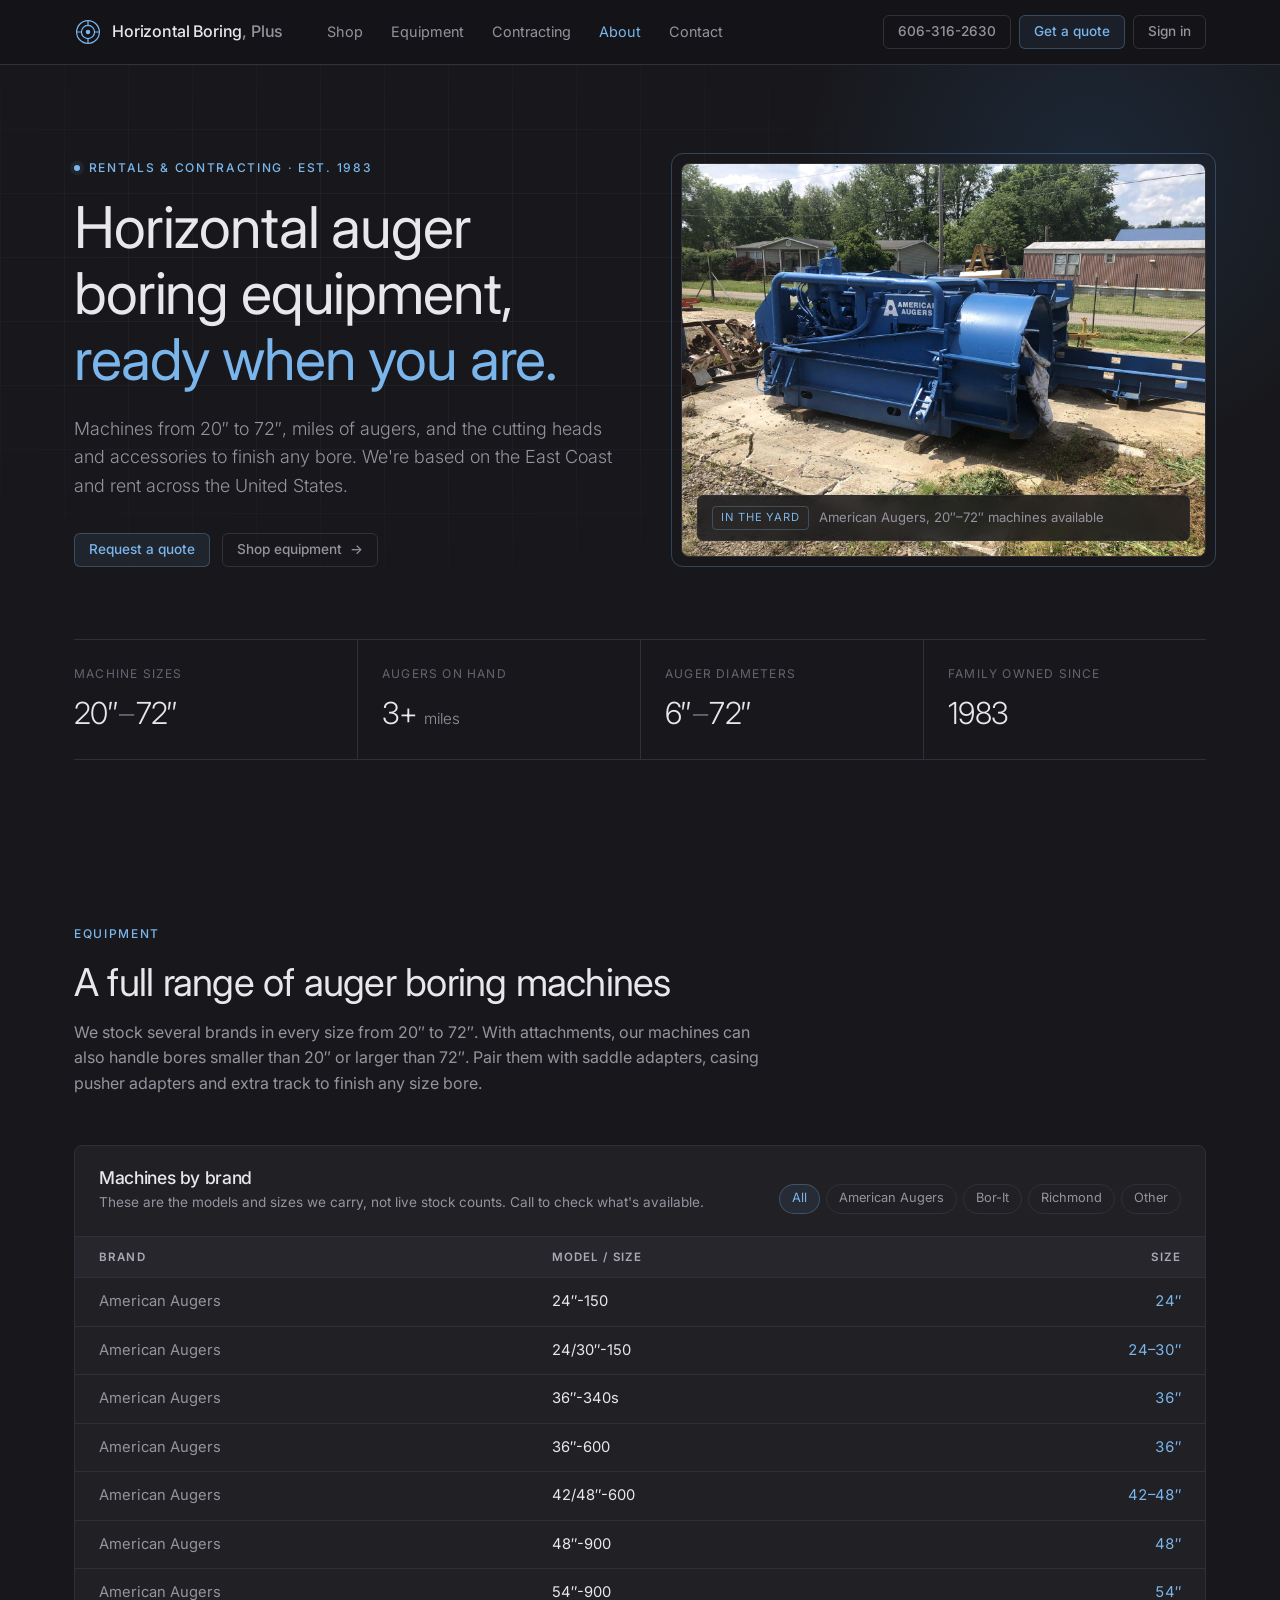
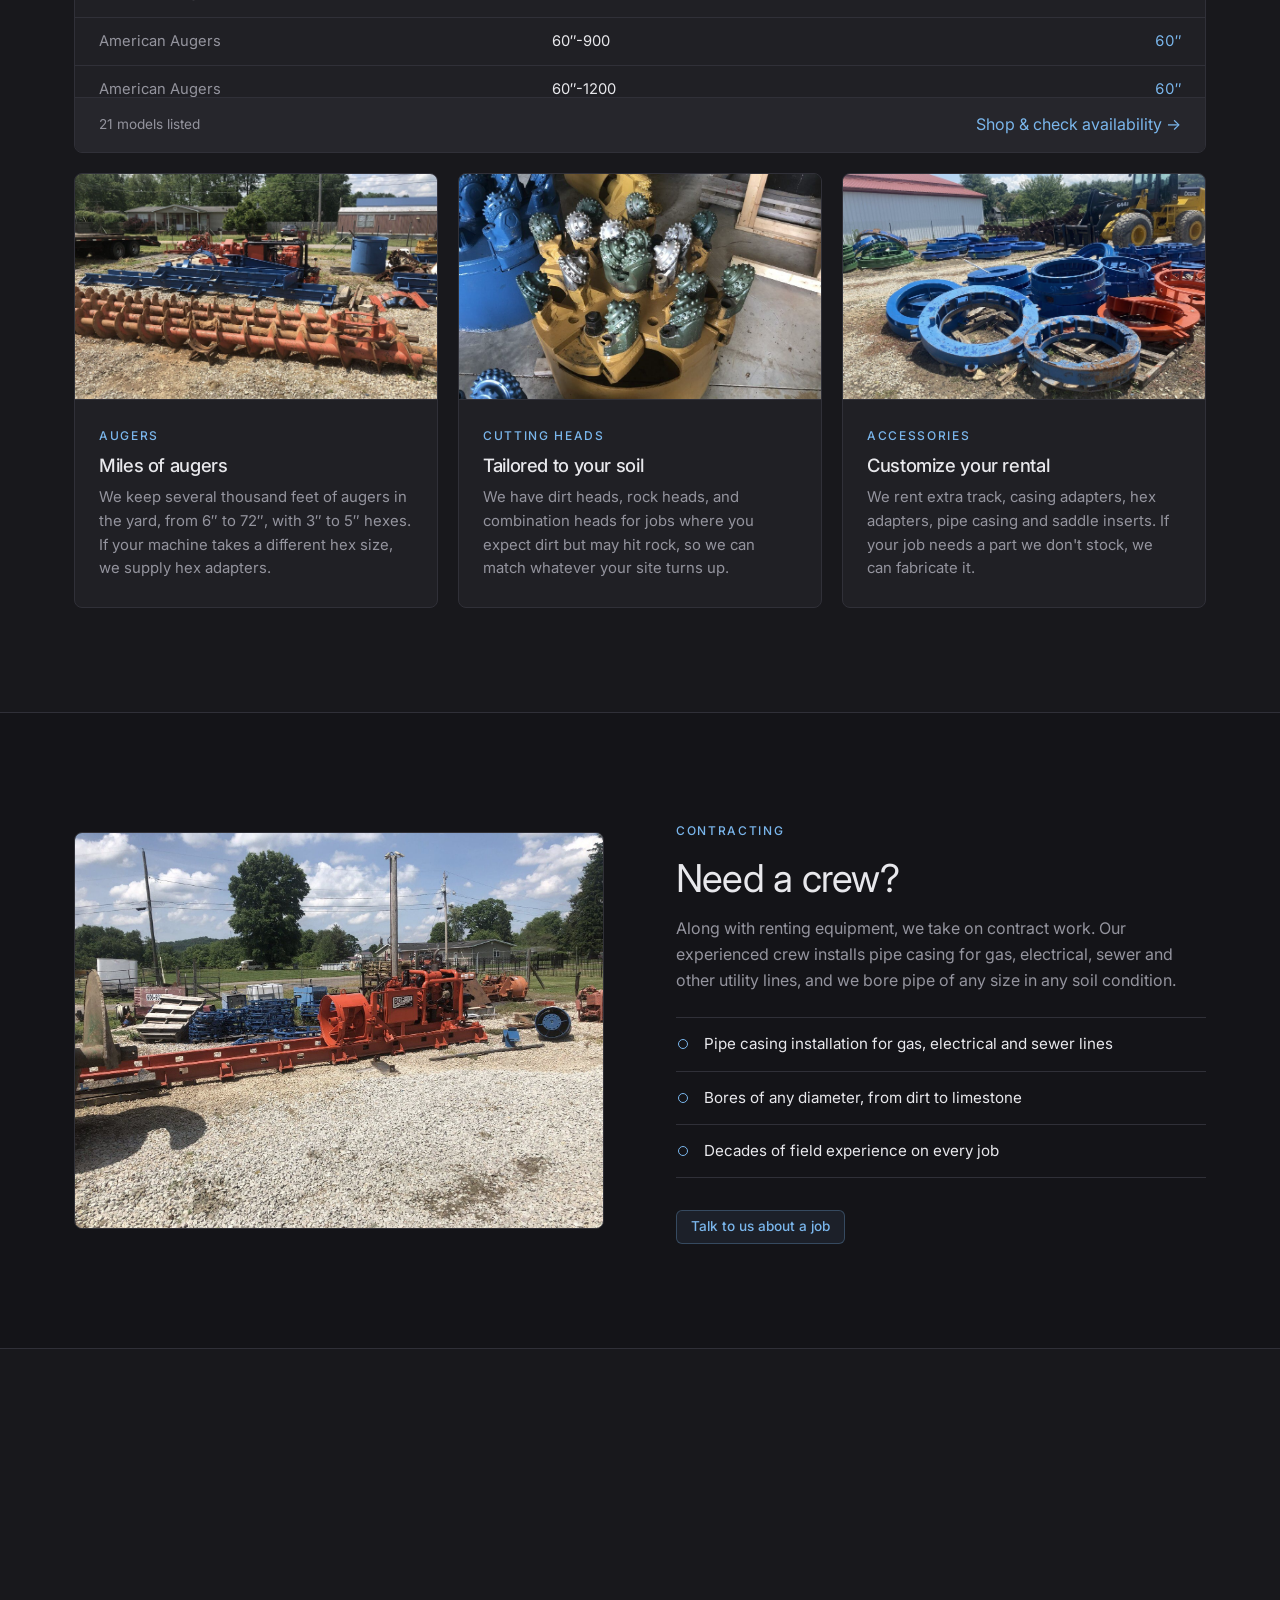
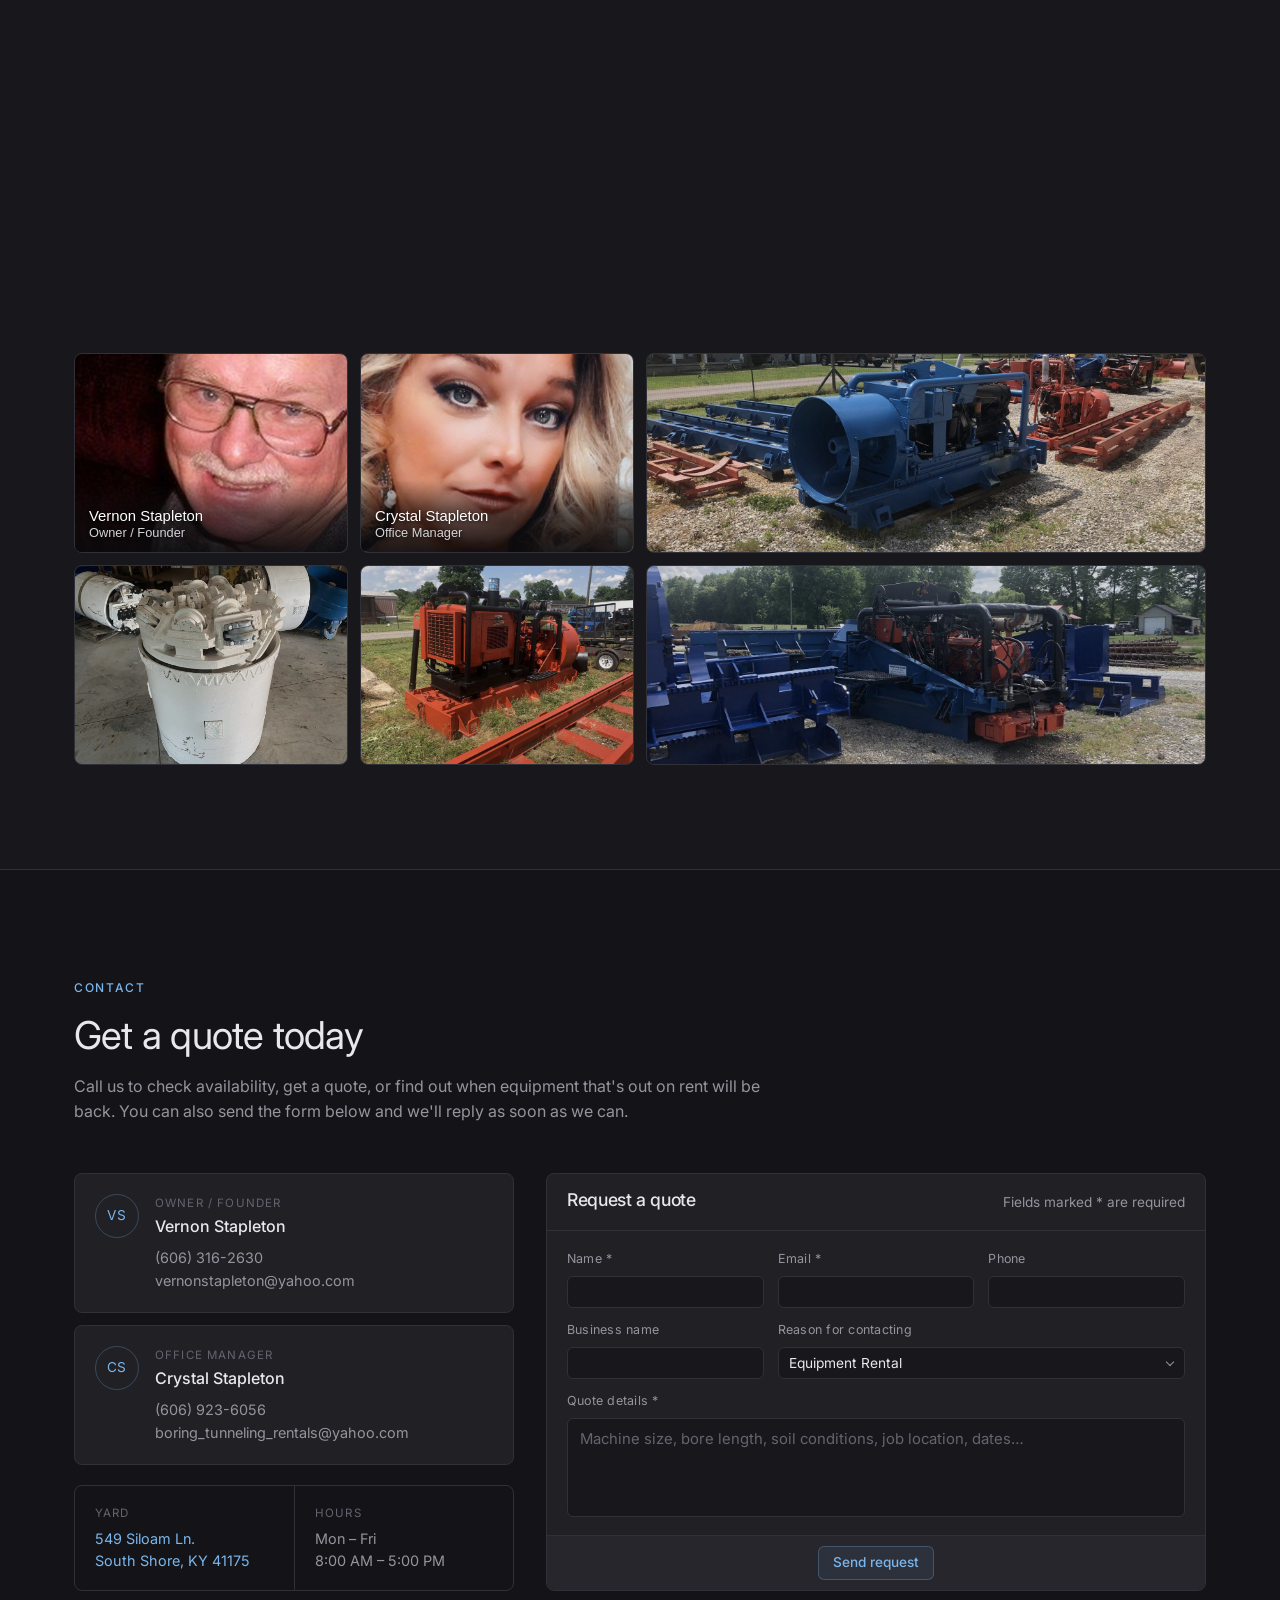
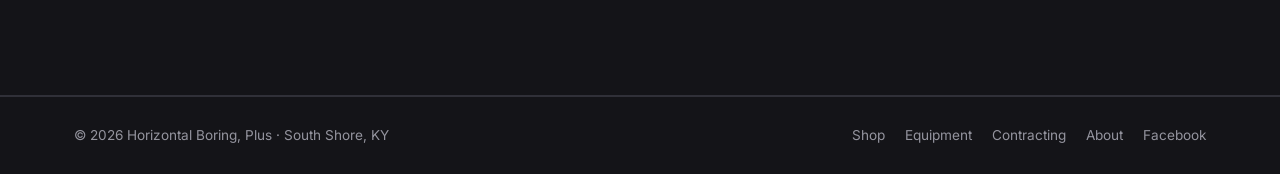
<file: index.html>
<!doctype html>
<html lang="en">
<head>
  <meta charset="utf-8">
  <meta name="viewport" content="width=device-width, initial-scale=1">
  <title>Horizontal Boring, Plus — Auger Boring Equipment Rentals & Contracting</title>
  <meta name="description" content="Family-owned since 1983. Horizontal auger boring machines from 20&quot; to 72&quot;, miles of augers, cutting heads and accessories for rent nationwide — plus experienced boring crews. South Shore, KY.">
  <meta name="theme-color" content="#18181c">
  <link rel="preconnect" href="https://fonts.googleapis.com">
  <link rel="preconnect" href="https://fonts.gstatic.com" crossorigin>
  <link href="https://fonts.googleapis.com/css2?family=Inter:wght@300;400;500;600&display=swap" rel="stylesheet">
  <link rel="stylesheet" href="assets/styles.css">
  <link rel="icon" href="data:image/svg+xml,%3Csvg xmlns='http://www.w3.org/2000/svg' viewBox='0 0 32 32'%3E%3Ccircle cx='16' cy='16' r='13' fill='none' stroke='%23378add' stroke-width='2.5'/%3E%3Ccircle cx='16' cy='16' r='5' fill='%23378add'/%3E%3C/svg%3E">
</head>
<body>

<header class="site-header" id="top">
  <div class="wrap header-inner">
    <a class="brand" href="#top" aria-label="Horizontal Boring, Plus — home">
      <svg class="brand-mark" viewBox="0 0 32 32" aria-hidden="true">
        <circle cx="16" cy="16" r="13" />
        <circle cx="16" cy="16" r="7.5" />
        <circle cx="16" cy="16" r="2.6" class="fill" />
        <path d="M16 3v5.5M16 23.5V29M3 16h5.5M23.5 16H29" />
      </svg>
      <span class="brand-text">Horizontal Boring<span class="plus">, Plus</span></span>
    </a>

    <nav class="nav" id="nav" aria-label="Primary">
      <a href="shop.html">Shop</a>
      <a href="#equipment">Equipment</a>
      <a href="#contracting">Contracting</a>
      <a href="#about">About</a>
      <a href="#contact">Contact</a>
    </nav>

    <div class="header-actions">
      <a class="btn btn-ghost btn-sm hide-sm" href="tel:+16063162630">606-316-2630</a>
      <a class="btn btn-primary btn-sm" href="#contact">Get a quote</a>
      <a class="btn btn-ghost btn-sm" href="signin.html">Sign in</a>
      <button class="nav-toggle" aria-label="Open menu" aria-expanded="false" aria-controls="nav">
        <span></span><span></span>
      </button>
    </div>
  </div>
</header>

<main>

  <!-- ─── Hero ─────────────────────────────────────────── -->
  <section class="hero">
    <div class="hero-grid-lines" aria-hidden="true"></div>
    <div class="wrap hero-inner">
      <div class="hero-copy reveal">
        <p class="eyebrow"><span class="dot"></span>Rentals &amp; contracting · Est. 1983</p>
        <h1>Horizontal auger boring equipment, <span class="accent">ready when you are.</span></h1>
        <p class="lead">Machines from 20″ to 72″, miles of augers, and the cutting heads and accessories to finish any bore. We're based on the East Coast and rent across the United States.</p>
        <div class="hero-cta">
          <a class="btn btn-primary" href="#contact">Request a quote</a>
          <a class="btn btn-ghost" href="shop.html">Shop equipment <span aria-hidden="true">→</span></a>
        </div>
      </div>

      <figure class="hero-media reveal">
        <img src="assets/img/hero.jpg" alt="Blue American Augers horizontal boring machine in the equipment yard" width="1600" height="1200" fetchpriority="high">
        <figcaption>
          <span class="tag">In the yard</span>
          American Augers, 20″–72″ machines available
        </figcaption>
      </figure>
    </div>

    <div class="wrap">
      <dl class="stats reveal">
        <div><dt>Machine sizes</dt><dd>20″<span class="sep">–</span>72″</dd></div>
        <div><dt>Augers on hand</dt><dd>3+ <small>miles</small></dd></div>
        <div><dt>Auger diameters</dt><dd>6″<span class="sep">–</span>72″</dd></div>
        <div><dt>Family owned since</dt><dd>1983</dd></div>
      </dl>
    </div>
  </section>


  <!-- ─── Equipment ────────────────────────────────────── -->
  <section class="section" id="equipment">
    <div class="wrap">
      <header class="section-head reveal">
        <p class="eyebrow">Equipment</p>
        <h2>A full range of auger boring machines</h2>
        <p class="muted">We stock several brands in every size from 20″ to 72″. With attachments, our machines can also handle bores smaller than 20″ or larger than 72″. Pair them with saddle adapters, casing pusher adapters and extra track to finish any size bore.</p>
      </header>

      <div class="panel reveal">
        <div class="panel-head">
          <div>
            <h3>Machines by brand</h3>
            <p class="muted small">These are the models and sizes we carry, not live stock counts. Call to check what's available.</p>
          </div>
          <div class="filter" role="tablist" aria-label="Filter by brand">
            <button class="chip is-active" data-filter="all" role="tab" aria-selected="true">All</button>
            <button class="chip" data-filter="american" role="tab" aria-selected="false">American Augers</button>
            <button class="chip" data-filter="borit" role="tab" aria-selected="false">Bor-It</button>
            <button class="chip" data-filter="richmond" role="tab" aria-selected="false">Richmond</button>
            <button class="chip" data-filter="other" role="tab" aria-selected="false">Other</button>
          </div>
        </div>

        <div class="table-scroll">
          <table class="data-table">
            <thead>
              <tr><th>Brand</th><th>Model / size</th><th class="num">Size</th></tr>
            </thead>
            <tbody>
              <tr data-brand="american"><td>American Augers</td><td>24″-150</td><td class="num">24″</td></tr>
              <tr data-brand="american"><td>American Augers</td><td>24/30″-150</td><td class="num">24–30″</td></tr>
              <tr data-brand="american"><td>American Augers</td><td>36″-340s</td><td class="num">36″</td></tr>
              <tr data-brand="american"><td>American Augers</td><td>36″-600</td><td class="num">36″</td></tr>
              <tr data-brand="american"><td>American Augers</td><td>42/48″-600</td><td class="num">42–48″</td></tr>
              <tr data-brand="american"><td>American Augers</td><td>48″-900</td><td class="num">48″</td></tr>
              <tr data-brand="american"><td>American Augers</td><td>54″-900</td><td class="num">54″</td></tr>
              <tr data-brand="american"><td>American Augers</td><td>60″-900</td><td class="num">60″</td></tr>
              <tr data-brand="american"><td>American Augers</td><td>60″-1200</td><td class="num">60″</td></tr>
              <tr data-brand="american"><td>American Augers</td><td>72″-1200</td><td class="num">72″</td></tr>
              <tr data-brand="borit"><td>Bor-It</td><td>Power House II</td><td class="num">20″</td></tr>
              <tr data-brand="borit"><td>Bor-It</td><td>Brute</td><td class="num">24″</td></tr>
              <tr data-brand="borit"><td>Bor-It</td><td>Power Plus</td><td class="num">30″</td></tr>
              <tr data-brand="borit"><td>Bor-It</td><td>Workhorse</td><td class="num">36″</td></tr>
              <tr data-brand="borit"><td>Bor-It</td><td>Terminator</td><td class="num">48″</td></tr>
              <tr data-brand="richmond"><td>Richmond</td><td>20″-150</td><td class="num">20″</td></tr>
              <tr data-brand="richmond"><td>Richmond</td><td>24″-150</td><td class="num">24″</td></tr>
              <tr data-brand="richmond"><td>Richmond</td><td>36″-350</td><td class="num">36″</td></tr>
              <tr data-brand="richmond"><td>Richmond</td><td>48″-500</td><td class="num">48″</td></tr>
              <tr data-brand="other"><td>BarbCo</td><td>60/72″-1200</td><td class="num">60–72″</td></tr>
              <tr data-brand="other"><td>Augers Unlimited</td><td>36″-500</td><td class="num">36″</td></tr>
            </tbody>
          </table>
        </div>
        <div class="panel-foot">
          <span class="muted small"><span id="row-count">21</span> models listed</span>
          <a class="link" href="shop.html">Shop &amp; check availability →</a>
        </div>
      </div>

      <div class="cards">
        <article class="card reveal">
          <div class="card-media"><img src="assets/img/augers.jpg" alt="Rows of horizontal augers in the yard" loading="lazy" width="1600" height="1200"></div>
          <div class="card-body">
            <p class="eyebrow">Augers</p>
            <h3>Miles of augers</h3>
            <p class="muted">We keep several thousand feet of augers in the yard, from 6″ to 72″, with 3″ to 5″ hexes. If your machine takes a different hex size, we supply hex adapters.</p>
          </div>
        </article>
        <article class="card reveal">
          <div class="card-media"><img src="assets/img/cutting-head.jpg" alt="Rock cutting head with roller cone bits" loading="lazy" width="1024" height="768"></div>
          <div class="card-body">
            <p class="eyebrow">Cutting heads</p>
            <h3>Tailored to your soil</h3>
            <p class="muted">We have dirt heads, rock heads, and combination heads for jobs where you expect dirt but may hit rock, so we can match whatever your site turns up.</p>
          </div>
        </article>
        <article class="card reveal">
          <div class="card-media"><img src="assets/img/accessories.jpg" alt="Casing adapters and saddles stacked in the yard" loading="lazy" width="1600" height="1200"></div>
          <div class="card-body">
            <p class="eyebrow">Accessories</p>
            <h3>Customize your rental</h3>
            <p class="muted">We rent extra track, casing adapters, hex adapters, pipe casing and saddle inserts. If your job needs a part we don't stock, we can fabricate it.</p>
          </div>
        </article>
      </div>
    </div>
  </section>

  <!-- ─── Contracting ──────────────────────────────────── -->
  <section class="section section-alt" id="contracting">
    <div class="wrap split">
      <figure class="split-media reveal">
        <img src="assets/img/crew.jpg" alt="Orange auger boring machine on track ready for a job" loading="lazy" width="1600" height="1200">
      </figure>
      <div class="split-copy reveal">
        <p class="eyebrow">Contracting</p>
        <h2>Need a crew?</h2>
        <p class="muted">Along with renting equipment, we take on contract work. Our experienced crew installs pipe casing for gas, electrical, sewer and other utility lines, and we bore pipe of any size in any soil condition.</p>
        <ul class="checklist">
          <li>Pipe casing installation for gas, electrical and sewer lines</li>
          <li>Bores of any diameter, from dirt to limestone</li>
          <li>Decades of field experience on every job</li>
        </ul>
        <a class="btn btn-primary" href="#contact" data-reason="Contracting Work">Talk to us about a job</a>
      </div>
    </div>
  </section>

  <!-- ─── About ────────────────────────────────────────── -->
  <section class="section" id="about">
    <div class="wrap about">
      <header class="section-head reveal">
        <p class="eyebrow">About</p>
        <h2>Built from scratch, run by family</h2>
      </header>
      <div class="about-grid">
        <div class="reveal">
          <p class="lead-sm">Vernon Stapleton founded Horizontal Boring, Plus in 1983 without a single piece of equipment. After years of hard contracting work, the business built up one of the larger auger boring inventories around.</p>
          <p class="muted">Today we have several boring machines in every size, more than three miles of augers, and a yard full of saddles, tracks, casing adapters and hex adapters. That inventory comes with decades of experience, so you can count on us for any auger boring job.</p>
          <p class="muted">The Stapleton family still owns and runs the business, and we value long working relationships and straight answers.</p>
        </div>
        <ol class="timeline reveal">
          <li><span class="yr">1983</span><span>Founded by Vernon Stapleton, starting with no equipment.</span></li>
          <li><span class="yr">Growth</span><span>Years of contracting work build up the machine and auger fleet.</span></li>
          <li><span class="yr">Today</span><span>Machines from 20″ to 72″, 3+ miles of augers, and rentals nationwide.</span></li>
        </ol>
      </div>

      <div class="gallery reveal" aria-label="Equipment gallery">
        <button class="g-item g-person" data-src="assets/img/vern.jpg"><img src="assets/img/vern-face.jpg" alt="Vernon Stapleton" loading="lazy"><span class="g-cap"><strong>Vernon Stapleton</strong>Owner / Founder</span></button>
        <button class="g-item g-person" data-src="assets/img/crystal.jpg"><img src="assets/img/crystal.jpg" alt="Crystal Stapleton" loading="lazy" style="object-position: 50% 86%"><span class="g-cap"><strong>Crystal Stapleton</strong>Office Manager</span></button>
        <button class="g-item g-wide" data-src="assets/img/gallery-1.jpg"><img src="assets/img/gallery-1.jpg" alt="Blue boring machine with orange track sections" loading="lazy"></button>
        <button class="g-item" data-src="assets/img/gallery-3.jpg"><img src="assets/img/gallery-3.jpg" alt="Large cutting head with carbide teeth" loading="lazy"></button>
        <button class="g-item" data-src="assets/img/gallery-2.jpg"><img src="assets/img/gallery-2.jpg" alt="Orange boring machine power unit" loading="lazy"></button>
        <button class="g-item g-wide" data-src="assets/img/gallery-4.jpg"><img src="assets/img/gallery-4.jpg" alt="Blue boring machine on track" loading="lazy"></button>
      </div>
    </div>
  </section>

  <!-- ─── Contact ──────────────────────────────────────── -->
  <section class="section section-alt" id="contact">
    <div class="wrap">
      <header class="section-head reveal">
        <p class="eyebrow">Contact</p>
        <h2>Get a quote today</h2>
        <p class="muted">Call us to check availability, get a quote, or find out when equipment that's out on rent will be back. You can also send the form below and we'll reply as soon as we can.</p>
      </header>

      <div class="contact-grid">
        <aside class="contact-side reveal">
          <div class="person">
            <div class="avatar" aria-hidden="true">VS</div>
            <div>
              <p class="role">Owner / Founder</p>
              <p class="name">Vernon Stapleton</p>
              <a class="line" href="tel:+16063162630">(606) 316-2630</a>
              <a class="line" href="mailto:vernonstapleton@yahoo.com">vernonstapleton@yahoo.com</a>
            </div>
          </div>
          <div class="person">
            <div class="avatar" aria-hidden="true">CS</div>
            <div>
              <p class="role">Office Manager</p>
              <p class="name">Crystal Stapleton</p>
              <a class="line" href="tel:+16069236056">(606) 923-6056</a>
              <a class="line" href="mailto:boring_tunneling_rentals@yahoo.com">boring_tunneling_rentals@yahoo.com</a>
            </div>
          </div>

          <dl class="meta">
            <div>
              <dt>Yard</dt>
              <dd><a class="link" href="https://www.google.com/maps/place/549+Siloam+Ln,+South+Shore,+KY+41175" target="_blank" rel="noopener">549 Siloam Ln.<br>South Shore, KY 41175</a></dd>
            </div>
            <div>
              <dt>Hours</dt>
              <dd>Mon – Fri<br>8:00 AM – 5:00 PM</dd>
            </div>
          </dl>
        </aside>

        <form class="panel form reveal" id="quote-form" novalidate>
          <div class="panel-head"><h3>Request a quote</h3><span class="muted small">Fields marked * are required</span></div>
          <div class="form-body">
            <div class="field">
              <label for="f-name">Name *</label>
              <input id="f-name" name="name" type="text" autocomplete="name" required>
            </div>
            <div class="field">
              <label for="f-email">Email *</label>
              <input id="f-email" name="email" type="email" autocomplete="email" required>
            </div>
            <div class="field">
              <label for="f-phone">Phone</label>
              <input id="f-phone" name="phone" type="tel" autocomplete="tel">
            </div>
            <div class="field">
              <label for="f-business">Business name</label>
              <input id="f-business" name="business" type="text" autocomplete="organization">
            </div>
            <div class="field field-span2">
              <label for="f-reason">Reason for contacting</label>
              <div class="select">
                <select id="f-reason" name="reason">
                  <option>Equipment Rental</option>
                  <option>Contracting Work</option>
                  <option>Customer Service</option>
                </select>
              </div>
            </div>
            <div class="field field-full field-grow">
              <label for="f-details">Quote details *</label>
              <textarea id="f-details" name="details" rows="2" placeholder="Machine size, bore length, soil conditions, job location, dates…" required></textarea>
            </div>
          </div>
          <div class="panel-foot">
            <span class="form-status muted small" id="form-status" role="status"></span>
            <button class="btn btn-primary btn-sm" type="submit">Send request</button>
          </div>
        </form>
      </div>
    </div>
  </section>
</main>

<footer class="site-footer">
  <div class="wrap footer-inner">
    <span class="muted small">© <span id="year">2026</span> Horizontal Boring, Plus · South Shore, KY</span>
    <nav class="footer-links">
      <a href="shop.html">Shop</a>
      <a href="#equipment">Equipment</a>
      <a href="#contracting">Contracting</a>
      <a href="#about">About</a>
      <a href="https://www.facebook.com/profile.php?id=100054457840156" target="_blank" rel="noopener">Facebook</a>
    </nav>
  </div>
</footer>

<dialog class="lightbox" id="lightbox">
  <button class="lightbox-close" aria-label="Close">×</button>
  <img alt="">
</dialog>

<script src="assets/main.js"></script>
</body>
</html>
</file>
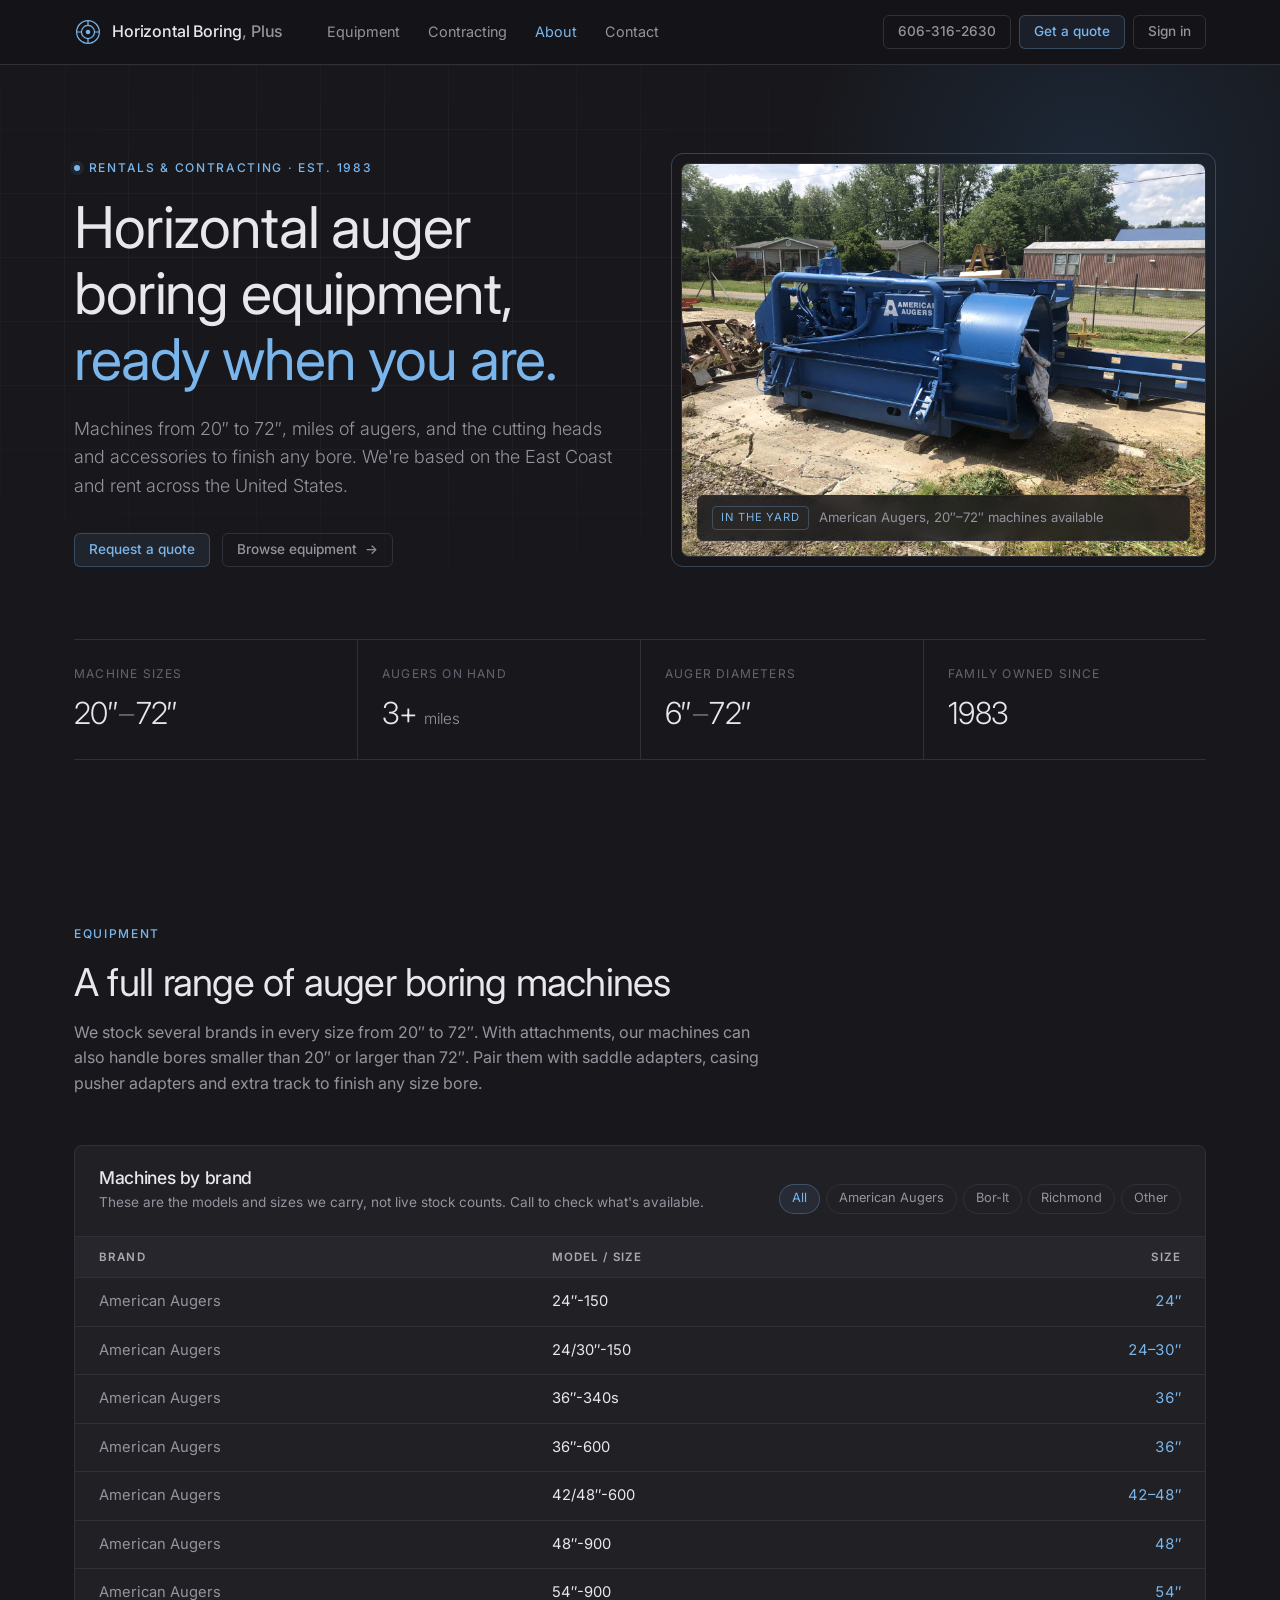
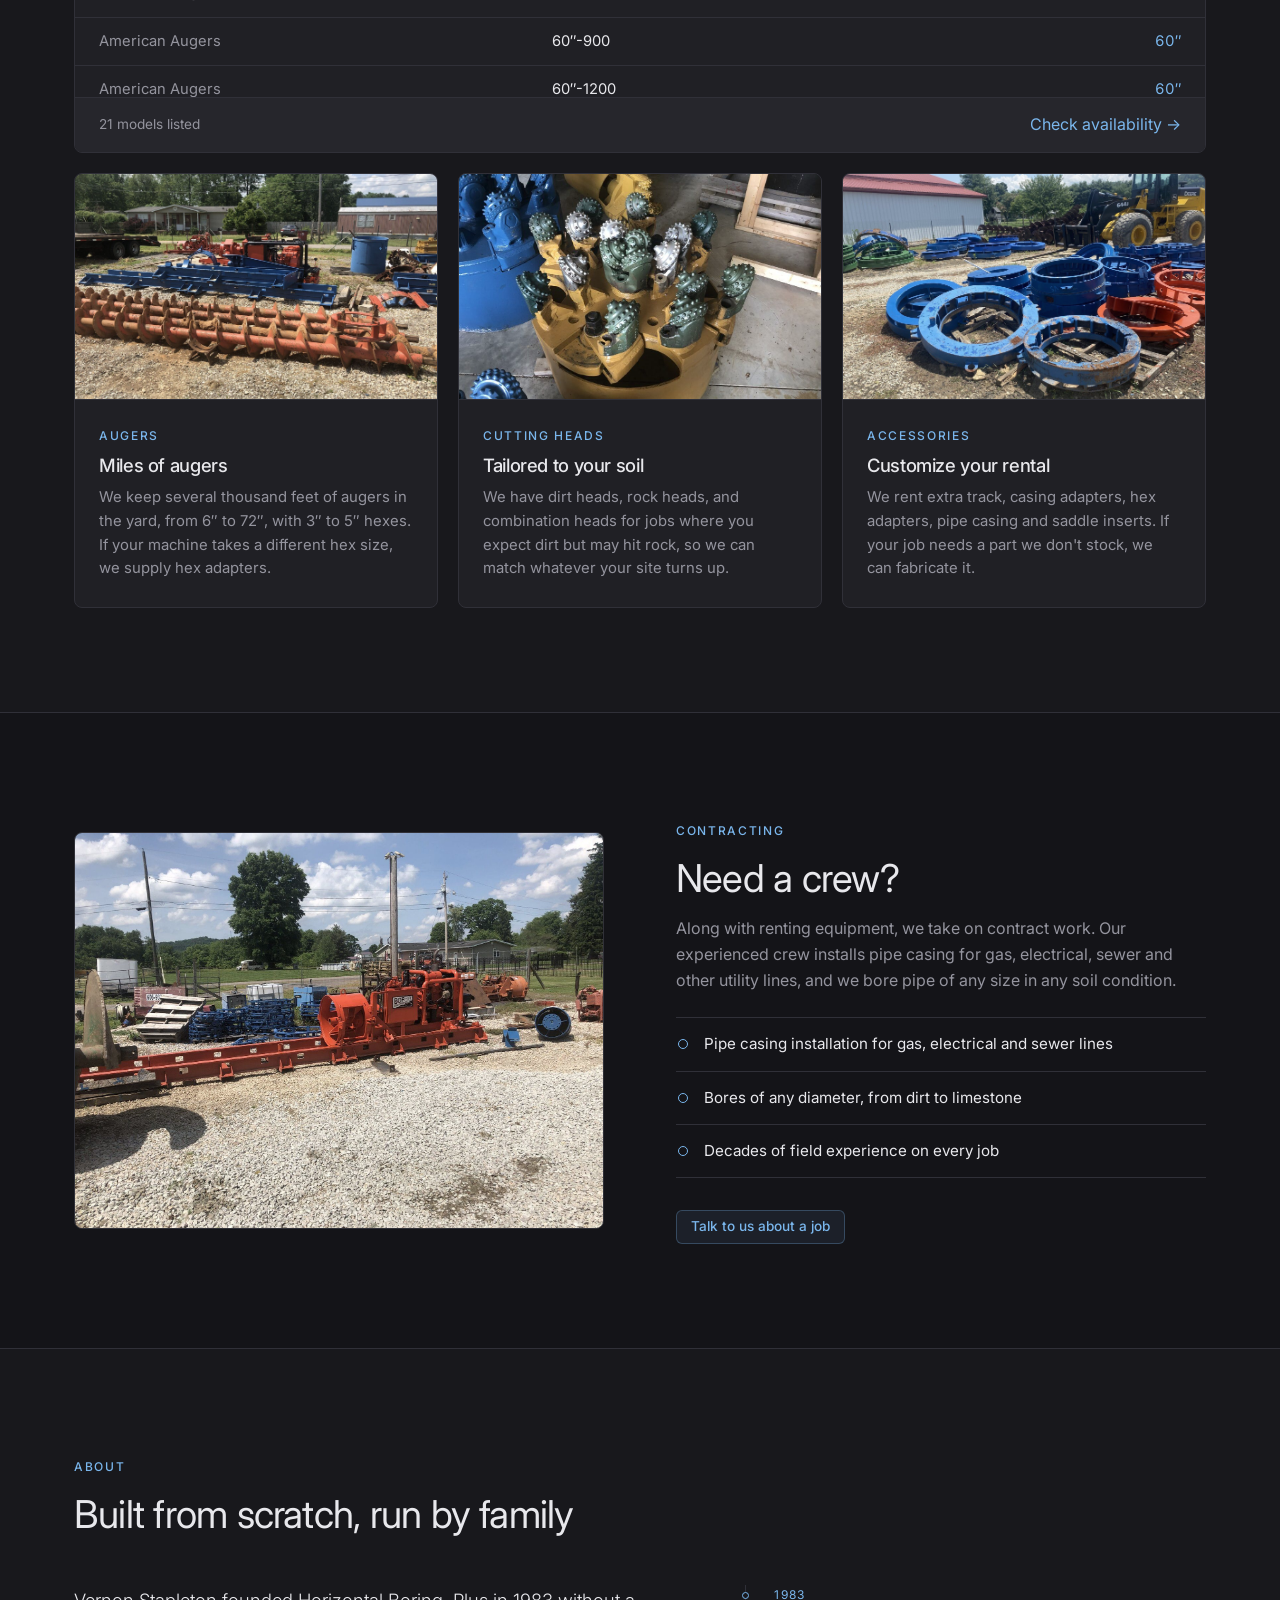
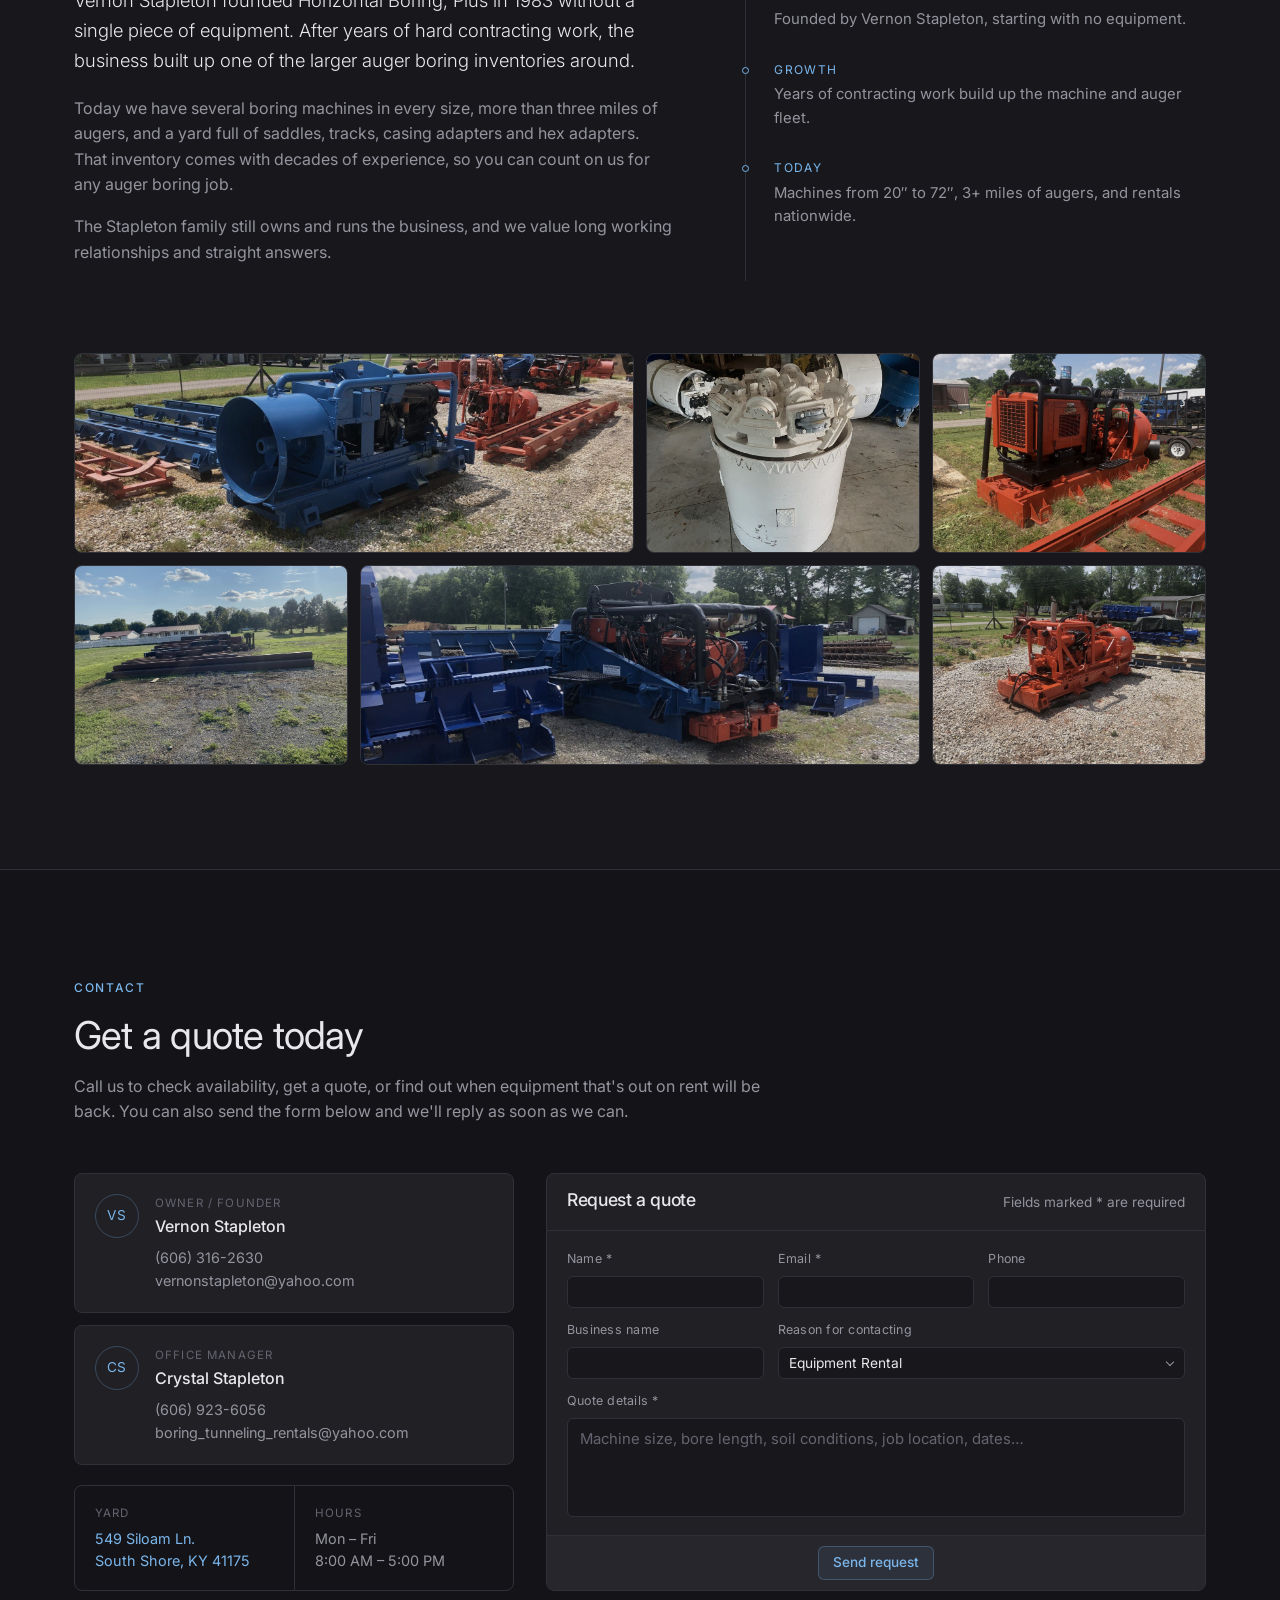
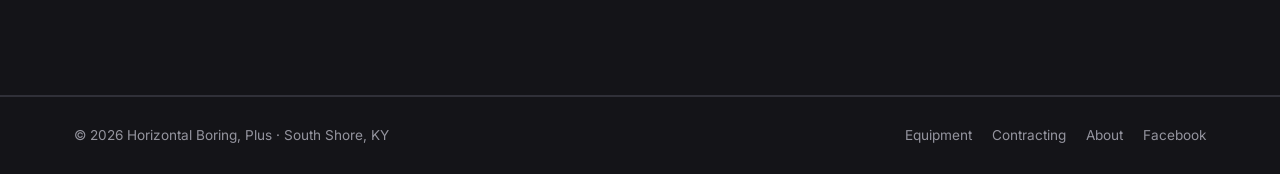
<file: site/index.html>
<!doctype html>
<html lang="en">
<head>
  <meta charset="utf-8">
  <meta name="viewport" content="width=device-width, initial-scale=1">
  <title>Horizontal Boring, Plus — Auger Boring Equipment Rentals & Contracting</title>
  <meta name="description" content="Family-owned since 1983. Horizontal auger boring machines from 20&quot; to 72&quot;, miles of augers, cutting heads and accessories for rent nationwide — plus experienced boring crews. South Shore, KY.">
  <meta name="theme-color" content="#18181c">
  <link rel="preconnect" href="https://fonts.googleapis.com">
  <link rel="preconnect" href="https://fonts.gstatic.com" crossorigin>
  <link href="https://fonts.googleapis.com/css2?family=Inter:wght@300;400;500;600&display=swap" rel="stylesheet">
  <link rel="stylesheet" href="assets/styles.css">
  <link rel="icon" href="data:image/svg+xml,%3Csvg xmlns='http://www.w3.org/2000/svg' viewBox='0 0 32 32'%3E%3Ccircle cx='16' cy='16' r='13' fill='none' stroke='%23378add' stroke-width='2.5'/%3E%3Ccircle cx='16' cy='16' r='5' fill='%23378add'/%3E%3C/svg%3E">
</head>
<body>

<header class="site-header" id="top">
  <div class="wrap header-inner">
    <a class="brand" href="#top" aria-label="Horizontal Boring, Plus — home">
      <svg class="brand-mark" viewBox="0 0 32 32" aria-hidden="true">
        <circle cx="16" cy="16" r="13" />
        <circle cx="16" cy="16" r="7.5" />
        <circle cx="16" cy="16" r="2.6" class="fill" />
        <path d="M16 3v5.5M16 23.5V29M3 16h5.5M23.5 16H29" />
      </svg>
      <span class="brand-text">Horizontal Boring<span class="plus">, Plus</span></span>
    </a>

    <nav class="nav" id="nav" aria-label="Primary">
      <a href="#equipment">Equipment</a>
      <a href="#contracting">Contracting</a>
      <a href="#about">About</a>
      <a href="#contact">Contact</a>
    </nav>

    <div class="header-actions">
      <a class="btn btn-ghost btn-sm hide-sm" href="tel:+16063162630">606-316-2630</a>
      <a class="btn btn-primary btn-sm" href="#contact">Get a quote</a>
      <a class="btn btn-ghost btn-sm" href="signin.html">Sign in</a>
      <button class="nav-toggle" aria-label="Open menu" aria-expanded="false" aria-controls="nav">
        <span></span><span></span>
      </button>
    </div>
  </div>
</header>

<main>

  <!-- ─── Hero ─────────────────────────────────────────── -->
  <section class="hero">
    <div class="hero-grid-lines" aria-hidden="true"></div>
    <div class="wrap hero-inner">
      <div class="hero-copy reveal">
        <p class="eyebrow"><span class="dot"></span>Rentals &amp; contracting · Est. 1983</p>
        <h1>Horizontal auger boring equipment, <span class="accent">ready when you are.</span></h1>
        <p class="lead">Machines from 20″ to 72″, miles of augers, and the cutting heads and accessories to finish any bore. We're based on the East Coast and rent across the United States.</p>
        <div class="hero-cta">
          <a class="btn btn-primary" href="#contact">Request a quote</a>
          <a class="btn btn-ghost" href="#equipment">Browse equipment <span aria-hidden="true">→</span></a>
        </div>
      </div>

      <figure class="hero-media reveal">
        <img src="assets/img/hero.jpg" alt="Blue American Augers horizontal boring machine in the equipment yard" width="1600" height="1200" fetchpriority="high">
        <figcaption>
          <span class="tag">In the yard</span>
          American Augers, 20″–72″ machines available
        </figcaption>
      </figure>
    </div>

    <div class="wrap">
      <dl class="stats reveal">
        <div><dt>Machine sizes</dt><dd>20″<span class="sep">–</span>72″</dd></div>
        <div><dt>Augers on hand</dt><dd>3+ <small>miles</small></dd></div>
        <div><dt>Auger diameters</dt><dd>6″<span class="sep">–</span>72″</dd></div>
        <div><dt>Family owned since</dt><dd>1983</dd></div>
      </dl>
    </div>
  </section>


  <!-- ─── Equipment ────────────────────────────────────── -->
  <section class="section" id="equipment">
    <div class="wrap">
      <header class="section-head reveal">
        <p class="eyebrow">Equipment</p>
        <h2>A full range of auger boring machines</h2>
        <p class="muted">We stock several brands in every size from 20″ to 72″. With attachments, our machines can also handle bores smaller than 20″ or larger than 72″. Pair them with saddle adapters, casing pusher adapters and extra track to finish any size bore.</p>
      </header>

      <div class="panel reveal">
        <div class="panel-head">
          <div>
            <h3>Machines by brand</h3>
            <p class="muted small">These are the models and sizes we carry, not live stock counts. Call to check what's available.</p>
          </div>
          <div class="filter" role="tablist" aria-label="Filter by brand">
            <button class="chip is-active" data-filter="all" role="tab" aria-selected="true">All</button>
            <button class="chip" data-filter="american" role="tab" aria-selected="false">American Augers</button>
            <button class="chip" data-filter="borit" role="tab" aria-selected="false">Bor-It</button>
            <button class="chip" data-filter="richmond" role="tab" aria-selected="false">Richmond</button>
            <button class="chip" data-filter="other" role="tab" aria-selected="false">Other</button>
          </div>
        </div>

        <div class="table-scroll">
          <table class="data-table">
            <thead>
              <tr><th>Brand</th><th>Model / size</th><th class="num">Size</th></tr>
            </thead>
            <tbody>
              <tr data-brand="american"><td>American Augers</td><td>24″-150</td><td class="num">24″</td></tr>
              <tr data-brand="american"><td>American Augers</td><td>24/30″-150</td><td class="num">24–30″</td></tr>
              <tr data-brand="american"><td>American Augers</td><td>36″-340s</td><td class="num">36″</td></tr>
              <tr data-brand="american"><td>American Augers</td><td>36″-600</td><td class="num">36″</td></tr>
              <tr data-brand="american"><td>American Augers</td><td>42/48″-600</td><td class="num">42–48″</td></tr>
              <tr data-brand="american"><td>American Augers</td><td>48″-900</td><td class="num">48″</td></tr>
              <tr data-brand="american"><td>American Augers</td><td>54″-900</td><td class="num">54″</td></tr>
              <tr data-brand="american"><td>American Augers</td><td>60″-900</td><td class="num">60″</td></tr>
              <tr data-brand="american"><td>American Augers</td><td>60″-1200</td><td class="num">60″</td></tr>
              <tr data-brand="american"><td>American Augers</td><td>72″-1200</td><td class="num">72″</td></tr>
              <tr data-brand="borit"><td>Bor-It</td><td>Power House II</td><td class="num">20″</td></tr>
              <tr data-brand="borit"><td>Bor-It</td><td>Brute</td><td class="num">24″</td></tr>
              <tr data-brand="borit"><td>Bor-It</td><td>Power Plus</td><td class="num">30″</td></tr>
              <tr data-brand="borit"><td>Bor-It</td><td>Workhorse</td><td class="num">36″</td></tr>
              <tr data-brand="borit"><td>Bor-It</td><td>Terminator</td><td class="num">48″</td></tr>
              <tr data-brand="richmond"><td>Richmond</td><td>20″-150</td><td class="num">20″</td></tr>
              <tr data-brand="richmond"><td>Richmond</td><td>24″-150</td><td class="num">24″</td></tr>
              <tr data-brand="richmond"><td>Richmond</td><td>36″-350</td><td class="num">36″</td></tr>
              <tr data-brand="richmond"><td>Richmond</td><td>48″-500</td><td class="num">48″</td></tr>
              <tr data-brand="other"><td>BarbCo</td><td>60/72″-1200</td><td class="num">60–72″</td></tr>
              <tr data-brand="other"><td>Augers Unlimited</td><td>36″-500</td><td class="num">36″</td></tr>
            </tbody>
          </table>
        </div>
        <div class="panel-foot">
          <span class="muted small"><span id="row-count">21</span> models listed</span>
          <a class="link" href="#contact">Check availability →</a>
        </div>
      </div>

      <div class="cards">
        <article class="card reveal">
          <div class="card-media"><img src="assets/img/augers.jpg" alt="Rows of horizontal augers in the yard" loading="lazy" width="1600" height="1200"></div>
          <div class="card-body">
            <p class="eyebrow">Augers</p>
            <h3>Miles of augers</h3>
            <p class="muted">We keep several thousand feet of augers in the yard, from 6″ to 72″, with 3″ to 5″ hexes. If your machine takes a different hex size, we supply hex adapters.</p>
          </div>
        </article>
        <article class="card reveal">
          <div class="card-media"><img src="assets/img/cutting-head.jpg" alt="Rock cutting head with roller cone bits" loading="lazy" width="1024" height="768"></div>
          <div class="card-body">
            <p class="eyebrow">Cutting heads</p>
            <h3>Tailored to your soil</h3>
            <p class="muted">We have dirt heads, rock heads, and combination heads for jobs where you expect dirt but may hit rock, so we can match whatever your site turns up.</p>
          </div>
        </article>
        <article class="card reveal">
          <div class="card-media"><img src="assets/img/accessories.jpg" alt="Casing adapters and saddles stacked in the yard" loading="lazy" width="1600" height="1200"></div>
          <div class="card-body">
            <p class="eyebrow">Accessories</p>
            <h3>Customize your rental</h3>
            <p class="muted">We rent extra track, casing adapters, hex adapters, pipe casing and saddle inserts. If your job needs a part we don't stock, we can fabricate it.</p>
          </div>
        </article>
      </div>
    </div>
  </section>

  <!-- ─── Contracting ──────────────────────────────────── -->
  <section class="section section-alt" id="contracting">
    <div class="wrap split">
      <figure class="split-media reveal">
        <img src="assets/img/crew.jpg" alt="Orange auger boring machine on track ready for a job" loading="lazy" width="1600" height="1200">
      </figure>
      <div class="split-copy reveal">
        <p class="eyebrow">Contracting</p>
        <h2>Need a crew?</h2>
        <p class="muted">Along with renting equipment, we take on contract work. Our experienced crew installs pipe casing for gas, electrical, sewer and other utility lines, and we bore pipe of any size in any soil condition.</p>
        <ul class="checklist">
          <li>Pipe casing installation for gas, electrical and sewer lines</li>
          <li>Bores of any diameter, from dirt to limestone</li>
          <li>Decades of field experience on every job</li>
        </ul>
        <a class="btn btn-primary" href="#contact" data-reason="Contracting Work">Talk to us about a job</a>
      </div>
    </div>
  </section>

  <!-- ─── About ────────────────────────────────────────── -->
  <section class="section" id="about">
    <div class="wrap about">
      <header class="section-head reveal">
        <p class="eyebrow">About</p>
        <h2>Built from scratch, run by family</h2>
      </header>
      <div class="about-grid">
        <div class="reveal">
          <p class="lead-sm">Vernon Stapleton founded Horizontal Boring, Plus in 1983 without a single piece of equipment. After years of hard contracting work, the business built up one of the larger auger boring inventories around.</p>
          <p class="muted">Today we have several boring machines in every size, more than three miles of augers, and a yard full of saddles, tracks, casing adapters and hex adapters. That inventory comes with decades of experience, so you can count on us for any auger boring job.</p>
          <p class="muted">The Stapleton family still owns and runs the business, and we value long working relationships and straight answers.</p>
        </div>
        <ol class="timeline reveal">
          <li><span class="yr">1983</span><span>Founded by Vernon Stapleton, starting with no equipment.</span></li>
          <li><span class="yr">Growth</span><span>Years of contracting work build up the machine and auger fleet.</span></li>
          <li><span class="yr">Today</span><span>Machines from 20″ to 72″, 3+ miles of augers, and rentals nationwide.</span></li>
        </ol>
      </div>

      <div class="gallery reveal" aria-label="Equipment gallery">
        <button class="g-item g-wide" data-src="assets/img/gallery-1.jpg"><img src="assets/img/gallery-1.jpg" alt="Blue boring machine with orange track sections" loading="lazy"></button>
        <button class="g-item" data-src="assets/img/gallery-3.jpg"><img src="assets/img/gallery-3.jpg" alt="Large cutting head with carbide teeth" loading="lazy"></button>
        <button class="g-item" data-src="assets/img/gallery-2.jpg"><img src="assets/img/gallery-2.jpg" alt="Orange boring machine power unit" loading="lazy"></button>
        <button class="g-item" data-src="assets/img/gallery-5.jpg"><img src="assets/img/gallery-5.jpg" alt="Steel pipe casing staged in a field" loading="lazy"></button>
        <button class="g-item g-wide" data-src="assets/img/gallery-4.jpg"><img src="assets/img/gallery-4.jpg" alt="Blue boring machine on track" loading="lazy"></button>
        <button class="g-item" data-src="assets/img/gallery-6.jpg"><img src="assets/img/gallery-6.jpg" alt="Orange boring machine on concrete pad" loading="lazy"></button>
      </div>
    </div>
  </section>

  <!-- ─── Contact ──────────────────────────────────────── -->
  <section class="section section-alt" id="contact">
    <div class="wrap">
      <header class="section-head reveal">
        <p class="eyebrow">Contact</p>
        <h2>Get a quote today</h2>
        <p class="muted">Call us to check availability, get a quote, or find out when equipment that's out on rent will be back. You can also send the form below and we'll reply as soon as we can.</p>
      </header>

      <div class="contact-grid">
        <aside class="contact-side reveal">
          <div class="person">
            <div class="avatar" aria-hidden="true">VS</div>
            <div>
              <p class="role">Owner / Founder</p>
              <p class="name">Vernon Stapleton</p>
              <a class="line" href="tel:+16063162630">(606) 316-2630</a>
              <a class="line" href="mailto:vernonstapleton@yahoo.com">vernonstapleton@yahoo.com</a>
            </div>
          </div>
          <div class="person">
            <div class="avatar" aria-hidden="true">CS</div>
            <div>
              <p class="role">Office Manager</p>
              <p class="name">Crystal Stapleton</p>
              <a class="line" href="tel:+16069236056">(606) 923-6056</a>
              <a class="line" href="mailto:boring_tunneling_rentals@yahoo.com">boring_tunneling_rentals@yahoo.com</a>
            </div>
          </div>

          <dl class="meta">
            <div>
              <dt>Yard</dt>
              <dd><a class="link" href="https://www.google.com/maps/place/549+Siloam+Ln,+South+Shore,+KY+41175" target="_blank" rel="noopener">549 Siloam Ln.<br>South Shore, KY 41175</a></dd>
            </div>
            <div>
              <dt>Hours</dt>
              <dd>Mon – Fri<br>8:00 AM – 5:00 PM</dd>
            </div>
          </dl>
        </aside>

        <form class="panel form reveal" id="quote-form" novalidate>
          <div class="panel-head"><h3>Request a quote</h3><span class="muted small">Fields marked * are required</span></div>
          <div class="form-body">
            <div class="field">
              <label for="f-name">Name *</label>
              <input id="f-name" name="name" type="text" autocomplete="name" required>
            </div>
            <div class="field">
              <label for="f-email">Email *</label>
              <input id="f-email" name="email" type="email" autocomplete="email" required>
            </div>
            <div class="field">
              <label for="f-phone">Phone</label>
              <input id="f-phone" name="phone" type="tel" autocomplete="tel">
            </div>
            <div class="field">
              <label for="f-business">Business name</label>
              <input id="f-business" name="business" type="text" autocomplete="organization">
            </div>
            <div class="field field-span2">
              <label for="f-reason">Reason for contacting</label>
              <div class="select">
                <select id="f-reason" name="reason">
                  <option>Equipment Rental</option>
                  <option>Contracting Work</option>
                  <option>Customer Service</option>
                </select>
              </div>
            </div>
            <div class="field field-full field-grow">
              <label for="f-details">Quote details *</label>
              <textarea id="f-details" name="details" rows="2" placeholder="Machine size, bore length, soil conditions, job location, dates…" required></textarea>
            </div>
          </div>
          <div class="panel-foot">
            <span class="form-status muted small" id="form-status" role="status"></span>
            <button class="btn btn-primary btn-sm" type="submit">Send request</button>
          </div>
        </form>
      </div>
    </div>
  </section>
</main>

<footer class="site-footer">
  <div class="wrap footer-inner">
    <span class="muted small">© <span id="year">2026</span> Horizontal Boring, Plus · South Shore, KY</span>
    <nav class="footer-links">
      <a href="#equipment">Equipment</a>
      <a href="#contracting">Contracting</a>
      <a href="#about">About</a>
      <a href="https://www.facebook.com/profile.php?id=100054457840156" target="_blank" rel="noopener">Facebook</a>
    </nav>
  </div>
</footer>

<dialog class="lightbox" id="lightbox">
  <button class="lightbox-close" aria-label="Close">×</button>
  <img alt="">
</dialog>

<script src="assets/main.js"></script>
</body>
</html>
</file>
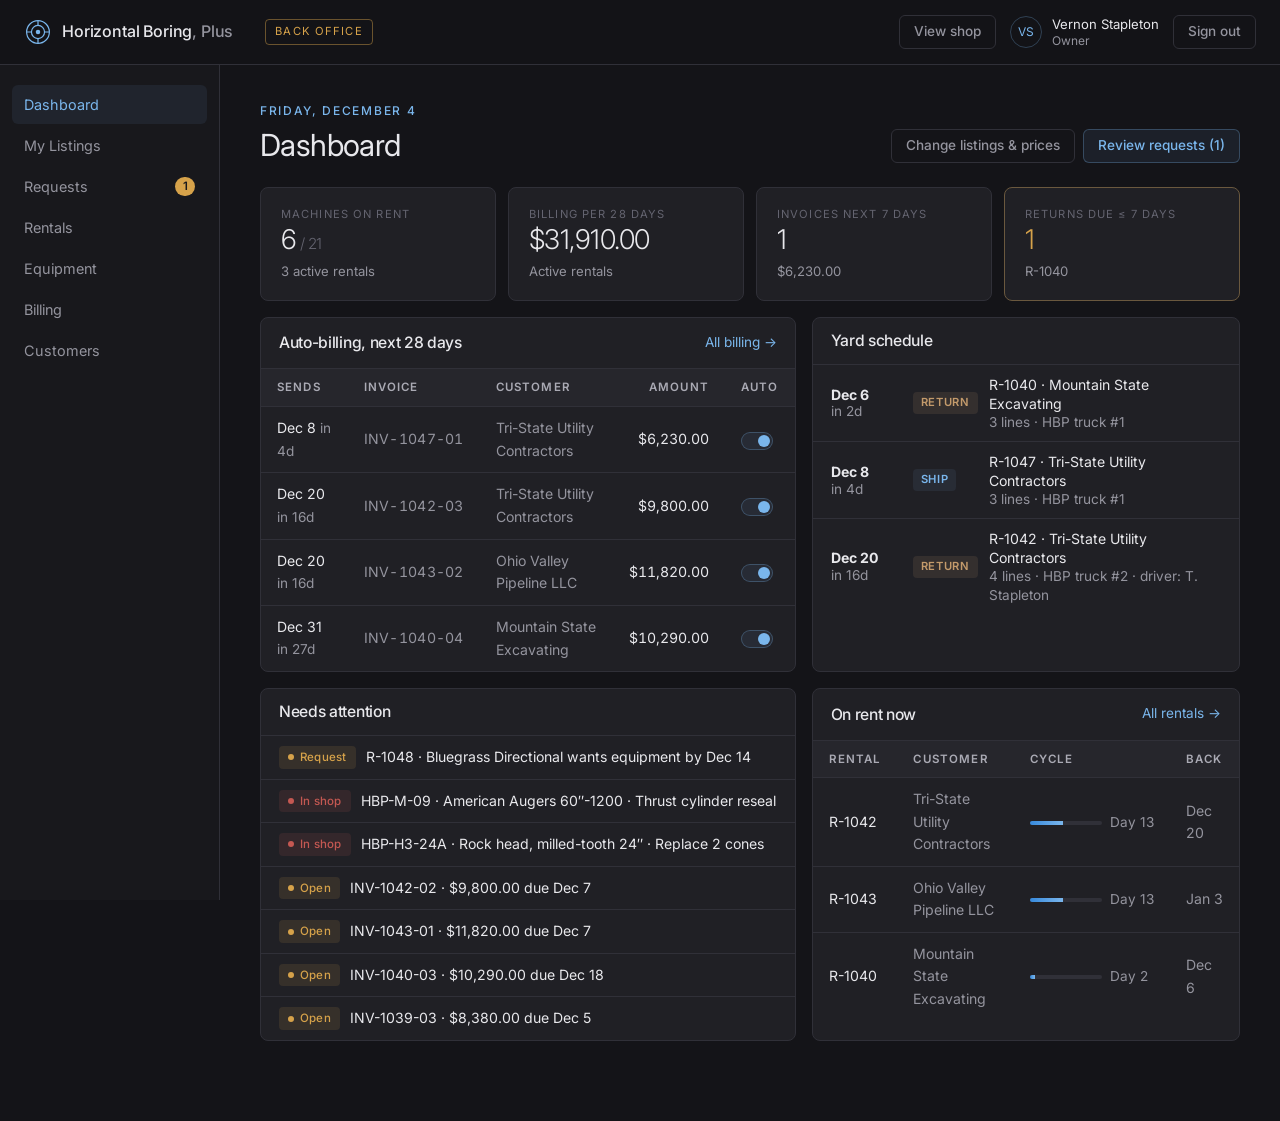
<file: admin.html>
<!doctype html>
<html lang="en">
<head>
  <meta charset="utf-8">
  <meta name="viewport" content="width=device-width, initial-scale=1">
  <title>Back Office — Horizontal Boring, Plus</title>
  <meta name="robots" content="noindex">
  <meta name="theme-color" content="#18181c">
  <link rel="preconnect" href="https://fonts.googleapis.com">
  <link rel="preconnect" href="https://fonts.gstatic.com" crossorigin>
  <link href="https://fonts.googleapis.com/css2?family=Inter:wght@300;400;500;600&display=swap" rel="stylesheet">
  <link rel="stylesheet" href="assets/styles.css">
  <link rel="stylesheet" href="assets/app.css">
  <link rel="icon" href="data:image/svg+xml,%3Csvg xmlns='http://www.w3.org/2000/svg' viewBox='0 0 32 32'%3E%3Ccircle cx='16' cy='16' r='13' fill='none' stroke='%23378add' stroke-width='2.5'/%3E%3Ccircle cx='16' cy='16' r='5' fill='%23378add'/%3E%3C/svg%3E">
</head>
<body class="app-body">

<header class="site-header">
  <div class="header-inner app-header">
    <a class="brand" href="index.html" aria-label="Horizontal Boring, Plus — home">
      <svg class="brand-mark" viewBox="0 0 32 32" aria-hidden="true">
        <circle cx="16" cy="16" r="13" />
        <circle cx="16" cy="16" r="7.5" />
        <circle cx="16" cy="16" r="2.6" class="fill" />
        <path d="M16 3v5.5M16 23.5V29M3 16h5.5M23.5 16H29" />
      </svg>
      <span class="brand-text">Horizontal Boring<span class="plus">, Plus</span></span>
    </a>
    <span class="app-tag app-tag-owner">Back office</span>
    <div class="header-actions">
      <a class="btn btn-ghost btn-sm hide-sm" href="shop.html">View shop</a>
      <div class="account">
        <span class="avatar avatar-sm" aria-hidden="true">VS</span>
        <span class="account-text hide-sm"><span>Vernon Stapleton</span><span class="muted">Owner</span></span>
      </div>
      <a class="btn btn-ghost btn-sm" href="signin.html">Sign out</a>
    </div>
  </div>
</header>

<div class="app">
  <nav class="app-nav" aria-label="Back office">
    <a href="#dashboard" data-view="dashboard">Dashboard</a>
    <a href="#listings" data-view="listings">My Listings</a>
    <a href="#requests" data-view="requests">Requests <span class="nav-count" id="req-count"></span></a>
    <a href="#rentals" data-view="rentals">Rentals</a>
    <a href="#equipment" data-view="equipment">Equipment</a>
    <a href="#billing" data-view="billing">Billing</a>
    <a href="#customers" data-view="customers">Customers</a>
  </nav>

  <main class="app-main" id="view" tabindex="-1"></main>
</div>

<dialog class="lightbox" id="lightbox">
  <button class="lightbox-close" aria-label="Close">×</button>
  <img alt="">
  <p class="lightbox-cap"></p>
</dialog>
<div class="toast" id="toast" role="status" hidden></div>
<dialog class="modal modal-sm" id="easy-dialog"></dialog>

<script src="assets/common.js"></script>
<script src="assets/data.js"></script>
<script src="assets/app.js"></script>
<script src="assets/export.js"></script>
<script src="assets/listings.js"></script>
<script src="assets/admin.js"></script>
</body>
</html>
</file>
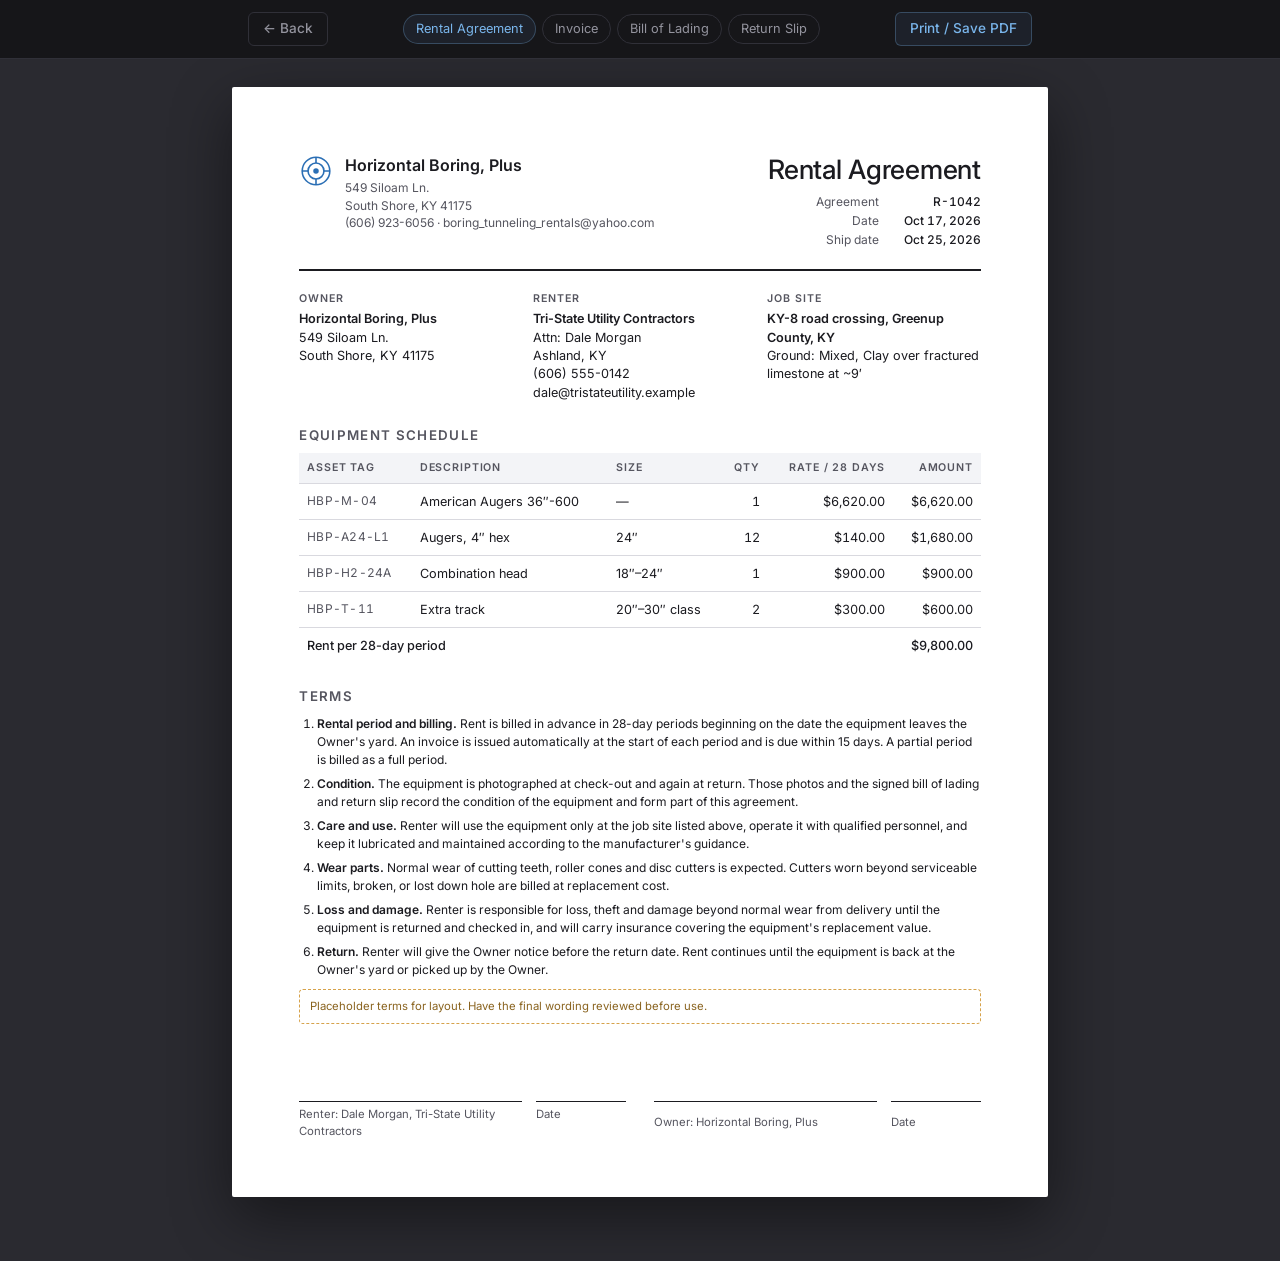
<file: docs.html>
<!doctype html>
<html lang="en">
<head>
  <meta charset="utf-8">
  <meta name="viewport" content="width=device-width, initial-scale=1">
  <title>Document — Horizontal Boring, Plus</title>
  <meta name="robots" content="noindex">
  <meta name="theme-color" content="#18181c">
  <link rel="preconnect" href="https://fonts.googleapis.com">
  <link rel="preconnect" href="https://fonts.gstatic.com" crossorigin>
  <link href="https://fonts.googleapis.com/css2?family=Inter:wght@300;400;500;600&display=swap" rel="stylesheet">
  <link rel="stylesheet" href="assets/styles.css">
  <link rel="stylesheet" href="assets/app.css">
  <link rel="icon" href="data:image/svg+xml,%3Csvg xmlns='http://www.w3.org/2000/svg' viewBox='0 0 32 32'%3E%3Ccircle cx='16' cy='16' r='13' fill='none' stroke='%23378add' stroke-width='2.5'/%3E%3Ccircle cx='16' cy='16' r='5' fill='%23378add'/%3E%3C/svg%3E">
</head>
<body class="doc-body">

<div class="doc-toolbar">
  <div class="doc-toolbar-inner">
    <button class="btn btn-ghost btn-sm" type="button" onclick="history.length > 1 ? history.back() : window.close()">← Back</button>
    <nav class="filter" id="doc-tabs" aria-label="Documents for this rental"></nav>
    <button class="btn btn-primary btn-sm" type="button" onclick="window.print()">Print / Save PDF</button>
  </div>
</div>

<main class="paper" id="paper"></main>

<script src="assets/common.js"></script>
<script src="assets/data.js"></script>
<script src="assets/docs.js"></script>
</body>
</html>
</file>
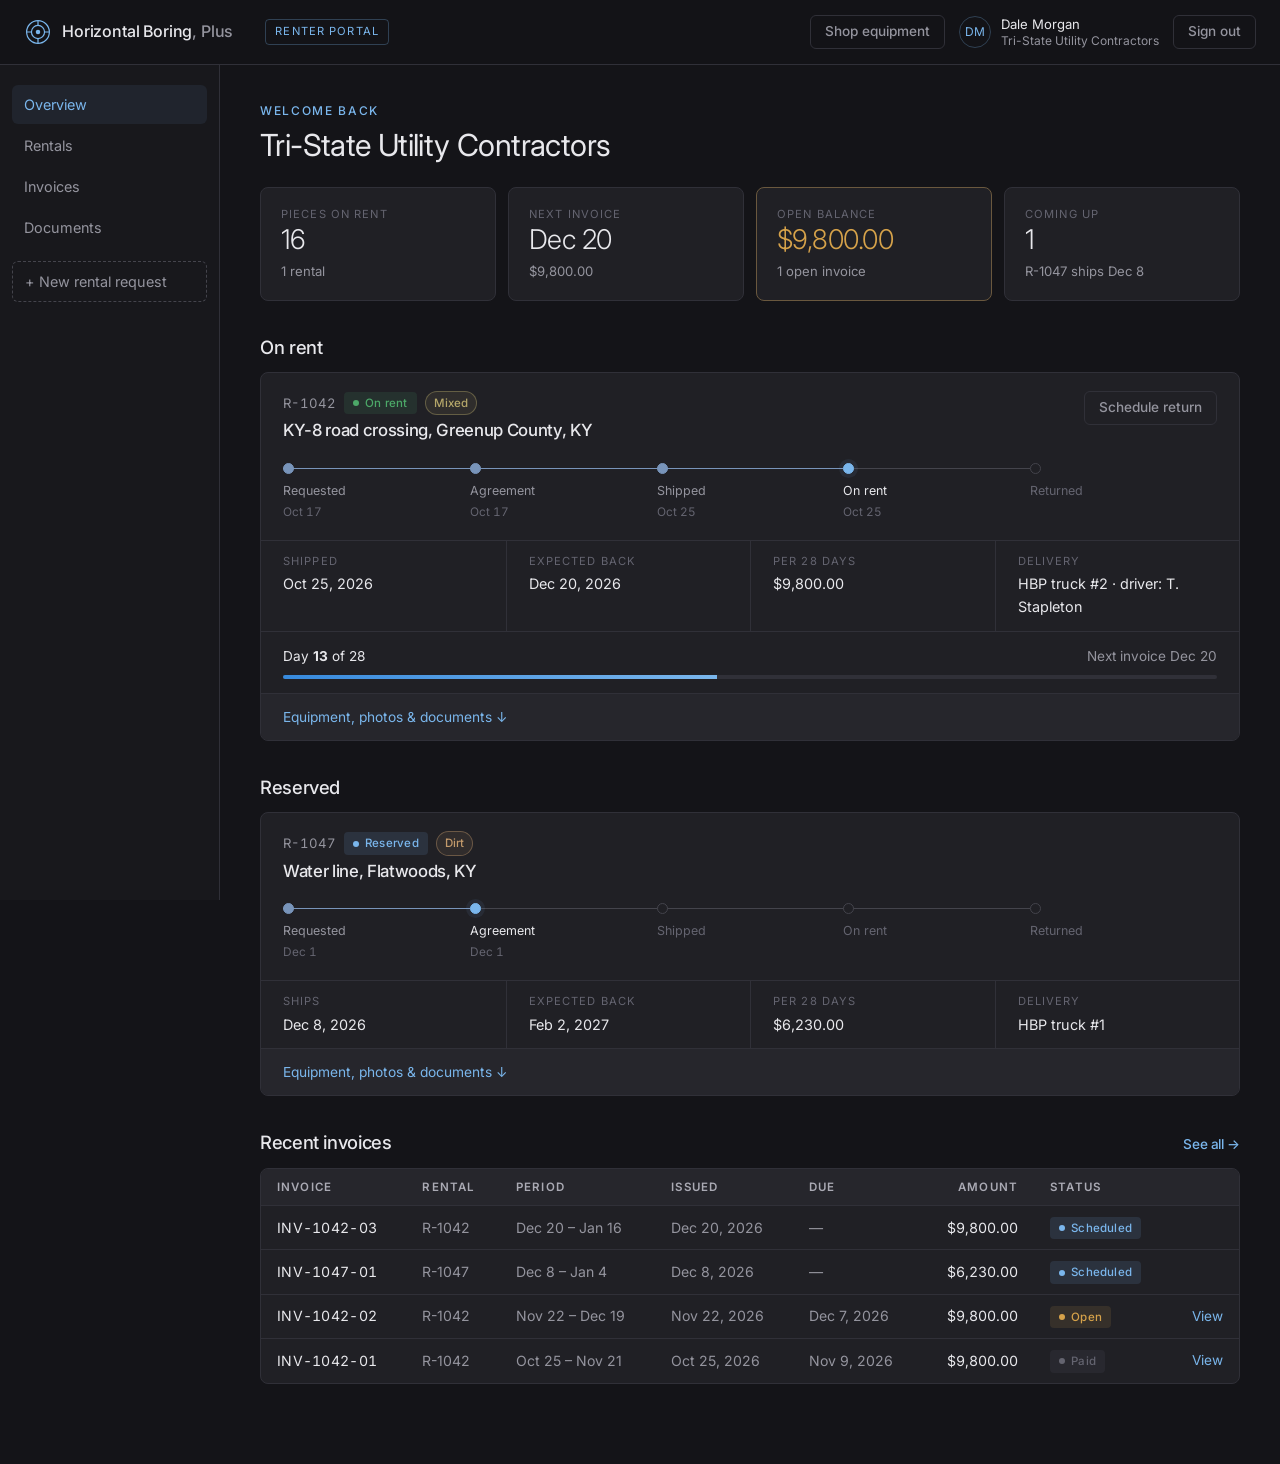
<file: portal.html>
<!doctype html>
<html lang="en">
<head>
  <meta charset="utf-8">
  <meta name="viewport" content="width=device-width, initial-scale=1">
  <title>My Rentals — Horizontal Boring, Plus</title>
  <meta name="robots" content="noindex">
  <meta name="theme-color" content="#18181c">
  <link rel="preconnect" href="https://fonts.googleapis.com">
  <link rel="preconnect" href="https://fonts.gstatic.com" crossorigin>
  <link href="https://fonts.googleapis.com/css2?family=Inter:wght@300;400;500;600&display=swap" rel="stylesheet">
  <link rel="stylesheet" href="assets/styles.css">
  <link rel="stylesheet" href="assets/app.css">
  <link rel="icon" href="data:image/svg+xml,%3Csvg xmlns='http://www.w3.org/2000/svg' viewBox='0 0 32 32'%3E%3Ccircle cx='16' cy='16' r='13' fill='none' stroke='%23378add' stroke-width='2.5'/%3E%3Ccircle cx='16' cy='16' r='5' fill='%23378add'/%3E%3C/svg%3E">
</head>
<body class="app-body">

<header class="site-header">
  <div class="header-inner app-header">
    <a class="brand" href="index.html" aria-label="Horizontal Boring, Plus — home">
      <svg class="brand-mark" viewBox="0 0 32 32" aria-hidden="true">
        <circle cx="16" cy="16" r="13" />
        <circle cx="16" cy="16" r="7.5" />
        <circle cx="16" cy="16" r="2.6" class="fill" />
        <path d="M16 3v5.5M16 23.5V29M3 16h5.5M23.5 16H29" />
      </svg>
      <span class="brand-text">Horizontal Boring<span class="plus">, Plus</span></span>
    </a>
    <span class="app-tag">Renter portal</span>
    <div class="header-actions">
      <a class="btn btn-ghost btn-sm hide-sm" href="shop.html">Shop equipment</a>
      <div class="account">
        <span class="avatar avatar-sm" aria-hidden="true" id="acct-initials"></span>
        <span class="account-text hide-sm"><span id="acct-name"></span><span class="muted" id="acct-org"></span></span>
      </div>
      <a class="btn btn-ghost btn-sm" href="signin.html">Sign out</a>
    </div>
  </div>
</header>

<div class="app">
  <nav class="app-nav" aria-label="Portal">
    <a href="#overview" data-view="overview">Overview</a>
    <a href="#rentals" data-view="rentals">Rentals</a>
    <a href="#invoices" data-view="invoices">Invoices</a>
    <a href="#documents" data-view="documents">Documents</a>
    <a href="shop.html" class="app-nav-cta">+ New rental request</a>
  </nav>

  <main class="app-main" id="view" tabindex="-1"></main>
</div>

<dialog class="lightbox" id="lightbox">
  <button class="lightbox-close" aria-label="Close">×</button>
  <img alt="">
  <p class="lightbox-cap"></p>
</dialog>
<div class="toast" id="toast" role="status" hidden></div>

<script src="assets/common.js"></script>
<script src="assets/data.js"></script>
<script src="assets/app.js"></script>
<script src="assets/export.js"></script>
<script src="assets/portal.js"></script>
</body>
</html>
</file>
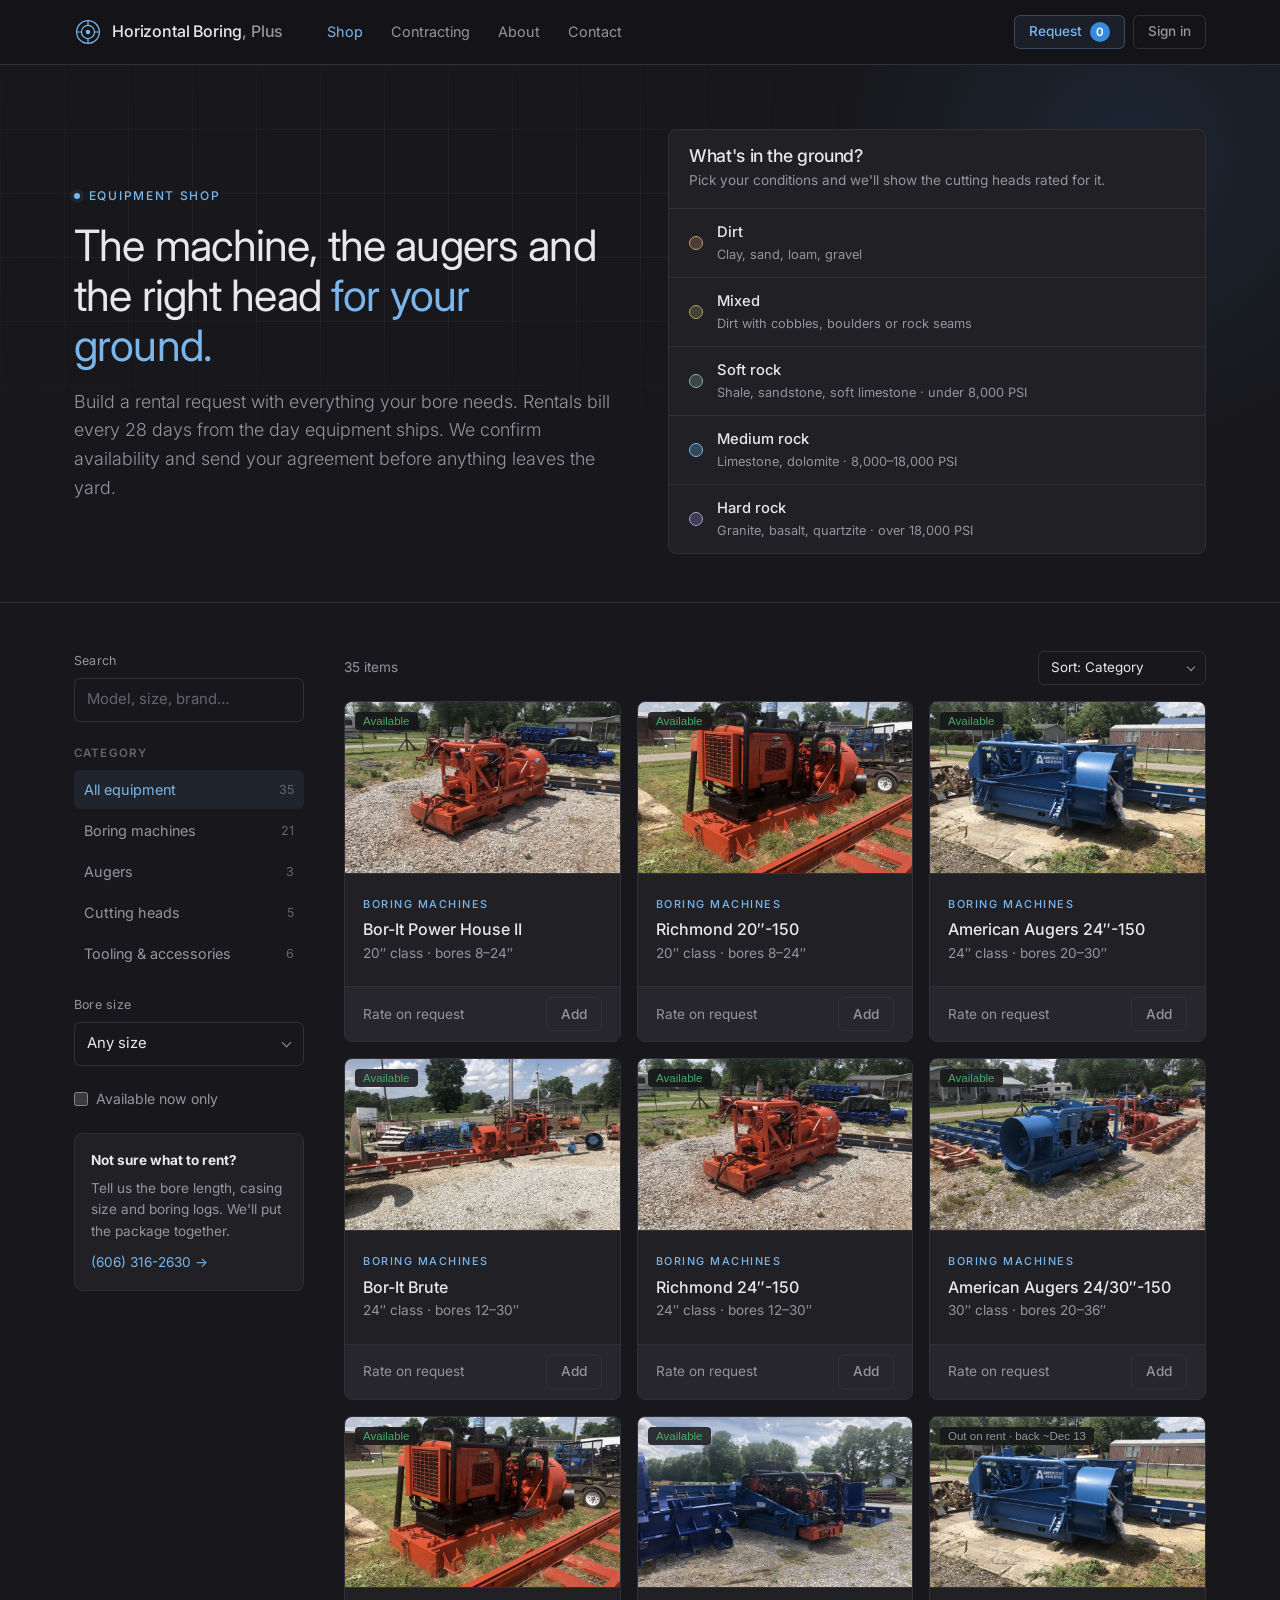
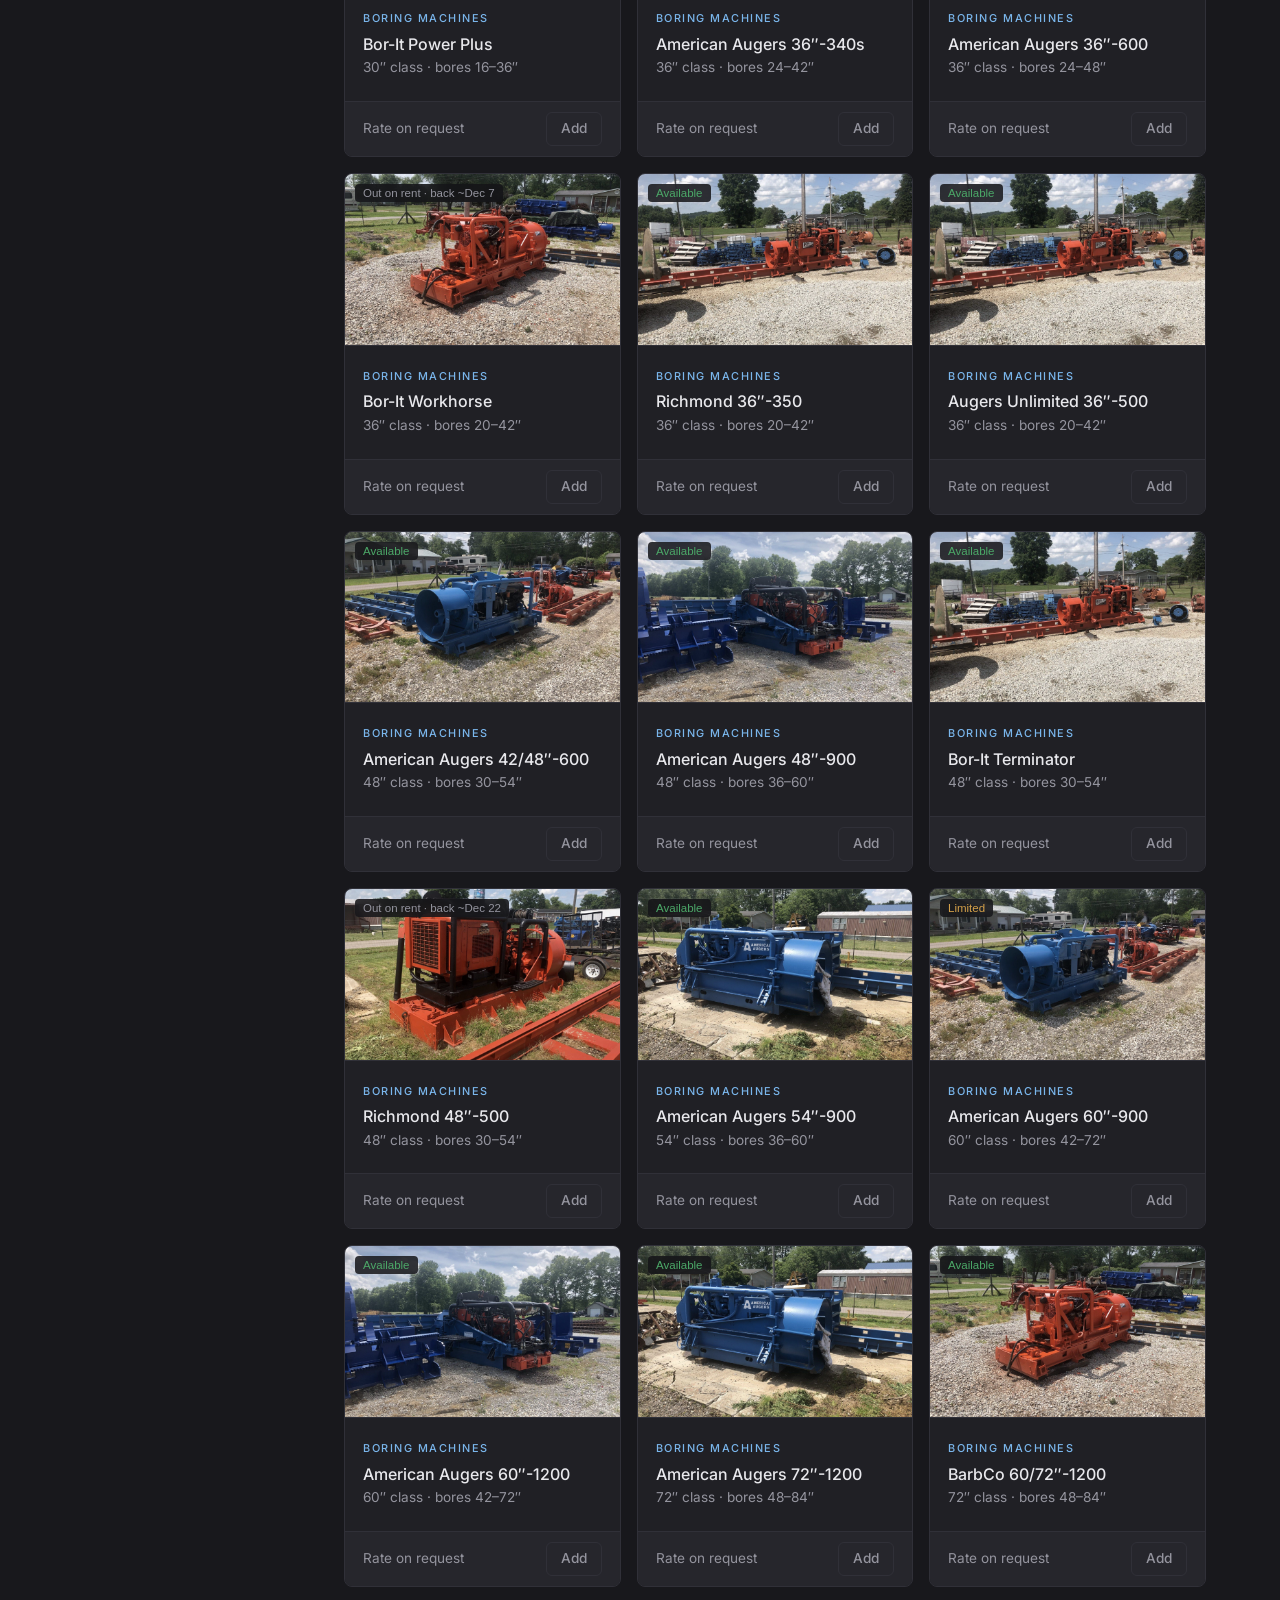
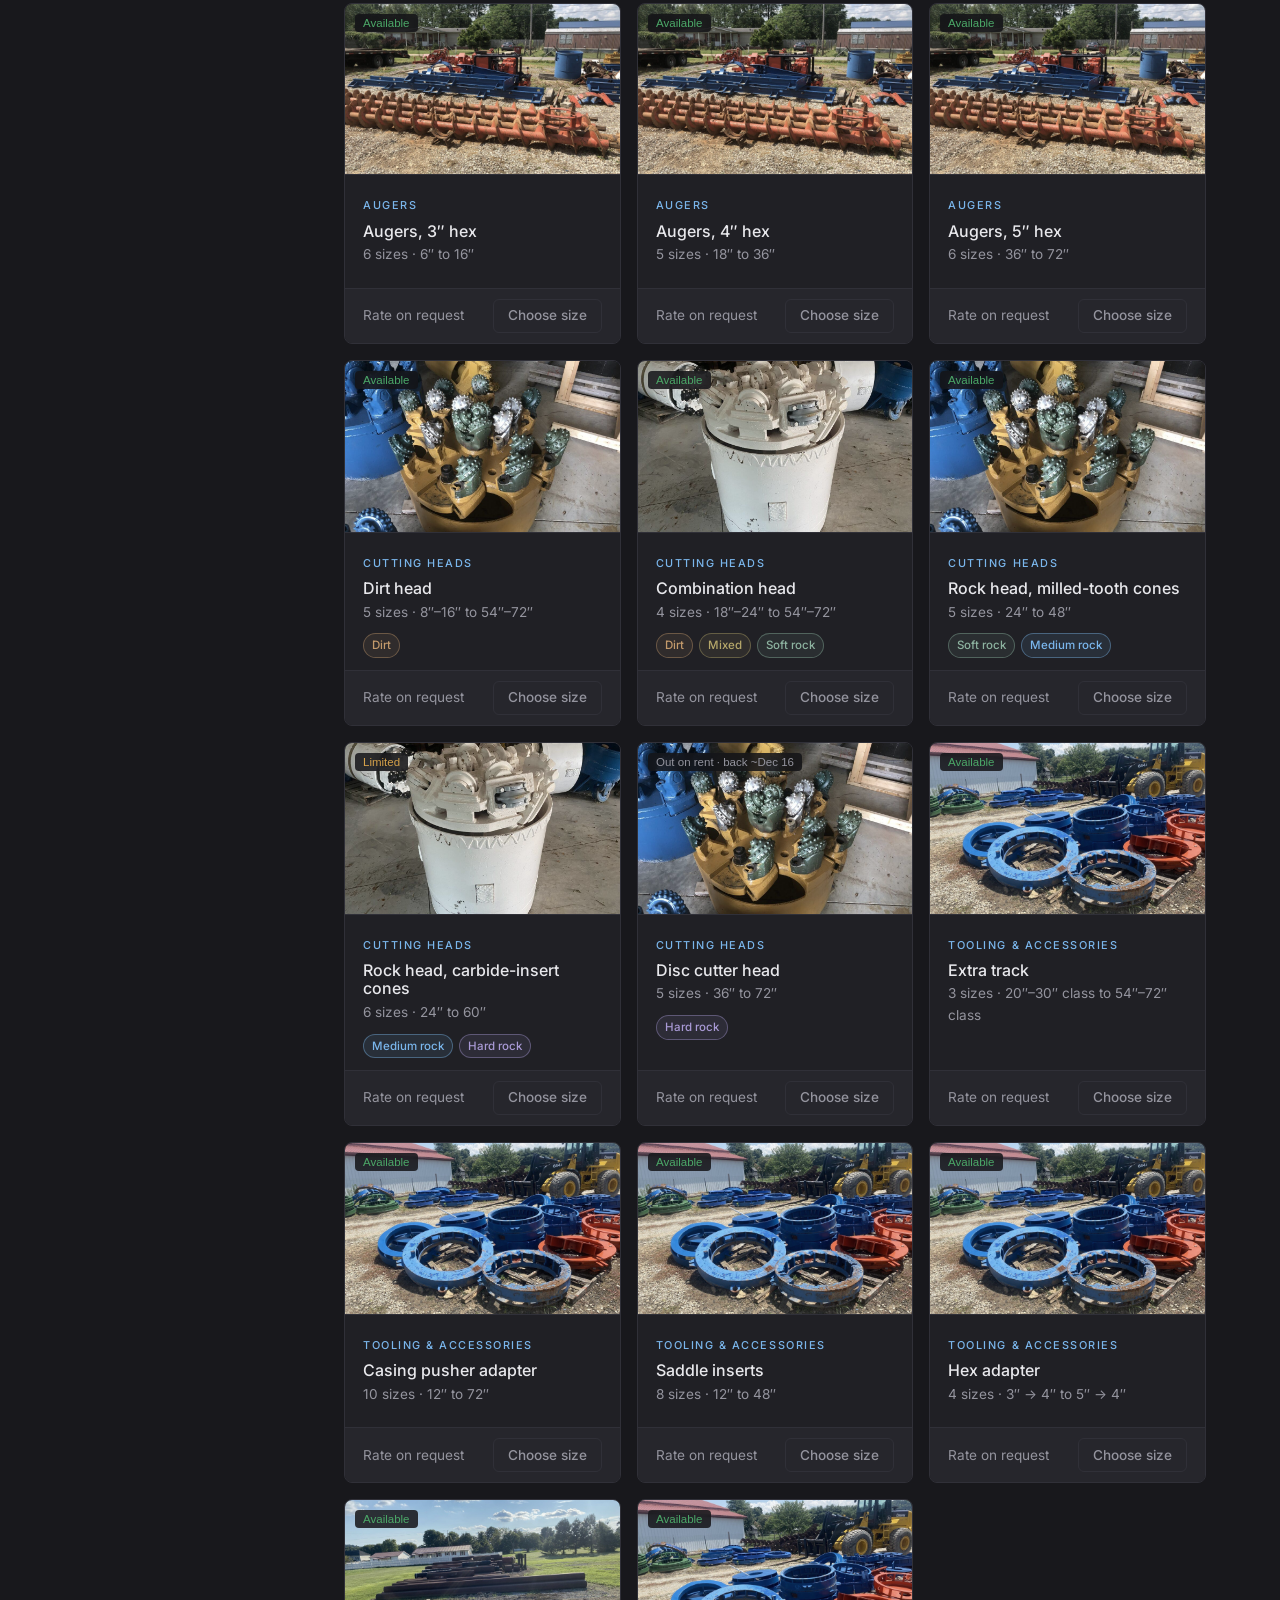
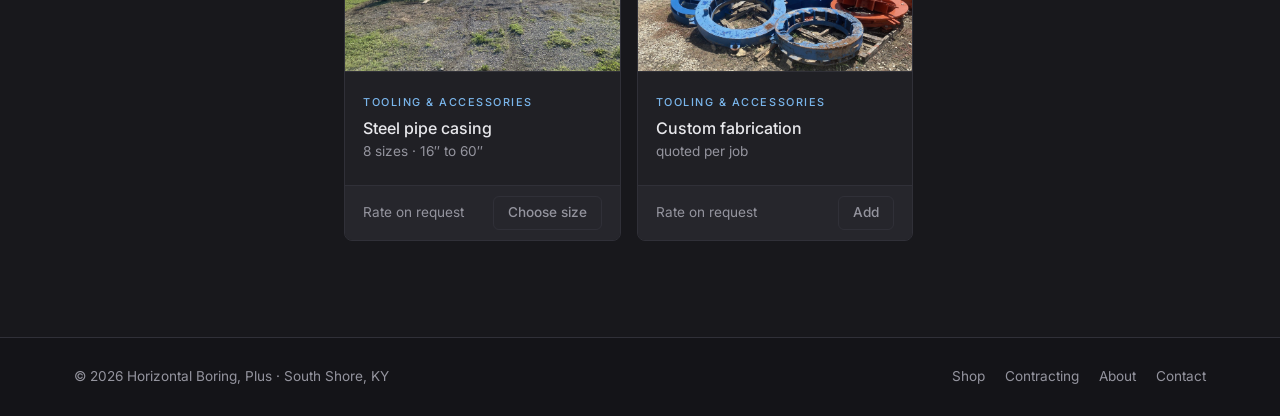
<file: shop.html>
<!doctype html>
<html lang="en">
<head>
  <meta charset="utf-8">
  <meta name="viewport" content="width=device-width, initial-scale=1">
  <title>Equipment Shop — Horizontal Boring, Plus</title>
  <meta name="description" content="Rent auger boring machines, augers, cutting heads for dirt, mixed ground and rock, plus track, adapters and tooling. Build a rental request online.">
  <meta name="theme-color" content="#18181c">
  <link rel="preconnect" href="https://fonts.googleapis.com">
  <link rel="preconnect" href="https://fonts.gstatic.com" crossorigin>
  <link href="https://fonts.googleapis.com/css2?family=Inter:wght@300;400;500;600&display=swap" rel="stylesheet">
  <link rel="stylesheet" href="assets/styles.css">
  <link rel="stylesheet" href="assets/app.css">
  <link rel="icon" href="data:image/svg+xml,%3Csvg xmlns='http://www.w3.org/2000/svg' viewBox='0 0 32 32'%3E%3Ccircle cx='16' cy='16' r='13' fill='none' stroke='%23378add' stroke-width='2.5'/%3E%3Ccircle cx='16' cy='16' r='5' fill='%23378add'/%3E%3C/svg%3E">
</head>
<body>

<header class="site-header">
  <div class="wrap header-inner">
    <a class="brand" href="index.html" aria-label="Horizontal Boring, Plus — home">
      <svg class="brand-mark" viewBox="0 0 32 32" aria-hidden="true">
        <circle cx="16" cy="16" r="13" />
        <circle cx="16" cy="16" r="7.5" />
        <circle cx="16" cy="16" r="2.6" class="fill" />
        <path d="M16 3v5.5M16 23.5V29M3 16h5.5M23.5 16H29" />
      </svg>
      <span class="brand-text">Horizontal Boring<span class="plus">, Plus</span></span>
    </a>

    <nav class="nav" id="nav" aria-label="Primary">
      <a href="shop.html" class="is-current" aria-current="page">Shop</a>
      <a href="index.html#contracting">Contracting</a>
      <a href="index.html#about">About</a>
      <a href="index.html#contact">Contact</a>
    </nav>

    <div class="header-actions">
      <button class="btn btn-primary btn-sm" id="open-request" type="button">
        Request <span class="count-pill" id="request-count">0</span>
      </button>
      <a class="btn btn-ghost btn-sm" href="signin.html">Sign in</a>
      <button class="nav-toggle" aria-label="Open menu" aria-expanded="false" aria-controls="nav">
        <span></span><span></span>
      </button>
    </div>
  </div>
</header>

<main>
  <!-- ─── Page head + ground matcher ─────────────────────── -->
  <section class="page-hero">
    <div class="hero-grid-lines" aria-hidden="true"></div>
    <div class="wrap page-hero-inner">
      <div>
        <p class="eyebrow"><span class="dot"></span>Equipment shop</p>
        <h1>The machine, the augers and the right head <span class="accent">for your ground.</span></h1>
        <p class="lead">Build a rental request with everything your bore needs. Rentals bill every 28 days from the day equipment ships. We confirm availability and send your agreement before anything leaves the yard.</p>
      </div>

      <div class="panel matcher" aria-labelledby="matcher-title">
        <div class="panel-head">
          <div>
            <h3 id="matcher-title">What's in the ground?</h3>
            <p class="muted small">Pick your conditions and we'll show the cutting heads rated for it.</p>
          </div>
        </div>
        <div class="ground-list" role="radiogroup" aria-label="Ground conditions" id="ground-list"></div>
      </div>
    </div>
  </section>

  <!-- ─── Catalog ─────────────────────────────────────────── -->
  <section class="section shop-section">
    <div class="wrap shop">
      <aside class="shop-filters" aria-label="Filters">
        <div class="field">
          <label for="q">Search</label>
          <input id="q" type="search" placeholder="Model, size, brand…" autocomplete="off">
        </div>

        <div class="filter-group">
          <p class="filter-title">Category</p>
          <div class="cat-list" id="cat-list"></div>
        </div>

        <div class="field">
          <label for="size">Bore size</label>
          <div class="select">
            <select id="size">
              <option value="">Any size</option>
              <option value="0-24">Up to 24″</option>
              <option value="25-36">30″–36″</option>
              <option value="37-48">42″–48″</option>
              <option value="49-99">54″–72″</option>
            </select>
          </div>
        </div>

        <label class="check">
          <input type="checkbox" id="avail-only"> Available now only
        </label>

        <div class="help-card">
          <p class="small"><strong>Not sure what to rent?</strong></p>
          <p class="muted small">Tell us the bore length, casing size and boring logs. We'll put the package together.</p>
          <a class="link small" href="tel:+16063162630">(606) 316-2630 →</a>
        </div>
      </aside>

      <div class="shop-main">
        <div class="shop-toolbar">
          <p class="muted small" id="result-count" aria-live="polite"></p>
          <div class="ground-active" id="ground-active" hidden></div>
          <div class="select select-sm">
            <select id="sort" aria-label="Sort">
              <option value="cat">Sort: Category</option>
              <option value="size-asc">Size: small to large</option>
              <option value="size-desc">Size: large to small</option>
              <option value="name">Name A–Z</option>
            </select>
          </div>
        </div>
        <div class="product-grid" id="grid"></div>
        <p class="empty muted" id="empty" hidden>Nothing matches those filters. <button class="link-btn" id="clear-filters" type="button">Clear filters</button></p>
      </div>
    </div>
  </section>
</main>

<footer class="site-footer">
  <div class="wrap footer-inner">
    <span class="muted small">© <span id="year">2026</span> Horizontal Boring, Plus · South Shore, KY</span>
    <nav class="footer-links">
      <a href="shop.html">Shop</a>
      <a href="index.html#contracting">Contracting</a>
      <a href="index.html#about">About</a>
      <a href="index.html#contact">Contact</a>
    </nav>
  </div>
</footer>

<!-- Product detail -->
<dialog class="modal" id="product-modal" aria-labelledby="pm-title">
  <form method="dialog" class="modal-inner" id="pm-form">
    <button class="modal-close" value="cancel" aria-label="Close">×</button>
    <div class="pm-media"><img id="pm-img" alt=""></div>
    <div class="pm-body">
      <p class="eyebrow" id="pm-cat"></p>
      <h2 id="pm-title"></h2>
      <p class="muted" id="pm-blurb"></p>
      <div class="pm-ground" id="pm-ground"></div>
      <dl class="spec-list" id="pm-specs"></dl>
      <div class="pm-actions">
        <div class="field" id="pm-option-field">
          <label for="pm-option" id="pm-option-label">Size</label>
          <div class="select"><select id="pm-option"></select></div>
        </div>
        <div class="field field-qty">
          <label for="pm-qty">Qty</label>
          <input id="pm-qty" type="number" min="1" value="1" inputmode="numeric">
        </div>
      </div>
      <div class="pm-foot">
        <span class="pm-rate" id="pm-rate"></span>
        <button class="btn btn-primary" id="pm-add" value="add">Add to request</button>
      </div>
    </div>
  </form>
</dialog>

<!-- Rental request drawer -->
<dialog class="drawer" id="request-drawer" aria-labelledby="rq-title">
  <form class="drawer-inner" id="request-form" novalidate>
    <div class="drawer-head">
      <div>
        <p class="eyebrow" style="margin:0 0 4px">Rental request</p>
        <h3 id="rq-title"><span id="rq-count">0</span> items</h3>
      </div>
      <button class="modal-close" type="button" data-close aria-label="Close">×</button>
    </div>

    <div class="drawer-body">
      <ul class="rq-items" id="rq-items"></ul>
      <p class="muted small rq-empty" id="rq-empty">Nothing added yet. Browse the shop and add a machine, augers and a head.</p>

      <div class="rq-section">
        <p class="filter-title">Job</p>
        <div class="form-grid">
          <div class="field">
            <label for="rq-start">Needed by *</label>
            <input id="rq-start" name="start" type="date" required>
          </div>
          <div class="field">
            <label for="rq-weeks">Est. rental length</label>
            <div class="select">
              <select id="rq-weeks" name="length">
                <option>1 period (28 days)</option>
                <option>2 periods (56 days)</option>
                <option>3 periods (84 days)</option>
                <option>Longer / not sure</option>
              </select>
            </div>
          </div>
          <div class="field field-full">
            <label for="rq-site">Job site location *</label>
            <input id="rq-site" name="site" type="text" placeholder="City, county, state or road crossing" required>
          </div>
          <div class="field">
            <label for="rq-ground">Ground conditions</label>
            <div class="select"><select id="rq-ground" name="ground"></select></div>
          </div>
          <div class="field">
            <label for="rq-delivery">Delivery</label>
            <div class="select">
              <select id="rq-delivery" name="delivery">
                <option>Deliver to site</option>
                <option>Customer pickup at yard</option>
              </select>
            </div>
          </div>
          <div class="field field-full">
            <label for="rq-notes">Bore details</label>
            <textarea id="rq-notes" name="notes" rows="3" placeholder="Bore length, casing size and wall, depth, boring logs, rock strength if known…"></textarea>
          </div>
        </div>
      </div>

      <div class="rq-section">
        <p class="filter-title">Contact</p>
        <div class="form-grid">
          <div class="field"><label for="rq-name">Name *</label><input id="rq-name" name="name" autocomplete="name" required></div>
          <div class="field"><label for="rq-business">Business</label><input id="rq-business" name="business" autocomplete="organization"></div>
          <div class="field"><label for="rq-email">Email *</label><input id="rq-email" name="email" type="email" autocomplete="email" required></div>
          <div class="field"><label for="rq-phone">Phone</label><input id="rq-phone" name="phone" type="tel" autocomplete="tel"></div>
        </div>
      </div>
    </div>

    <div class="drawer-foot">
      <span class="form-status small muted" id="rq-status" role="status"></span>
      <button class="btn btn-primary" type="submit">Send request</button>
    </div>
  </form>
</dialog>

<script src="assets/common.js"></script>
<script src="assets/data.js"></script>
<script src="assets/shop.js"></script>
</body>
</html>
</file>
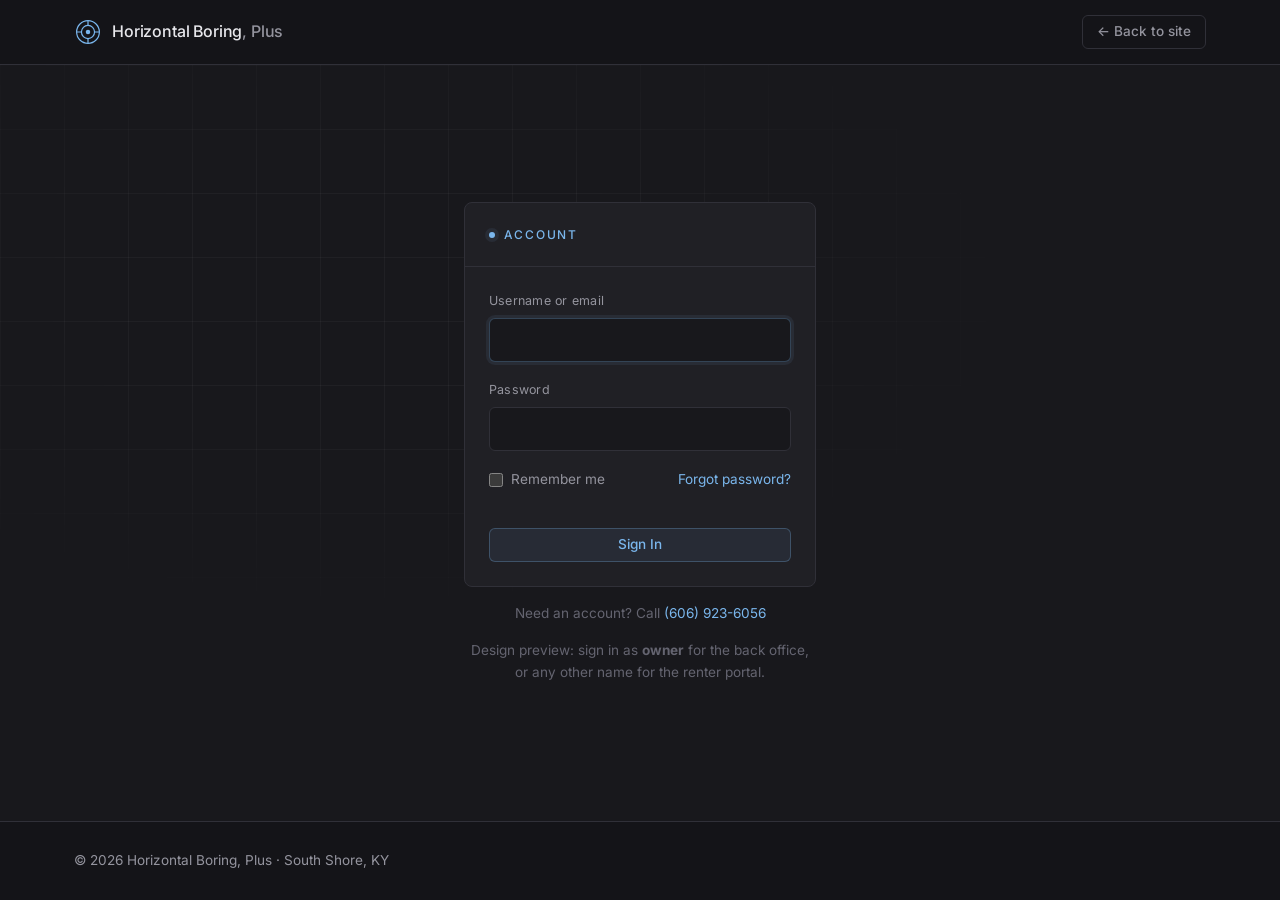
<file: signin.html>
<!doctype html>
<html lang="en">
<head>
  <meta charset="utf-8">
  <meta name="viewport" content="width=device-width, initial-scale=1">
  <title>Sign in — Horizontal Boring, Plus</title>
  <meta name="robots" content="noindex">
  <meta name="theme-color" content="#18181c">
  <link rel="preconnect" href="https://fonts.googleapis.com">
  <link rel="preconnect" href="https://fonts.gstatic.com" crossorigin>
  <link href="https://fonts.googleapis.com/css2?family=Inter:wght@300;400;500;600&display=swap" rel="stylesheet">
  <link rel="stylesheet" href="assets/styles.css">
  <link rel="icon" href="data:image/svg+xml,%3Csvg xmlns='http://www.w3.org/2000/svg' viewBox='0 0 32 32'%3E%3Ccircle cx='16' cy='16' r='13' fill='none' stroke='%23378add' stroke-width='2.5'/%3E%3Ccircle cx='16' cy='16' r='5' fill='%23378add'/%3E%3C/svg%3E">
</head>
<body>

<header class="site-header">
  <div class="wrap header-inner">
    <a class="brand" href="index.html" aria-label="Horizontal Boring, Plus — home">
      <svg class="brand-mark" viewBox="0 0 32 32" aria-hidden="true">
        <circle cx="16" cy="16" r="13" />
        <circle cx="16" cy="16" r="7.5" />
        <circle cx="16" cy="16" r="2.6" class="fill" />
        <path d="M16 3v5.5M16 23.5V29M3 16h5.5M23.5 16H29" />
      </svg>
      <span class="brand-text">Horizontal Boring<span class="plus">, Plus</span></span>
    </a>
    <nav class="nav" aria-label="Primary"></nav>
    <div class="header-actions">
      <a class="btn btn-ghost btn-sm" href="index.html">← Back to site</a>
    </div>
  </div>
</header>

<main class="auth">
  <div class="hero-grid-lines" aria-hidden="true"></div>
  <div class="auth-card wrap">
    <form class="panel" id="signin-form" novalidate>
      <div class="panel-head">
        <p class="eyebrow" style="margin:0"><span class="dot"></span>Account</p>
      </div>
      <div class="form-body">
        <div class="field">
          <label for="s-user">Username or email</label>
          <input id="s-user" name="username" type="text" autocomplete="username" required autofocus>
        </div>
        <div class="field">
          <label for="s-pass">Password</label>
          <input id="s-pass" name="password" type="password" autocomplete="current-password" required>
        </div>
        <div class="auth-row">
          <label><input type="checkbox" name="remember"> Remember me</label>
          <a class="link" href="index.html#contact">Forgot password?</a>
        </div>
        <span class="form-status small" id="signin-status" role="status"></span>
        <button class="btn btn-primary btn-block" type="submit">Sign In</button>
      </div>
    </form>
    <p class="auth-note">Need an account? Call <a class="link" href="tel:+16069236056">(606) 923-6056</a></p>
    <p class="auth-note">Design preview: sign in as <strong>owner</strong> for the back office, or any other name for the renter portal.</p>
  </div>
</main>

<footer class="site-footer">
  <div class="wrap footer-inner">
    <span class="muted small">© <span id="year">2026</span> Horizontal Boring, Plus · South Shore, KY</span>
  </div>
</footer>

<script>
(() => {
  // Point this at the login API once accounts exist. It should accept JSON
  // { username, password, remember } and respond 2xx on success.
  const SIGNIN_ENDPOINT = "";
  const REDIRECT_TO = "index.html";

  document.getElementById("year").textContent = new Date().getFullYear();

  const form = document.getElementById("signin-form");
  const status = document.getElementById("signin-status");
  const btn = form.querySelector("button[type=submit]");
  const setStatus = (msg, cls) => { status.textContent = msg; status.className = "form-status small " + (cls || "muted"); };

  form.addEventListener("submit", async (e) => {
    e.preventDefault();
    const user = form.username.value.trim();
    const pass = form.password.value;
    form.username.closest(".field").classList.toggle("has-error", !user);
    form.password.closest(".field").classList.toggle("has-error", !pass);
    if (!user || !pass) { setStatus("Please enter username and password", "err"); return; }

    // Design preview until accounts exist: "owner" opens the back office, anything else the renter portal.
    if (!SIGNIN_ENDPOINT) {
      const isOwner = /^(owner|admin|vernon|crystal)/i.test(user);
      setStatus(`Preview: opening the ${isOwner ? "back office" : "renter portal"}…`, "ok");
      window.location.href = isOwner ? "admin.html" : "portal.html";
      return;
    }

    btn.disabled = true; btn.textContent = "Signing in…"; setStatus("");
    try {
      const res = await fetch(SIGNIN_ENDPOINT, {
        method: "POST",
        credentials: "include",
        headers: { "Content-Type": "application/json", Accept: "application/json" },
        body: JSON.stringify({ username: user, password: pass, remember: form.remember.checked }),
      });
      if (!res.ok) throw new Error(res.status === 401 ? "Invalid username or password" : "Something went wrong. Please try again.");
      window.location.href = REDIRECT_TO;
    } catch (err) {
      form.password.value = "";
      setStatus(err.message || "Something went wrong. Please try again.", "err");
    } finally {
      btn.disabled = false; btn.textContent = "Sign In";
    }
  });

  form.addEventListener("input", (e) => e.target.closest(".field")?.classList.remove("has-error"));
})();
</script>
</body>
</html>
</file>
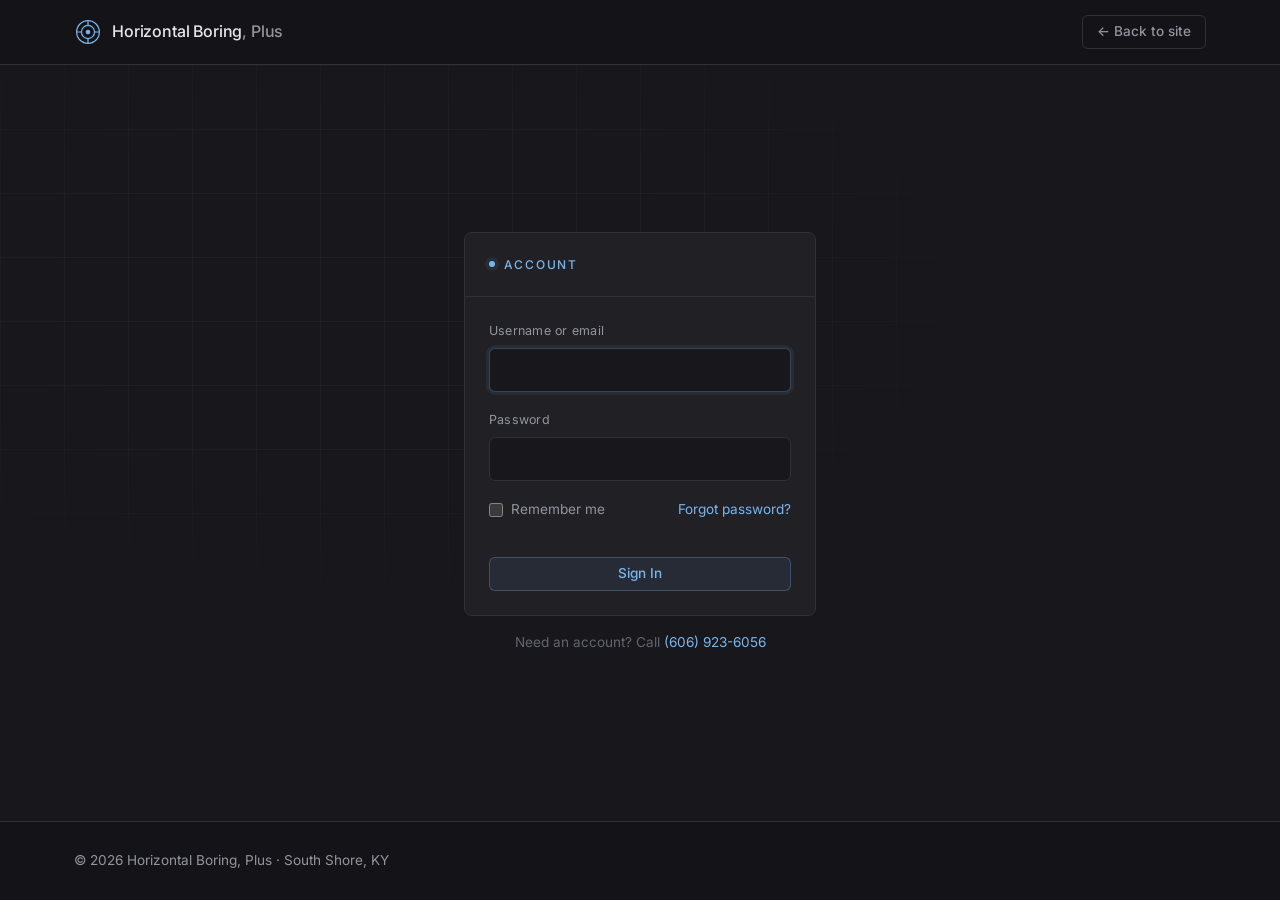
<file: site/signin.html>
<!doctype html>
<html lang="en">
<head>
  <meta charset="utf-8">
  <meta name="viewport" content="width=device-width, initial-scale=1">
  <title>Sign in — Horizontal Boring, Plus</title>
  <meta name="robots" content="noindex">
  <meta name="theme-color" content="#18181c">
  <link rel="preconnect" href="https://fonts.googleapis.com">
  <link rel="preconnect" href="https://fonts.gstatic.com" crossorigin>
  <link href="https://fonts.googleapis.com/css2?family=Inter:wght@300;400;500;600&display=swap" rel="stylesheet">
  <link rel="stylesheet" href="assets/styles.css">
  <link rel="icon" href="data:image/svg+xml,%3Csvg xmlns='http://www.w3.org/2000/svg' viewBox='0 0 32 32'%3E%3Ccircle cx='16' cy='16' r='13' fill='none' stroke='%23378add' stroke-width='2.5'/%3E%3Ccircle cx='16' cy='16' r='5' fill='%23378add'/%3E%3C/svg%3E">
</head>
<body>

<header class="site-header">
  <div class="wrap header-inner">
    <a class="brand" href="index.html" aria-label="Horizontal Boring, Plus — home">
      <svg class="brand-mark" viewBox="0 0 32 32" aria-hidden="true">
        <circle cx="16" cy="16" r="13" />
        <circle cx="16" cy="16" r="7.5" />
        <circle cx="16" cy="16" r="2.6" class="fill" />
        <path d="M16 3v5.5M16 23.5V29M3 16h5.5M23.5 16H29" />
      </svg>
      <span class="brand-text">Horizontal Boring<span class="plus">, Plus</span></span>
    </a>
    <nav class="nav" aria-label="Primary"></nav>
    <div class="header-actions">
      <a class="btn btn-ghost btn-sm" href="index.html">← Back to site</a>
    </div>
  </div>
</header>

<main class="auth">
  <div class="hero-grid-lines" aria-hidden="true"></div>
  <div class="auth-card wrap">
    <form class="panel" id="signin-form" novalidate>
      <div class="panel-head">
        <p class="eyebrow" style="margin:0"><span class="dot"></span>Account</p>
      </div>
      <div class="form-body">
        <div class="field">
          <label for="s-user">Username or email</label>
          <input id="s-user" name="username" type="text" autocomplete="username" required autofocus>
        </div>
        <div class="field">
          <label for="s-pass">Password</label>
          <input id="s-pass" name="password" type="password" autocomplete="current-password" required>
        </div>
        <div class="auth-row">
          <label><input type="checkbox" name="remember"> Remember me</label>
          <a class="link" href="index.html#contact">Forgot password?</a>
        </div>
        <span class="form-status small" id="signin-status" role="status"></span>
        <button class="btn btn-primary btn-block" type="submit">Sign In</button>
      </div>
    </form>
    <p class="auth-note">Need an account? Call <a class="link" href="tel:+16069236056">(606) 923-6056</a></p>
  </div>
</main>

<footer class="site-footer">
  <div class="wrap footer-inner">
    <span class="muted small">© <span id="year">2026</span> Horizontal Boring, Plus · South Shore, KY</span>
  </div>
</footer>

<script>
(() => {
  // Point this at the login API once accounts exist. It should accept JSON
  // { username, password, remember } and respond 2xx on success.
  const SIGNIN_ENDPOINT = "";
  const REDIRECT_TO = "index.html";

  document.getElementById("year").textContent = new Date().getFullYear();

  const form = document.getElementById("signin-form");
  const status = document.getElementById("signin-status");
  const btn = form.querySelector("button[type=submit]");
  const setStatus = (msg, cls) => { status.textContent = msg; status.className = "form-status small " + (cls || "muted"); };

  form.addEventListener("submit", async (e) => {
    e.preventDefault();
    const user = form.username.value.trim();
    const pass = form.password.value;
    form.username.closest(".field").classList.toggle("has-error", !user);
    form.password.closest(".field").classList.toggle("has-error", !pass);
    if (!user || !pass) { setStatus("Please enter username and password", "err"); return; }

    if (!SIGNIN_ENDPOINT) { setStatus("Sign-in isn't available yet. Please call the office.", "err"); return; }

    btn.disabled = true; btn.textContent = "Signing in…"; setStatus("");
    try {
      const res = await fetch(SIGNIN_ENDPOINT, {
        method: "POST",
        credentials: "include",
        headers: { "Content-Type": "application/json", Accept: "application/json" },
        body: JSON.stringify({ username: user, password: pass, remember: form.remember.checked }),
      });
      if (!res.ok) throw new Error(res.status === 401 ? "Invalid username or password" : "Something went wrong. Please try again.");
      window.location.href = REDIRECT_TO;
    } catch (err) {
      form.password.value = "";
      setStatus(err.message || "Something went wrong. Please try again.", "err");
    } finally {
      btn.disabled = false; btn.textContent = "Sign In";
    }
  });

  form.addEventListener("input", (e) => e.target.closest(".field")?.classList.remove("has-error"));
})();
</script>
</body>
</html>
</file>
<file: assets/styles.css>
/* ─── Tokens (mirrors InventoryThis DarkTheme) ─────────────── */
:root {
  --bg: #18181c;
  --bg-deep: #141418;
  --surface: #202025;
  --surface-2: #26262c;
  --surface-hover: #2c2c32;
  --elevated: #2e2e34;

  --border: #303038;
  --border-2: #44444c;

  --text: #e8e8ec;
  --text-2: #94949e;
  --text-3: #646470;
  --text-header: #aaaab4;

  --accent: #7ab6ec;          /* light blue */
  --accent-strong: #378add;
  --accent-muted: #7894ba;
  --accent-line: rgba(122, 182, 236, .28);
  --accent-ghost: rgba(122, 182, 236, .08);

  --success: #4ca868;
  --danger: #c45852;

  --radius: 6px;
  --radius-lg: 8px;
  --wrap: 1180px;
  --font: "Segoe UI Variable Display", "Segoe UI Variable Text", "Inter", "Segoe UI", system-ui, -apple-system, sans-serif;

  color-scheme: dark;
}

/* ─── Base ─────────────────────────────────────────────────── */
*, *::before, *::after { box-sizing: border-box; }
html { scroll-behavior: smooth; scroll-padding-top: 76px; -webkit-text-size-adjust: 100%; }
body {
  margin: 0;
  background: var(--bg);
  color: var(--text);
  font-family: var(--font);
  font-size: 16px;
  line-height: 1.6;
  -webkit-font-smoothing: antialiased;
  overflow-x: hidden;
}
img { display: block; max-width: 100%; height: auto; }
a { color: inherit; text-decoration: none; }
h1, h2, h3 { margin: 0; font-weight: 500; letter-spacing: -0.02em; line-height: 1.15; }
h1 { font-size: clamp(2.2rem, 4.6vw, 3.6rem); font-weight: 400; }
h2 { font-size: clamp(1.7rem, 3vw, 2.4rem); font-weight: 400; }
h3 { font-size: 1.1rem; }
p { margin: 0 0 1rem; }
::selection { background: var(--accent-strong); color: #fff; }

.wrap { width: 100%; max-width: var(--wrap); margin: 0 auto; padding: 0 24px; }
.muted { color: var(--text-2); }
.small { font-size: .85rem; }
.accent { color: var(--accent); }

.eyebrow {
  display: inline-flex; align-items: center; gap: .55rem;
  margin: 0 0 1rem;
  font-size: .75rem; font-weight: 500; letter-spacing: .14em; text-transform: uppercase;
  color: var(--accent);
}
.eyebrow .dot {
  width: 6px; height: 6px; border-radius: 50%;
  background: var(--accent);
  box-shadow: 0 0 0 4px var(--accent-ghost);
}

.link { color: var(--accent); border-bottom: 1px solid transparent; transition: border-color .2s; }
.link:hover { border-color: var(--accent-line); }

/* ─── Buttons (thin-outline, like DarkButton) ──────────────── */
.btn {
  display: inline-flex; align-items: center; justify-content: center; gap: .5rem;
  height: 34px; padding: 0 14px;
  border: 1px solid var(--border-2); border-radius: var(--radius);
  background: transparent; color: var(--text-2);
  font: inherit; font-size: .85rem; font-weight: 500;
  cursor: pointer; white-space: nowrap;
  transition: background .18s, color .18s, border-color .18s;
}
.btn:hover { background: var(--surface-hover); color: var(--text); }
.btn:active { background: var(--elevated); }
.btn-primary { border-color: var(--accent-line); color: var(--accent); background: var(--accent-ghost); }
.btn-primary:hover { border-color: var(--accent); color: #fff; background: rgba(122, 182, 236, .14); }
.btn-ghost { border-color: var(--border); }
.btn-sm { height: 34px; padding: 0 14px; font-size: .85rem; }
.btn:focus-visible, .chip:focus-visible, a:focus-visible, button:focus-visible {
  outline: 1px solid var(--accent); outline-offset: 2px;
}

/* ─── Header ───────────────────────────────────────────────── */
.site-header {
  position: sticky; top: 0; z-index: 50;
  background: rgba(20, 20, 24, .78);
  backdrop-filter: saturate(140%) blur(12px);
  -webkit-backdrop-filter: saturate(140%) blur(12px);
  border-bottom: 1px solid var(--border);
}
.header-inner { display: flex; align-items: center; gap: 32px; height: 64px; }
.brand { display: flex; align-items: center; gap: 10px; font-weight: 500; letter-spacing: -0.01em; }
.brand-mark { width: 28px; height: 28px; fill: none; stroke: var(--accent); stroke-width: 1.4; }
.brand-mark .fill { fill: var(--accent); stroke: none; }
.brand-text { font-size: 1rem; }
.brand .plus { color: var(--text-2); }

.nav { display: flex; gap: 4px; margin-right: auto; }
.nav a {
  padding: 6px 12px; border-radius: var(--radius);
  font-size: .9rem; color: var(--text-2);
  transition: color .18s, background .18s;
}
.nav a:hover { color: var(--text); background: var(--surface); }
.nav a.is-current { color: var(--accent); }

.header-actions { display: flex; align-items: center; gap: 8px; }
.nav-toggle {
  display: none; width: 38px; height: 34px; padding: 0;
  border: 1px solid var(--border); border-radius: var(--radius);
  background: transparent; cursor: pointer;
  flex-direction: column; align-items: center; justify-content: center; gap: 5px;
}
.nav-toggle span { display: block; width: 16px; height: 1px; background: var(--text); transition: transform .2s; }
.nav-toggle[aria-expanded="true"] span:first-child { transform: translateY(3px) rotate(45deg); }
.nav-toggle[aria-expanded="true"] span:last-child { transform: translateY(-3px) rotate(-45deg); }

/* ─── Hero ─────────────────────────────────────────────────── */
.hero { position: relative; padding: 88px 0 56px; overflow: hidden; }
.hero-grid-lines {
  position: absolute; inset: 0; pointer-events: none;
  background-image:
    linear-gradient(to right, rgba(255,255,255,.035) 1px, transparent 1px),
    linear-gradient(to bottom, rgba(255,255,255,.035) 1px, transparent 1px);
  background-size: 64px 64px;
  mask-image: radial-gradient(ellipse 70% 60% at 30% 30%, #000 30%, transparent 75%);
  -webkit-mask-image: radial-gradient(ellipse 70% 60% at 30% 30%, #000 30%, transparent 75%);
}
.hero::after {
  content: ""; position: absolute; top: -200px; right: -120px; width: 620px; height: 620px;
  background: radial-gradient(circle, rgba(55, 138, 221, .14), transparent 65%);
  pointer-events: none;
}
.hero-inner {
  position: relative; z-index: 1;
  display: grid; grid-template-columns: 1.05fr 1fr; gap: 56px; align-items: center;
}
.hero h1 { margin-bottom: 1.4rem; }
.lead { font-size: 1.12rem; color: var(--text-2); max-width: 34rem; margin-bottom: 2rem; font-weight: 300; }
.hero-cta { display: flex; flex-wrap: wrap; gap: 12px; }

.hero-media { position: relative; margin: 0; }
.hero-media img {
  width: 100%; aspect-ratio: 4 / 3; object-fit: cover;
  border: 1px solid var(--border); border-radius: var(--radius-lg);
  filter: saturate(.9) contrast(1.02);
}
.hero-media::before {
  content: ""; position: absolute; inset: -10px;
  border: 1px solid var(--accent-line); border-radius: 12px;
  z-index: -1;
}
.hero-media figcaption {
  position: absolute; left: 16px; bottom: 16px; right: 16px;
  display: flex; align-items: center; gap: 10px; flex-wrap: wrap;
  padding: 10px 14px;
  background: rgba(20, 20, 24, .82);
  backdrop-filter: blur(8px); -webkit-backdrop-filter: blur(8px);
  border: 1px solid var(--border); border-radius: var(--radius);
  font-size: .82rem; color: var(--text-2);
}
.tag {
  padding: 2px 8px; border: 1px solid var(--accent-line); border-radius: 4px;
  font-size: .7rem; letter-spacing: .08em; text-transform: uppercase; color: var(--accent);
}

.stats {
  position: relative; z-index: 1;
  display: grid; grid-template-columns: repeat(4, 1fr);
  margin: 72px 0 0;
  border-top: 1px solid var(--border); border-bottom: 1px solid var(--border);
}
.stats > div { padding: 24px 24px 22px; border-left: 1px solid var(--border); }
.stats > div:first-child { border-left: 0; padding-left: 0; }
.stats dt { font-size: .75rem; letter-spacing: .1em; text-transform: uppercase; color: var(--text-3); margin-bottom: 6px; }
.stats dd { margin: 0; font-size: 1.9rem; font-weight: 300; letter-spacing: -0.02em; }
.stats dd small { font-size: .95rem; color: var(--text-2); }
.stats .sep { color: var(--text-3); margin: 0 2px; }

/* ─── Sections ─────────────────────────────────────────────── */
.section { padding: 104px 0; }
.section-alt { background: var(--bg-deep); border-top: 1px solid var(--border); border-bottom: 1px solid var(--border); }
.section-head { max-width: 44rem; margin-bottom: 48px; }
.section-head h2 { margin-bottom: 1rem; }

/* ─── Panel + data table (DarkDataGridView feel) ───────────── */
.panel {
  background: var(--surface);
  border: 1px solid var(--border);
  border-radius: var(--radius-lg);
  overflow: hidden;
}
.panel-head {
  display: flex; align-items: flex-end; justify-content: space-between; gap: 24px; flex-wrap: wrap;
  padding: 22px 24px; border-bottom: 1px solid var(--border);
}
.panel-head h3 { margin-bottom: 4px; }
.panel-head p { margin: 0; }
.panel-foot {
  display: flex; align-items: center; justify-content: space-between; gap: 16px;
  padding: 14px 24px; border-top: 1px solid var(--border); background: var(--surface-2);
}

.filter { display: flex; flex-wrap: wrap; gap: 6px; }
.chip {
  height: 30px; padding: 0 12px;
  border: 1px solid var(--border); border-radius: 999px;
  background: transparent; color: var(--text-2);
  font: inherit; font-size: .8rem; cursor: pointer;
  transition: all .18s;
}
.chip:hover { color: var(--text); border-color: var(--border-2); }
.chip.is-active { color: var(--accent); border-color: var(--accent-line); background: var(--accent-ghost); }

.table-scroll { max-height: 460px; overflow: auto; scrollbar-color: var(--border-2) transparent; scrollbar-width: thin; }
.data-table { width: 100%; border-collapse: collapse; font-size: .92rem; }
.data-table th {
  position: sticky; top: 0; z-index: 1;
  padding: 11px 24px; text-align: left;
  background: var(--surface-2); border-bottom: 1px solid var(--border);
  font-size: .72rem; font-weight: 600; letter-spacing: .1em; text-transform: uppercase; color: var(--text-header);
}
.data-table td { padding: 12px 24px; border-bottom: 1px solid var(--border); color: var(--text-2); }
.data-table td:nth-child(2) { color: var(--text); }
.data-table tbody tr { transition: background .15s; }
.data-table tbody tr:hover { background: var(--surface-hover); }
.data-table tbody tr:last-child td { border-bottom: 0; }
.data-table .num { text-align: right; font-variant-numeric: tabular-nums; }
.data-table td.num { color: var(--accent); }
.data-table tr.is-hidden { display: none; }

/* ─── Cards ────────────────────────────────────────────────── */
.cards { display: grid; grid-template-columns: repeat(3, 1fr); gap: 20px; margin-top: 20px; }
.card {
  display: flex; flex-direction: column;
  background: var(--surface); border: 1px solid var(--border); border-radius: var(--radius-lg);
  overflow: hidden; transition: border-color .2s, transform .25s;
}
.card:hover { border-color: var(--border-2); transform: translateY(-2px); }
.card-media { aspect-ratio: 16 / 10; overflow: hidden; border-bottom: 1px solid var(--border); }
.card-media img { width: 100%; height: 100%; object-fit: cover; transition: transform .6s ease; filter: saturate(.9); }
.card:hover .card-media img { transform: scale(1.04); }
.card-body { padding: 22px 24px 26px; }
.card-body .eyebrow { margin-bottom: .6rem; }
.card-body h3 { margin-bottom: .6rem; font-size: 1.15rem; }
.card-body p:last-child { margin: 0; font-size: .93rem; }

/* ─── Split (contracting) ──────────────────────────────────── */
.split { display: grid; grid-template-columns: 1fr 1fr; gap: 72px; align-items: center; }
.split-media { margin: 0; }
.split-media img { width: 100%; aspect-ratio: 4 / 3; object-fit: cover; border: 1px solid var(--border); border-radius: var(--radius-lg); filter: saturate(.9); }
.split-copy h2 { margin-bottom: 1rem; }
.checklist { list-style: none; margin: 1.5rem 0 2rem; padding: 0; border-top: 1px solid var(--border); }
.checklist li {
  position: relative; padding: 14px 0 14px 28px;
  border-bottom: 1px solid var(--border); color: var(--text);
  font-size: .95rem;
}
.checklist li::before {
  content: ""; position: absolute; left: 2px; top: 50%; width: 10px; height: 10px; margin-top: -5px;
  border: 1px solid var(--accent); border-radius: 50%;
}

/* ─── About ────────────────────────────────────────────────── */
.about-grid { display: grid; grid-template-columns: 1.3fr 1fr; gap: 72px; }
.lead-sm { font-size: 1.15rem; font-weight: 300; line-height: 1.65; margin-bottom: 1.25rem; }
.timeline { list-style: none; margin: 0; padding: 0; border-left: 1px solid var(--border); }
.timeline li { position: relative; display: grid; gap: 4px; padding: 0 0 28px 28px; color: var(--text-2); font-size: .93rem; }
.timeline li:last-child { padding-bottom: 0; }
.timeline li::before {
  content: ""; position: absolute; left: -4px; top: 7px; width: 7px; height: 7px; border-radius: 50%;
  background: var(--bg); border: 1px solid var(--accent);
}
.timeline .yr { font-size: .75rem; letter-spacing: .12em; text-transform: uppercase; color: var(--accent); }

.gallery {
  display: grid; grid-template-columns: repeat(4, 1fr); grid-auto-rows: 200px; grid-auto-flow: dense; gap: 12px;
  margin-top: 72px;
}
.g-item {
  position: relative; padding: 0; border: 1px solid var(--border); border-radius: var(--radius-lg);
  overflow: hidden; background: var(--surface); cursor: zoom-in;
}
.g-item img { width: 100%; height: 100%; object-fit: cover; transition: transform .6s ease, filter .3s; filter: saturate(.85) brightness(.92); }
.g-item:hover img { transform: scale(1.04); filter: saturate(1) brightness(1); }
.g-wide { grid-column: span 2; }
.g-person img { filter: none; }
.g-cap {
  position: absolute; left: 0; right: 0; bottom: 0; display: grid; gap: 1px; padding: 28px 14px 12px;
  background: linear-gradient(transparent, rgba(10, 10, 12, .6) 45%, rgba(10, 10, 12, .9)); color: #d4d4d8; text-shadow: 0 1px 3px rgba(0, 0, 0, .6); font-size: .8rem; text-align: left;
}
.g-cap strong { color: #fff; font-size: .93rem; font-weight: 500; }

/* ─── Contact ──────────────────────────────────────────────── */
.contact-grid { display: grid; grid-template-columns: 1fr 1.5fr; gap: 32px; align-items: stretch; }
.contact-side { display: grid; gap: 12px; align-content: start; }
.person {
  display: flex; gap: 16px; padding: 20px;
  background: var(--surface); border: 1px solid var(--border); border-radius: var(--radius-lg);
}
.avatar {
  flex: none; display: grid; place-items: center; width: 44px; height: 44px; border-radius: 50%;
  border: 1px solid var(--accent-line); color: var(--accent); font-size: .85rem; letter-spacing: .04em;
}
.person p { margin: 0; }
.person .role { font-size: .72rem; letter-spacing: .1em; text-transform: uppercase; color: var(--text-3); }
.person .name { font-weight: 500; margin: 2px 0 6px; }
.person .line { display: block; font-size: .9rem; color: var(--text-2); transition: color .15s; word-break: break-all; }
.person .line:hover { color: var(--accent); }

.meta { display: grid; grid-template-columns: 1fr 1fr; margin: 8px 0 0; border: 1px solid var(--border); border-radius: var(--radius-lg); overflow: hidden; }
.meta > div { padding: 18px 20px; }
.meta > div + div { border-left: 1px solid var(--border); }
.meta dt { font-size: .72rem; letter-spacing: .1em; text-transform: uppercase; color: var(--text-3); margin-bottom: 6px; }
.meta dd { margin: 0; font-size: .9rem; color: var(--text-2); line-height: 1.5; }

/* ─── Form (DarkTextBox / DarkDropdown feel) ───────────────── */
.form-body { display: grid; grid-template-columns: 1fr 1fr; gap: 18px 16px; padding: 24px; }

/* Quote form: compact, and stretches to match the contact column's height exactly */
.form { display: flex; flex-direction: column; }
.form .panel-head { padding: 16px 20px; }
.form .form-body {
  flex: 1; grid-template-columns: repeat(3, 1fr); grid-template-rows: auto auto 1fr;
  gap: 12px 14px; padding: 18px 20px;
}
.form .field input, .form .field select { height: 32px; padding: 0 10px; font-size: .86rem; }
.form .select::after { width: 6px; height: 6px; margin-top: -4px; right: 12px; }
.form .panel-foot { position: relative; justify-content: center; padding: 10px 20px; }
.form .form-status { position: absolute; left: 20px; top: 50%; transform: translateY(-50%); max-width: calc(50% - 90px); line-height: 1.3; }
.field-span2 { grid-column: span 2; }
.field-grow { grid-template-rows: auto 1fr; }
.form .field-grow textarea { min-height: 64px; height: 100%; resize: none; }
.field { display: grid; gap: 7px; }
.field-full { grid-column: 1 / -1; }
.field label { font-size: .78rem; color: var(--text-2); letter-spacing: .02em; }
.field input, .field select, .field textarea {
  width: 100%; padding: 9px 12px;
  background: var(--bg); color: var(--text);
  border: 1px solid var(--border); border-radius: var(--radius);
  font: inherit; font-size: .93rem;
  transition: border-color .15s, box-shadow .15s;
}
.field textarea { resize: vertical; min-height: 120px; line-height: 1.5; }
.field ::placeholder { color: var(--text-3); }
.field input:hover, .field select:hover, .field textarea:hover { border-color: var(--border-2); }
.field input:focus, .field select:focus, .field textarea:focus {
  outline: none; border-color: var(--accent-line); box-shadow: 0 0 0 3px var(--accent-ghost);
}
.field.has-error input, .field.has-error textarea { border-color: var(--danger); }
.select { position: relative; }
.select select { appearance: none; -webkit-appearance: none; padding-right: 36px; cursor: pointer; }
.select::after {
  content: ""; position: absolute; right: 14px; top: 50%; width: 7px; height: 7px; margin-top: -5px;
  border-right: 1px solid var(--text-2); border-bottom: 1px solid var(--text-2);
  transform: rotate(45deg); pointer-events: none;
}
.form-status.ok { color: var(--success); }
.form-status.err { color: var(--danger); }

/* ─── Footer ───────────────────────────────────────────────── */
.site-footer { border-top: 1px solid var(--border); padding: 28px 0; background: var(--bg-deep); }
.footer-inner { display: flex; align-items: center; justify-content: space-between; gap: 16px; flex-wrap: wrap; }
.footer-links { display: flex; gap: 20px; flex-wrap: wrap; }
.footer-links a { font-size: .85rem; color: var(--text-2); transition: color .15s; }
.footer-links a:hover { color: var(--accent); }

/* ─── Lightbox ─────────────────────────────────────────────── */
.lightbox {
  max-width: min(1200px, 94vw); max-height: 90vh; padding: 0;
  background: var(--bg); border: 1px solid var(--border-2); border-radius: var(--radius-lg);
}
.lightbox::backdrop { background: rgba(10, 10, 12, .86); backdrop-filter: blur(4px); }
.lightbox img { max-height: 88vh; width: auto; margin: 0 auto; }
.lightbox-close {
  position: absolute; top: 10px; right: 10px; width: 34px; height: 34px;
  border: 1px solid var(--border-2); border-radius: var(--radius);
  background: rgba(20, 20, 24, .8); color: var(--text); font-size: 1.2rem; cursor: pointer;
}

/* ─── Reveal on scroll ─────────────────────────────────────── */
.reveal { opacity: 0; transform: translateY(14px); transition: opacity .7s ease, transform .7s ease; }
.reveal.is-in { opacity: 1; transform: none; }
.no-js .reveal { opacity: 1; transform: none; }
@media (prefers-reduced-motion: reduce) {
  html { scroll-behavior: auto; }
  .reveal { opacity: 1; transform: none; transition: none; }
  .card, .card-media img, .g-item img { transition: none; }
}

/* ─── Responsive ───────────────────────────────────────────── */
@media (max-width: 980px) {
  .hero-inner, .split, .about-grid, .contact-grid { grid-template-columns: 1fr; gap: 40px; }
  .hero { padding-top: 56px; }
  .hero-media { margin: 10px; }
  .cards { grid-template-columns: 1fr 1fr; }
  .cards .card:last-child { grid-column: span 2; }
  .stats { grid-template-columns: 1fr 1fr; }
  .stats > div:nth-child(3) { border-left: 0; padding-left: 0; }
  .stats > div:nth-child(n+3) { border-top: 1px solid var(--border); }
  .gallery { grid-template-columns: 1fr 1fr; grid-auto-rows: 160px; }
}

@media (max-width: 820px) {
  .nav-toggle { display: flex; }
  .nav {
    position: absolute; top: 64px; left: 0; right: 0;
    flex-direction: column; gap: 0; padding: 8px 16px 16px;
    background: var(--bg-deep); border-bottom: 1px solid var(--border);
    transform: translateY(-8px); opacity: 0; visibility: hidden;
    transition: opacity .2s, transform .2s, visibility .2s;
  }
  .nav.is-open { transform: none; opacity: 1; visibility: visible; }
  .nav a { padding: 12px 8px; border-bottom: 1px solid var(--border); border-radius: 0; }
  .nav a:last-child { border-bottom: 0; }
  .hide-sm { display: none; }
}

@media (max-width: 600px) {
  .wrap { padding: 0 16px; }
  .header-inner { gap: 12px; }
  .brand-text { font-size: .92rem; }
  .section { padding: 72px 0; }
  .cards { grid-template-columns: 1fr; }
  .cards .card:last-child { grid-column: auto; }
  .stats > div { padding: 18px 14px 16px; }
  .stats dd { font-size: 1.5rem; }
  .panel-head, .form-body { padding: 18px; }
  .panel-foot { padding: 12px 18px; }
  .data-table th, .data-table td { padding: 11px 16px; }
  .form-body, .form .form-body { grid-template-columns: 1fr; grid-template-rows: none; }
  .field-span2 { grid-column: auto; }
  .meta { grid-template-columns: 1fr; }
  .meta > div + div { border-left: 0; border-top: 1px solid var(--border); }
  .gallery { grid-auto-rows: 130px; gap: 8px; }
  .g-wide { grid-column: span 2; }
}
@media (max-width: 520px) {
  .header-actions .btn-primary { display: none; }
}

/* ─── Sign in page (LoginForm feel) ────────────────────────── */
.auth { min-height: calc(100vh - 65px - 79px); display: grid; place-items: center; padding: 64px 0; position: relative; overflow: hidden; }
.auth-card { position: relative; z-index: 1; width: 100%; max-width: 400px; }
.auth-card .form-body { grid-template-columns: 1fr; }
.auth-card .panel-head { flex-direction: column; align-items: flex-start; gap: 4px; }
.auth-card .panel-head h1 { font-size: 1.5rem; font-weight: 500; }
.auth-row { display: flex; align-items: center; justify-content: space-between; gap: 12px; font-size: .85rem; color: var(--text-2); }
.auth-row label { display: inline-flex; align-items: center; gap: 8px; cursor: pointer; }
.auth-row input[type="checkbox"] { accent-color: var(--accent-strong); width: 14px; height: 14px; margin: 0; }
.auth-card .btn-block { width: 100%; }
.auth-note { margin: 16px 0 0; text-align: center; font-size: .85rem; color: var(--text-3); }
</file>
<file: site/assets/styles.css>
/* ─── Tokens (mirrors InventoryThis DarkTheme) ─────────────── */
:root {
  --bg: #18181c;
  --bg-deep: #141418;
  --surface: #202025;
  --surface-2: #26262c;
  --surface-hover: #2c2c32;
  --elevated: #2e2e34;

  --border: #303038;
  --border-2: #44444c;

  --text: #e8e8ec;
  --text-2: #94949e;
  --text-3: #646470;
  --text-header: #aaaab4;

  --accent: #7ab6ec;          /* light blue */
  --accent-strong: #378add;
  --accent-muted: #7894ba;
  --accent-line: rgba(122, 182, 236, .28);
  --accent-ghost: rgba(122, 182, 236, .08);

  --success: #4ca868;
  --danger: #c45852;

  --radius: 6px;
  --radius-lg: 8px;
  --wrap: 1180px;
  --font: "Segoe UI Variable Display", "Segoe UI Variable Text", "Inter", "Segoe UI", system-ui, -apple-system, sans-serif;

  color-scheme: dark;
}

/* ─── Base ─────────────────────────────────────────────────── */
*, *::before, *::after { box-sizing: border-box; }
html { scroll-behavior: smooth; scroll-padding-top: 76px; -webkit-text-size-adjust: 100%; }
body {
  margin: 0;
  background: var(--bg);
  color: var(--text);
  font-family: var(--font);
  font-size: 16px;
  line-height: 1.6;
  -webkit-font-smoothing: antialiased;
  overflow-x: hidden;
}
img { display: block; max-width: 100%; height: auto; }
a { color: inherit; text-decoration: none; }
h1, h2, h3 { margin: 0; font-weight: 500; letter-spacing: -0.02em; line-height: 1.15; }
h1 { font-size: clamp(2.2rem, 4.6vw, 3.6rem); font-weight: 400; }
h2 { font-size: clamp(1.7rem, 3vw, 2.4rem); font-weight: 400; }
h3 { font-size: 1.1rem; }
p { margin: 0 0 1rem; }
::selection { background: var(--accent-strong); color: #fff; }

.wrap { width: 100%; max-width: var(--wrap); margin: 0 auto; padding: 0 24px; }
.muted { color: var(--text-2); }
.small { font-size: .85rem; }
.accent { color: var(--accent); }

.eyebrow {
  display: inline-flex; align-items: center; gap: .55rem;
  margin: 0 0 1rem;
  font-size: .75rem; font-weight: 500; letter-spacing: .14em; text-transform: uppercase;
  color: var(--accent);
}
.eyebrow .dot {
  width: 6px; height: 6px; border-radius: 50%;
  background: var(--accent);
  box-shadow: 0 0 0 4px var(--accent-ghost);
}

.link { color: var(--accent); border-bottom: 1px solid transparent; transition: border-color .2s; }
.link:hover { border-color: var(--accent-line); }

/* ─── Buttons (thin-outline, like DarkButton) ──────────────── */
.btn {
  display: inline-flex; align-items: center; justify-content: center; gap: .5rem;
  height: 34px; padding: 0 14px;
  border: 1px solid var(--border-2); border-radius: var(--radius);
  background: transparent; color: var(--text-2);
  font: inherit; font-size: .85rem; font-weight: 500;
  cursor: pointer; white-space: nowrap;
  transition: background .18s, color .18s, border-color .18s;
}
.btn:hover { background: var(--surface-hover); color: var(--text); }
.btn:active { background: var(--elevated); }
.btn-primary { border-color: var(--accent-line); color: var(--accent); background: var(--accent-ghost); }
.btn-primary:hover { border-color: var(--accent); color: #fff; background: rgba(122, 182, 236, .14); }
.btn-ghost { border-color: var(--border); }
.btn-sm { height: 34px; padding: 0 14px; font-size: .85rem; }
.btn:focus-visible, .chip:focus-visible, a:focus-visible, button:focus-visible {
  outline: 1px solid var(--accent); outline-offset: 2px;
}

/* ─── Header ───────────────────────────────────────────────── */
.site-header {
  position: sticky; top: 0; z-index: 50;
  background: rgba(20, 20, 24, .78);
  backdrop-filter: saturate(140%) blur(12px);
  -webkit-backdrop-filter: saturate(140%) blur(12px);
  border-bottom: 1px solid var(--border);
}
.header-inner { display: flex; align-items: center; gap: 32px; height: 64px; }
.brand { display: flex; align-items: center; gap: 10px; font-weight: 500; letter-spacing: -0.01em; }
.brand-mark { width: 28px; height: 28px; fill: none; stroke: var(--accent); stroke-width: 1.4; }
.brand-mark .fill { fill: var(--accent); stroke: none; }
.brand-text { font-size: 1rem; }
.brand .plus { color: var(--text-2); }

.nav { display: flex; gap: 4px; margin-right: auto; }
.nav a {
  padding: 6px 12px; border-radius: var(--radius);
  font-size: .9rem; color: var(--text-2);
  transition: color .18s, background .18s;
}
.nav a:hover { color: var(--text); background: var(--surface); }
.nav a.is-current { color: var(--accent); }

.header-actions { display: flex; align-items: center; gap: 8px; }
.nav-toggle {
  display: none; width: 38px; height: 34px; padding: 0;
  border: 1px solid var(--border); border-radius: var(--radius);
  background: transparent; cursor: pointer;
  flex-direction: column; align-items: center; justify-content: center; gap: 5px;
}
.nav-toggle span { display: block; width: 16px; height: 1px; background: var(--text); transition: transform .2s; }
.nav-toggle[aria-expanded="true"] span:first-child { transform: translateY(3px) rotate(45deg); }
.nav-toggle[aria-expanded="true"] span:last-child { transform: translateY(-3px) rotate(-45deg); }

/* ─── Hero ─────────────────────────────────────────────────── */
.hero { position: relative; padding: 88px 0 56px; overflow: hidden; }
.hero-grid-lines {
  position: absolute; inset: 0; pointer-events: none;
  background-image:
    linear-gradient(to right, rgba(255,255,255,.035) 1px, transparent 1px),
    linear-gradient(to bottom, rgba(255,255,255,.035) 1px, transparent 1px);
  background-size: 64px 64px;
  mask-image: radial-gradient(ellipse 70% 60% at 30% 30%, #000 30%, transparent 75%);
  -webkit-mask-image: radial-gradient(ellipse 70% 60% at 30% 30%, #000 30%, transparent 75%);
}
.hero::after {
  content: ""; position: absolute; top: -200px; right: -120px; width: 620px; height: 620px;
  background: radial-gradient(circle, rgba(55, 138, 221, .14), transparent 65%);
  pointer-events: none;
}
.hero-inner {
  position: relative; z-index: 1;
  display: grid; grid-template-columns: 1.05fr 1fr; gap: 56px; align-items: center;
}
.hero h1 { margin-bottom: 1.4rem; }
.lead { font-size: 1.12rem; color: var(--text-2); max-width: 34rem; margin-bottom: 2rem; font-weight: 300; }
.hero-cta { display: flex; flex-wrap: wrap; gap: 12px; }

.hero-media { position: relative; margin: 0; }
.hero-media img {
  width: 100%; aspect-ratio: 4 / 3; object-fit: cover;
  border: 1px solid var(--border); border-radius: var(--radius-lg);
  filter: saturate(.9) contrast(1.02);
}
.hero-media::before {
  content: ""; position: absolute; inset: -10px;
  border: 1px solid var(--accent-line); border-radius: 12px;
  z-index: -1;
}
.hero-media figcaption {
  position: absolute; left: 16px; bottom: 16px; right: 16px;
  display: flex; align-items: center; gap: 10px; flex-wrap: wrap;
  padding: 10px 14px;
  background: rgba(20, 20, 24, .82);
  backdrop-filter: blur(8px); -webkit-backdrop-filter: blur(8px);
  border: 1px solid var(--border); border-radius: var(--radius);
  font-size: .82rem; color: var(--text-2);
}
.tag {
  padding: 2px 8px; border: 1px solid var(--accent-line); border-radius: 4px;
  font-size: .7rem; letter-spacing: .08em; text-transform: uppercase; color: var(--accent);
}

.stats {
  position: relative; z-index: 1;
  display: grid; grid-template-columns: repeat(4, 1fr);
  margin: 72px 0 0;
  border-top: 1px solid var(--border); border-bottom: 1px solid var(--border);
}
.stats > div { padding: 24px 24px 22px; border-left: 1px solid var(--border); }
.stats > div:first-child { border-left: 0; padding-left: 0; }
.stats dt { font-size: .75rem; letter-spacing: .1em; text-transform: uppercase; color: var(--text-3); margin-bottom: 6px; }
.stats dd { margin: 0; font-size: 1.9rem; font-weight: 300; letter-spacing: -0.02em; }
.stats dd small { font-size: .95rem; color: var(--text-2); }
.stats .sep { color: var(--text-3); margin: 0 2px; }

/* ─── Sections ─────────────────────────────────────────────── */
.section { padding: 104px 0; }
.section-alt { background: var(--bg-deep); border-top: 1px solid var(--border); border-bottom: 1px solid var(--border); }
.section-head { max-width: 44rem; margin-bottom: 48px; }
.section-head h2 { margin-bottom: 1rem; }

/* ─── Panel + data table (DarkDataGridView feel) ───────────── */
.panel {
  background: var(--surface);
  border: 1px solid var(--border);
  border-radius: var(--radius-lg);
  overflow: hidden;
}
.panel-head {
  display: flex; align-items: flex-end; justify-content: space-between; gap: 24px; flex-wrap: wrap;
  padding: 22px 24px; border-bottom: 1px solid var(--border);
}
.panel-head h3 { margin-bottom: 4px; }
.panel-head p { margin: 0; }
.panel-foot {
  display: flex; align-items: center; justify-content: space-between; gap: 16px;
  padding: 14px 24px; border-top: 1px solid var(--border); background: var(--surface-2);
}

.filter { display: flex; flex-wrap: wrap; gap: 6px; }
.chip {
  height: 30px; padding: 0 12px;
  border: 1px solid var(--border); border-radius: 999px;
  background: transparent; color: var(--text-2);
  font: inherit; font-size: .8rem; cursor: pointer;
  transition: all .18s;
}
.chip:hover { color: var(--text); border-color: var(--border-2); }
.chip.is-active { color: var(--accent); border-color: var(--accent-line); background: var(--accent-ghost); }

.table-scroll { max-height: 460px; overflow: auto; scrollbar-color: var(--border-2) transparent; scrollbar-width: thin; }
.data-table { width: 100%; border-collapse: collapse; font-size: .92rem; }
.data-table th {
  position: sticky; top: 0; z-index: 1;
  padding: 11px 24px; text-align: left;
  background: var(--surface-2); border-bottom: 1px solid var(--border);
  font-size: .72rem; font-weight: 600; letter-spacing: .1em; text-transform: uppercase; color: var(--text-header);
}
.data-table td { padding: 12px 24px; border-bottom: 1px solid var(--border); color: var(--text-2); }
.data-table td:nth-child(2) { color: var(--text); }
.data-table tbody tr { transition: background .15s; }
.data-table tbody tr:hover { background: var(--surface-hover); }
.data-table tbody tr:last-child td { border-bottom: 0; }
.data-table .num { text-align: right; font-variant-numeric: tabular-nums; }
.data-table td.num { color: var(--accent); }
.data-table tr.is-hidden { display: none; }

/* ─── Cards ────────────────────────────────────────────────── */
.cards { display: grid; grid-template-columns: repeat(3, 1fr); gap: 20px; margin-top: 20px; }
.card {
  display: flex; flex-direction: column;
  background: var(--surface); border: 1px solid var(--border); border-radius: var(--radius-lg);
  overflow: hidden; transition: border-color .2s, transform .25s;
}
.card:hover { border-color: var(--border-2); transform: translateY(-2px); }
.card-media { aspect-ratio: 16 / 10; overflow: hidden; border-bottom: 1px solid var(--border); }
.card-media img { width: 100%; height: 100%; object-fit: cover; transition: transform .6s ease; filter: saturate(.9); }
.card:hover .card-media img { transform: scale(1.04); }
.card-body { padding: 22px 24px 26px; }
.card-body .eyebrow { margin-bottom: .6rem; }
.card-body h3 { margin-bottom: .6rem; font-size: 1.15rem; }
.card-body p:last-child { margin: 0; font-size: .93rem; }

/* ─── Split (contracting) ──────────────────────────────────── */
.split { display: grid; grid-template-columns: 1fr 1fr; gap: 72px; align-items: center; }
.split-media { margin: 0; }
.split-media img { width: 100%; aspect-ratio: 4 / 3; object-fit: cover; border: 1px solid var(--border); border-radius: var(--radius-lg); filter: saturate(.9); }
.split-copy h2 { margin-bottom: 1rem; }
.checklist { list-style: none; margin: 1.5rem 0 2rem; padding: 0; border-top: 1px solid var(--border); }
.checklist li {
  position: relative; padding: 14px 0 14px 28px;
  border-bottom: 1px solid var(--border); color: var(--text);
  font-size: .95rem;
}
.checklist li::before {
  content: ""; position: absolute; left: 2px; top: 50%; width: 10px; height: 10px; margin-top: -5px;
  border: 1px solid var(--accent); border-radius: 50%;
}

/* ─── About ────────────────────────────────────────────────── */
.about-grid { display: grid; grid-template-columns: 1.3fr 1fr; gap: 72px; }
.lead-sm { font-size: 1.15rem; font-weight: 300; line-height: 1.65; margin-bottom: 1.25rem; }
.timeline { list-style: none; margin: 0; padding: 0; border-left: 1px solid var(--border); }
.timeline li { position: relative; display: grid; gap: 4px; padding: 0 0 28px 28px; color: var(--text-2); font-size: .93rem; }
.timeline li:last-child { padding-bottom: 0; }
.timeline li::before {
  content: ""; position: absolute; left: -4px; top: 7px; width: 7px; height: 7px; border-radius: 50%;
  background: var(--bg); border: 1px solid var(--accent);
}
.timeline .yr { font-size: .75rem; letter-spacing: .12em; text-transform: uppercase; color: var(--accent); }

.gallery {
  display: grid; grid-template-columns: repeat(4, 1fr); grid-auto-rows: 200px; grid-auto-flow: dense; gap: 12px;
  margin-top: 72px;
}
.g-item {
  position: relative; padding: 0; border: 1px solid var(--border); border-radius: var(--radius-lg);
  overflow: hidden; background: var(--surface); cursor: zoom-in;
}
.g-item img { width: 100%; height: 100%; object-fit: cover; transition: transform .6s ease, filter .3s; filter: saturate(.85) brightness(.92); }
.g-item:hover img { transform: scale(1.04); filter: saturate(1) brightness(1); }
.g-wide { grid-column: span 2; }

/* ─── Contact ──────────────────────────────────────────────── */
.contact-grid { display: grid; grid-template-columns: 1fr 1.5fr; gap: 32px; align-items: stretch; }
.contact-side { display: grid; gap: 12px; align-content: start; }
.person {
  display: flex; gap: 16px; padding: 20px;
  background: var(--surface); border: 1px solid var(--border); border-radius: var(--radius-lg);
}
.avatar {
  flex: none; display: grid; place-items: center; width: 44px; height: 44px; border-radius: 50%;
  border: 1px solid var(--accent-line); color: var(--accent); font-size: .85rem; letter-spacing: .04em;
}
.person p { margin: 0; }
.person .role { font-size: .72rem; letter-spacing: .1em; text-transform: uppercase; color: var(--text-3); }
.person .name { font-weight: 500; margin: 2px 0 6px; }
.person .line { display: block; font-size: .9rem; color: var(--text-2); transition: color .15s; word-break: break-all; }
.person .line:hover { color: var(--accent); }

.meta { display: grid; grid-template-columns: 1fr 1fr; margin: 8px 0 0; border: 1px solid var(--border); border-radius: var(--radius-lg); overflow: hidden; }
.meta > div { padding: 18px 20px; }
.meta > div + div { border-left: 1px solid var(--border); }
.meta dt { font-size: .72rem; letter-spacing: .1em; text-transform: uppercase; color: var(--text-3); margin-bottom: 6px; }
.meta dd { margin: 0; font-size: .9rem; color: var(--text-2); line-height: 1.5; }

/* ─── Form (DarkTextBox / DarkDropdown feel) ───────────────── */
.form-body { display: grid; grid-template-columns: 1fr 1fr; gap: 18px 16px; padding: 24px; }

/* Quote form: compact, and stretches to match the contact column's height exactly */
.form { display: flex; flex-direction: column; }
.form .panel-head { padding: 16px 20px; }
.form .form-body {
  flex: 1; grid-template-columns: repeat(3, 1fr); grid-template-rows: auto auto 1fr;
  gap: 12px 14px; padding: 18px 20px;
}
.form .field input, .form .field select { height: 32px; padding: 0 10px; font-size: .86rem; }
.form .select::after { width: 6px; height: 6px; margin-top: -4px; right: 12px; }
.form .panel-foot { position: relative; justify-content: center; padding: 10px 20px; }
.form .form-status { position: absolute; left: 20px; top: 50%; transform: translateY(-50%); max-width: calc(50% - 90px); line-height: 1.3; }
.field-span2 { grid-column: span 2; }
.field-grow { grid-template-rows: auto 1fr; }
.form .field-grow textarea { min-height: 64px; height: 100%; resize: none; }
.field { display: grid; gap: 7px; }
.field-full { grid-column: 1 / -1; }
.field label { font-size: .78rem; color: var(--text-2); letter-spacing: .02em; }
.field input, .field select, .field textarea {
  width: 100%; padding: 9px 12px;
  background: var(--bg); color: var(--text);
  border: 1px solid var(--border); border-radius: var(--radius);
  font: inherit; font-size: .93rem;
  transition: border-color .15s, box-shadow .15s;
}
.field textarea { resize: vertical; min-height: 120px; line-height: 1.5; }
.field ::placeholder { color: var(--text-3); }
.field input:hover, .field select:hover, .field textarea:hover { border-color: var(--border-2); }
.field input:focus, .field select:focus, .field textarea:focus {
  outline: none; border-color: var(--accent-line); box-shadow: 0 0 0 3px var(--accent-ghost);
}
.field.has-error input, .field.has-error textarea { border-color: var(--danger); }
.select { position: relative; }
.select select { appearance: none; -webkit-appearance: none; padding-right: 36px; cursor: pointer; }
.select::after {
  content: ""; position: absolute; right: 14px; top: 50%; width: 7px; height: 7px; margin-top: -5px;
  border-right: 1px solid var(--text-2); border-bottom: 1px solid var(--text-2);
  transform: rotate(45deg); pointer-events: none;
}
.form-status.ok { color: var(--success); }
.form-status.err { color: var(--danger); }

/* ─── Footer ───────────────────────────────────────────────── */
.site-footer { border-top: 1px solid var(--border); padding: 28px 0; background: var(--bg-deep); }
.footer-inner { display: flex; align-items: center; justify-content: space-between; gap: 16px; flex-wrap: wrap; }
.footer-links { display: flex; gap: 20px; flex-wrap: wrap; }
.footer-links a { font-size: .85rem; color: var(--text-2); transition: color .15s; }
.footer-links a:hover { color: var(--accent); }

/* ─── Lightbox ─────────────────────────────────────────────── */
.lightbox {
  max-width: min(1200px, 94vw); max-height: 90vh; padding: 0;
  background: var(--bg); border: 1px solid var(--border-2); border-radius: var(--radius-lg);
}
.lightbox::backdrop { background: rgba(10, 10, 12, .86); backdrop-filter: blur(4px); }
.lightbox img { max-height: 88vh; width: auto; margin: 0 auto; }
.lightbox-close {
  position: absolute; top: 10px; right: 10px; width: 34px; height: 34px;
  border: 1px solid var(--border-2); border-radius: var(--radius);
  background: rgba(20, 20, 24, .8); color: var(--text); font-size: 1.2rem; cursor: pointer;
}

/* ─── Reveal on scroll ─────────────────────────────────────── */
.reveal { opacity: 0; transform: translateY(14px); transition: opacity .7s ease, transform .7s ease; }
.reveal.is-in { opacity: 1; transform: none; }
.no-js .reveal { opacity: 1; transform: none; }
@media (prefers-reduced-motion: reduce) {
  html { scroll-behavior: auto; }
  .reveal { opacity: 1; transform: none; transition: none; }
  .card, .card-media img, .g-item img { transition: none; }
}

/* ─── Responsive ───────────────────────────────────────────── */
@media (max-width: 980px) {
  .hero-inner, .split, .about-grid, .contact-grid { grid-template-columns: 1fr; gap: 40px; }
  .hero { padding-top: 56px; }
  .hero-media { margin: 10px; }
  .cards { grid-template-columns: 1fr 1fr; }
  .cards .card:last-child { grid-column: span 2; }
  .stats { grid-template-columns: 1fr 1fr; }
  .stats > div:nth-child(3) { border-left: 0; padding-left: 0; }
  .stats > div:nth-child(n+3) { border-top: 1px solid var(--border); }
  .gallery { grid-template-columns: 1fr 1fr; grid-auto-rows: 160px; }
}

@media (max-width: 820px) {
  .nav-toggle { display: flex; }
  .nav {
    position: absolute; top: 64px; left: 0; right: 0;
    flex-direction: column; gap: 0; padding: 8px 16px 16px;
    background: var(--bg-deep); border-bottom: 1px solid var(--border);
    transform: translateY(-8px); opacity: 0; visibility: hidden;
    transition: opacity .2s, transform .2s, visibility .2s;
  }
  .nav.is-open { transform: none; opacity: 1; visibility: visible; }
  .nav a { padding: 12px 8px; border-bottom: 1px solid var(--border); border-radius: 0; }
  .nav a:last-child { border-bottom: 0; }
  .hide-sm { display: none; }
}

@media (max-width: 600px) {
  .wrap { padding: 0 16px; }
  .header-inner { gap: 12px; }
  .brand-text { font-size: .92rem; }
  .section { padding: 72px 0; }
  .cards { grid-template-columns: 1fr; }
  .cards .card:last-child { grid-column: auto; }
  .stats > div { padding: 18px 14px 16px; }
  .stats dd { font-size: 1.5rem; }
  .panel-head, .form-body { padding: 18px; }
  .panel-foot { padding: 12px 18px; }
  .data-table th, .data-table td { padding: 11px 16px; }
  .form-body, .form .form-body { grid-template-columns: 1fr; grid-template-rows: none; }
  .field-span2 { grid-column: auto; }
  .meta { grid-template-columns: 1fr; }
  .meta > div + div { border-left: 0; border-top: 1px solid var(--border); }
  .gallery { grid-auto-rows: 130px; gap: 8px; }
  .g-wide { grid-column: span 2; }
}
@media (max-width: 520px) {
  .header-actions .btn-primary { display: none; }
}

/* ─── Sign in page (LoginForm feel) ────────────────────────── */
.auth { min-height: calc(100vh - 65px - 79px); display: grid; place-items: center; padding: 64px 0; position: relative; overflow: hidden; }
.auth-card { position: relative; z-index: 1; width: 100%; max-width: 400px; }
.auth-card .form-body { grid-template-columns: 1fr; }
.auth-card .panel-head { flex-direction: column; align-items: flex-start; gap: 4px; }
.auth-card .panel-head h1 { font-size: 1.5rem; font-weight: 500; }
.auth-row { display: flex; align-items: center; justify-content: space-between; gap: 12px; font-size: .85rem; color: var(--text-2); }
.auth-row label { display: inline-flex; align-items: center; gap: 8px; cursor: pointer; }
.auth-row input[type="checkbox"] { accent-color: var(--accent-strong); width: 14px; height: 14px; margin: 0; }
.auth-card .btn-block { width: 100%; }
.auth-note { margin: 16px 0 0; text-align: center; font-size: .85rem; color: var(--text-3); }
</file>
<file: assets/app.css>
/* Shop, renter portal, back office and printable documents.
   Builds on styles.css tokens and components. */

/* ─── Shared bits ──────────────────────────────────────────── */
:root {
  --warn: #d6a24a;
  --g-dirt: #c39a6b;
  --g-mixed: #b5a76a;
  --g-soft: #8db3a0;
  --g-medium: #7ab6ec;
  --g-hard: #a99ad6;
}
[hidden] { display: none !important; }
.link-btn { padding: 0; border: 0; background: none; color: var(--accent); font: inherit; cursor: pointer; text-align: left; }
.link-btn:hover { text-decoration: underline; text-underline-offset: 3px; }
a.chip { display: inline-flex; align-items: center; gap: 6px; }
.chip-n { font-size: .72rem; color: var(--text-3); }
.chip.is-active .chip-n { color: var(--accent-muted); }
.mono { font-variant-numeric: tabular-nums; letter-spacing: .02em; white-space: nowrap; }
.select-sm select {
  height: 34px; padding: 0 34px 0 12px; width: auto;
  background: var(--bg); color: var(--text); border: 1px solid var(--border); border-radius: var(--radius);
  font: inherit; font-size: .84rem;
}
.select-sm::after { right: 12px; width: 6px; height: 6px; margin-top: -4px; }

.count-pill {
  display: inline-grid; place-items: center; min-width: 20px; height: 20px; padding: 0 6px;
  border-radius: 999px; background: var(--accent-strong); color: #fff; font-size: .72rem; font-weight: 600;
}
.count-pill.is-bump { animation: bump .45s ease; }
@keyframes bump { 40% { transform: scale(1.35); } }

.gbadges { display: flex; flex-wrap: wrap; gap: 6px; }
.gbadge {
  --g: var(--text-2);
  display: inline-flex; align-items: center; padding: 2px 8px;
  border: 1px solid color-mix(in srgb, var(--g) 40%, transparent); border-radius: 999px;
  background: color-mix(in srgb, var(--g) 10%, transparent);
  color: var(--g); font-size: .72rem; font-weight: 500; white-space: nowrap; vertical-align: middle;
}
.g-dirt { --g: var(--g-dirt); } .g-mixed { --g: var(--g-mixed); } .g-soft { --g: var(--g-soft); }
.g-medium { --g: var(--g-medium); } .g-hard { --g: var(--g-hard); }

.status {
  --s: var(--text-2);
  display: inline-flex; align-items: center; gap: 6px; padding: 2px 9px;
  border-radius: 4px; font-size: .72rem; font-weight: 500; letter-spacing: .02em; white-space: nowrap; vertical-align: middle;
  color: var(--s); background: color-mix(in srgb, var(--s) 12%, transparent);
}
.status::before { content: ""; width: 6px; height: 6px; border-radius: 50%; background: currentColor; }
.s-ok { --s: var(--success); } .s-warn { --s: var(--warn); } .s-info { --s: var(--accent); }
.s-muted { --s: var(--text-3); } .s-danger { --s: var(--danger); }

/* ─── Shop: page head + ground matcher ─────────────────────── */
.page-hero { position: relative; padding: 64px 0 48px; overflow: hidden; border-bottom: 1px solid var(--border); }
.page-hero::after {
  content: ""; position: absolute; top: -220px; right: -160px; width: 620px; height: 620px;
  background: radial-gradient(circle, rgba(55, 138, 221, .12), transparent 65%); pointer-events: none;
}
.page-hero-inner { position: relative; z-index: 1; display: grid; grid-template-columns: 1fr 1fr; gap: 56px; align-items: center; }
.page-hero h1 { font-size: clamp(1.9rem, 3.4vw, 2.7rem); margin-bottom: 1.1rem; }
.page-hero .lead { margin-bottom: 0; }

.matcher .panel-head { padding: 16px 20px; }
.ground-list { display: grid; }
.ground-opt {
  display: flex; align-items: center; gap: 14px; width: 100%; padding: 12px 20px;
  border: 0; border-bottom: 1px solid var(--border); background: transparent; color: var(--text);
  font: inherit; text-align: left; cursor: pointer; transition: background .15s;
}
.ground-opt:last-child { border-bottom: 0; }
.ground-opt:hover { background: var(--surface-hover); }
.ground-opt.is-active { background: color-mix(in srgb, var(--g) 9%, transparent); box-shadow: inset 2px 0 0 var(--g); }
.ground-swatch {
  flex: none; width: 14px; height: 14px; border-radius: 50%;
  border: 1px solid var(--g); background: color-mix(in srgb, var(--g) 25%, transparent);
}
.ground-opt.is-active .ground-swatch { background: var(--g); }
.ground-label { display: block; font-size: .92rem; font-weight: 500; }
.ground-hint { display: block; font-size: .8rem; color: var(--text-2); }

/* ─── Shop: layout ─────────────────────────────────────────── */
.shop-section { padding: 48px 0 96px; }
.shop { display: grid; grid-template-columns: 230px 1fr; gap: 40px; align-items: start; }
.shop-filters { position: sticky; top: 88px; display: grid; gap: 22px; }
.filter-title { margin: 0 0 8px; font-size: .72rem; font-weight: 600; letter-spacing: .1em; text-transform: uppercase; color: var(--text-3); }
.cat-list { display: grid; gap: 2px; }
.cat-btn {
  display: flex; justify-content: space-between; align-items: center; width: 100%; padding: 8px 10px;
  border: 0; border-radius: var(--radius); background: transparent; color: var(--text-2);
  font: inherit; font-size: .9rem; text-align: left; cursor: pointer; transition: background .15s, color .15s;
}
.cat-btn:hover { background: var(--surface); color: var(--text); }
.cat-btn.is-active { background: var(--accent-ghost); color: var(--accent); }
.cat-n { font-size: .78rem; color: var(--text-3); }
.check { display: inline-flex; align-items: center; gap: 8px; font-size: .88rem; color: var(--text-2); cursor: pointer; }
.check input { accent-color: var(--accent-strong); width: 14px; height: 14px; margin: 0; }
.help-card { padding: 16px; border: 1px solid var(--border); border-radius: var(--radius-lg); background: var(--surface); }
.help-card p { margin: 0 0 6px; }

.shop-toolbar { display: flex; align-items: center; gap: 16px; flex-wrap: wrap; margin-bottom: 16px; }
.shop-toolbar > p { margin: 0 auto 0 0; }
.ground-active { display: inline-flex; align-items: center; gap: 8px; font-size: .85rem; color: var(--text-2); }
.product-grid { display: grid; grid-template-columns: repeat(auto-fill, minmax(240px, 1fr)); gap: 16px; }
.product {
  display: flex; flex-direction: column;
  background: var(--surface); border: 1px solid var(--border); border-radius: var(--radius-lg);
  overflow: hidden; transition: border-color .2s, transform .25s;
}
.product:hover { border-color: var(--border-2); transform: translateY(-2px); }
.product-media {
  position: relative; display: block; width: 100%; aspect-ratio: 16 / 10; padding: 0;
  border: 0; border-bottom: 1px solid var(--border); background: var(--bg-deep); cursor: pointer; overflow: hidden;
}
.product-media img { width: 100%; height: 100%; object-fit: cover; filter: saturate(.85); transition: transform .6s ease; }
.product:hover .product-media img { transform: scale(1.04); }
.avail {
  position: absolute; left: 10px; top: 10px; padding: 3px 8px; border-radius: 4px;
  background: rgba(20, 20, 24, .85); backdrop-filter: blur(6px); -webkit-backdrop-filter: blur(6px);
  font-size: .72rem; font-weight: 500;
}
.spec-list .avail { position: static; padding: 0; background: none; backdrop-filter: none; -webkit-backdrop-filter: none; }
.avail-ok { color: var(--success); } .avail-limited { color: var(--warn); } .avail-out { color: var(--text-2); }
.product-body { flex: 1; padding: 16px 18px 12px; }
.product-body .eyebrow { margin-bottom: .45rem; font-size: .68rem; }
.product-body h3 { font-size: 1rem; margin-bottom: 4px; }
.product-title { color: var(--text); font-weight: 500; }
.product-title:hover { color: var(--accent); text-decoration: none; }
.product-meta { margin: 0 0 10px; }
.product-foot {
  display: flex; align-items: center; justify-content: space-between; gap: 10px;
  padding: 10px 18px; border-top: 1px solid var(--border); background: var(--surface-2);
}
.empty { padding: 48px 0; text-align: center; }

/* ─── Modal + drawer ───────────────────────────────────────── */
.modal, .drawer { padding: 0; border: 1px solid var(--border-2); background: var(--surface); color: var(--text); }
.modal::backdrop, .drawer::backdrop { background: rgba(10, 10, 12, .72); backdrop-filter: blur(3px); }
.modal { width: min(880px, 94vw); border-radius: var(--radius-lg); }
.modal-inner { position: relative; display: grid; grid-template-columns: 1fr 1.1fr; }
.modal-close {
  position: absolute; top: 12px; right: 12px; z-index: 2; width: 32px; height: 32px;
  border: 1px solid var(--border-2); border-radius: var(--radius); background: rgba(20, 20, 24, .8);
  color: var(--text); font-size: 1.2rem; line-height: 1; cursor: pointer;
}
.pm-media { background: var(--bg-deep); border-right: 1px solid var(--border); }
.pm-media img { width: 100%; height: 100%; min-height: 280px; object-fit: cover; }
.pm-body { display: flex; flex-direction: column; gap: 14px; padding: 28px; }
.pm-body .eyebrow, .pm-body p { margin: 0; }
.pm-body h2 { font-size: 1.5rem; font-weight: 500; padding-right: 32px; }
.spec-list { display: grid; margin: 0; border-top: 1px solid var(--border); }
.spec-list > div { display: flex; justify-content: space-between; gap: 16px; padding: 8px 0; border-bottom: 1px solid var(--border); font-size: .88rem; }
.spec-list dt { color: var(--text-2); }
.spec-list dd { margin: 0; text-align: right; }
.pm-actions { display: grid; grid-template-columns: 1fr 90px; gap: 12px; }
.pm-actions [hidden] + .field-qty { grid-column: 1 / -1; max-width: 120px; }
.pm-foot { display: flex; align-items: center; justify-content: space-between; gap: 12px; margin-top: auto; padding-top: 6px; }
.pm-rate { font-size: .88rem; color: var(--text-2); }

.drawer {
  position: fixed; inset: 0 0 0 auto; width: min(460px, 100vw); height: 100%; max-width: none; max-height: none; margin: 0;
  border-width: 0 0 0 1px; border-radius: 0;
}
.drawer[open] { animation: slide-in .25s ease; }
@keyframes slide-in { from { transform: translateX(40px); opacity: 0; } }
.drawer-inner { display: flex; flex-direction: column; height: 100%; }
.drawer-head { display: flex; justify-content: space-between; align-items: flex-start; padding: 20px 24px; border-bottom: 1px solid var(--border); }
.drawer-head .modal-close { position: static; }
.drawer-body { flex: 1; overflow: auto; padding: 8px 24px 24px; }
.drawer-foot {
  display: flex; align-items: center; justify-content: space-between; gap: 12px;
  padding: 14px 24px; border-top: 1px solid var(--border); background: var(--surface-2);
}
.rq-items { list-style: none; margin: 0; padding: 0; }
.rq-item { display: grid; grid-template-columns: 52px 1fr auto; gap: 12px; align-items: center; padding: 12px 0; border-bottom: 1px solid var(--border); }
.rq-item img { width: 52px; height: 40px; object-fit: cover; border-radius: 4px; border: 1px solid var(--border); }
.rq-item p { margin: 0; line-height: 1.35; }
.rq-name { font-size: .92rem; }
.rq-empty { padding: 20px 0; margin: 0; }
.qty { display: inline-flex; align-items: center; border: 1px solid var(--border); border-radius: var(--radius); }
.qty button { width: 28px; height: 28px; border: 0; background: none; color: var(--text-2); font: inherit; cursor: pointer; }
.qty button:hover { color: var(--text); background: var(--surface-hover); }
.qty span { min-width: 24px; text-align: center; font-size: .88rem; font-variant-numeric: tabular-nums; }
.rq-section { margin-top: 24px; }
.form-grid { display: grid; grid-template-columns: 1fr 1fr; gap: 12px; }
.form-grid .field input, .form-grid .field select { height: 36px; padding: 0 10px; font-size: .88rem; }
.form-grid .field textarea { min-height: 80px; font-size: .88rem; }
.field input[type="date"] { color-scheme: dark; }

/* ─── App shell (portal + back office) ─────────────────────── */
.app-body { background: var(--bg-deep); }
.app-header { padding: 0 24px; }
.app-tag {
  margin-right: auto; padding: 3px 9px; border: 1px solid var(--accent-line); border-radius: 4px;
  font-size: .7rem; letter-spacing: .1em; text-transform: uppercase; color: var(--accent);
}
.app-tag-owner { border-color: color-mix(in srgb, var(--warn) 45%, transparent); color: var(--warn); }
.account { display: flex; align-items: center; gap: 10px; padding: 0 6px; }
.avatar-sm { width: 32px; height: 32px; font-size: .75rem; }
.account-text { display: grid; line-height: 1.25; font-size: .82rem; }
.account-text .muted { font-size: .75rem; }

.app { display: grid; grid-template-columns: 220px 1fr; min-height: calc(100vh - 65px); }
.app-nav {
  position: sticky; top: 65px; align-self: start; display: grid; gap: 2px; align-content: start;
  height: calc(100vh - 65px); padding: 20px 12px; border-right: 1px solid var(--border); background: var(--bg);
}
.app-nav a {
  display: flex; align-items: center; justify-content: space-between; padding: 8px 12px; border-radius: var(--radius);
  font-size: .9rem; color: var(--text-2); transition: background .15s, color .15s;
}
.app-nav a:hover { background: var(--surface); color: var(--text); }
.app-nav a.is-current { background: var(--accent-ghost); color: var(--accent); }
.app-nav-cta { margin-top: 12px; border: 1px dashed var(--border-2); }
.nav-count:not(:empty) {
  min-width: 20px; padding: 0 6px; border-radius: 999px;
  background: var(--warn); color: #18181c; font-size: .72rem; font-weight: 600; text-align: center;
}
.app-main { min-width: 0; padding: 32px 40px 80px; outline: none; }

.view-head { display: flex; align-items: flex-end; justify-content: space-between; gap: 20px; flex-wrap: wrap; margin-bottom: 24px; }
.view-head h1 { font-size: 1.9rem; font-weight: 400; }
.view-head .eyebrow { margin-bottom: .5rem; }
.view-head p.muted { max-width: 46rem; margin: .6rem 0 0; }
.view-section { margin-top: 36px; }
.view-title { display: flex; align-items: baseline; justify-content: space-between; margin-bottom: 14px; font-size: 1.15rem; font-weight: 500; }
.back-link { display: inline-block; margin-bottom: 14px; font-size: .85rem; color: var(--text-2); }
.back-link:hover { color: var(--accent); }
.btn-row { display: flex; flex-wrap: wrap; gap: 8px; }

.kpis { display: grid; grid-template-columns: repeat(4, 1fr); gap: 12px; }
.kpi { padding: 18px 20px; background: var(--surface); border: 1px solid var(--border); border-radius: var(--radius-lg); }
.kpi p { margin: 0; }
.kpi-label { display: block; margin-bottom: 6px; font-size: .7rem; letter-spacing: .1em; text-transform: uppercase; color: var(--text-3); }
.kpi-value { font-size: 1.7rem; font-weight: 300; letter-spacing: -0.02em; line-height: 1.2; }
.kpi-value small { font-size: .95rem; color: var(--text-3); }
.kpi .kpi-sub { margin-top: 4px; font-size: .82rem; color: var(--text-2); }
.kpi-warn { border-color: color-mix(in srgb, var(--warn) 35%, var(--border)); }
.kpi-warn .kpi-value { color: var(--warn); }

/* Rental card */
.rental-card { margin-bottom: 16px; background: var(--surface); border: 1px solid var(--border); border-radius: var(--radius-lg); overflow: hidden; }
.rental-head { display: flex; justify-content: space-between; align-items: flex-start; gap: 16px; flex-wrap: wrap; padding: 18px 22px; }
.rental-head h3 { font-size: 1.05rem; }
.rental-head p.muted { margin: 4px 0 0; }
.rental-id { display: flex; align-items: center; gap: 8px; flex-wrap: wrap; margin: 0 0 6px; font-size: .82rem; color: var(--text-2); font-variant-numeric: tabular-nums; }
.rental-card > .table-scroll { border-top: 1px solid var(--border); }
.rental-card > .note { margin: 0; padding: 12px 22px; border-top: 1px solid var(--border); }

.steps { list-style: none; display: grid; grid-template-columns: repeat(5, 1fr); margin: 0; padding: 4px 22px 18px; }
.steps li { position: relative; display: grid; gap: 2px; padding-top: 18px; font-size: .78rem; color: var(--text-3); }
.steps li::before { content: ""; position: absolute; top: 5px; left: 0; right: 0; height: 1px; background: var(--border-2); }
.steps li:last-child::before { display: none; }
.steps .step-dot { position: absolute; top: 0; left: 0; width: 11px; height: 11px; border-radius: 50%; border: 1px solid var(--border-2); background: var(--surface); }
.steps li.is-done { color: var(--text-2); }
.steps li.is-done::before { background: var(--accent-muted); }
.steps li.is-done .step-dot { background: var(--accent-muted); border-color: var(--accent-muted); }
.steps li.is-current { color: var(--text); }
.steps li.is-current .step-dot { border-color: var(--accent); background: var(--accent); box-shadow: 0 0 0 4px var(--accent-ghost); }
.step-date { font-size: .74rem; color: var(--text-3); font-variant-numeric: tabular-nums; }
.view-head + .steps { padding: 0 0 24px; }
.app-body .view-head + .steps li:not(.is-done):not(.is-current) .step-dot { background: var(--bg-deep); }

.rental-meta { display: grid; grid-template-columns: repeat(4, 1fr); margin: 0; border-top: 1px solid var(--border); }
.rental-meta > div { padding: 12px 22px; border-left: 1px solid var(--border); }
.rental-meta > div:first-child { border-left: 0; }
.rental-meta dt { font-size: .7rem; letter-spacing: .1em; text-transform: uppercase; color: var(--text-3); }
.rental-meta dd { margin: 2px 0 0; font-size: .9rem; }
.rental-card > .cycle { padding: 14px 22px; border-top: 1px solid var(--border); }
.cycle-top { display: flex; justify-content: space-between; gap: 12px; margin-bottom: 8px; }
.cycle-bar, .mini-cycle { height: 4px; border-radius: 2px; background: var(--border); overflow: hidden; }
.cycle-bar span, .mini-cycle span { display: block; height: 100%; background: linear-gradient(90deg, var(--accent-strong), var(--accent)); }
.mini-cycle { display: inline-block; width: 72px; margin-right: 8px; vertical-align: middle; }

.rental-more { border-top: 1px solid var(--border); }
.rental-more summary { padding: 12px 22px; font-size: .86rem; color: var(--accent); cursor: pointer; list-style: none; background: var(--surface-2); }
.rental-more summary::-webkit-details-marker { display: none; }
.rental-more summary::after { content: " ↓"; }
.rental-more[open] summary::after { content: " ↑"; }
.rental-more-body { padding: 4px 22px 22px; }
.rental-more-body .table-scroll { border: 1px solid var(--border); border-radius: var(--radius); }
.sub-title { margin: 18px 0 10px; font-size: .72rem; font-weight: 600; letter-spacing: .1em; text-transform: uppercase; color: var(--text-3); }
.note { font-size: .88rem; color: var(--text-2); }
.note strong { color: var(--text); font-weight: 500; }

/* Photos */
.photo-cols { display: grid; grid-template-columns: 1fr 1fr; gap: 24px; }
.photo-cols .sub-title { margin-top: 0; }
.rental-more-body .photo-cols { margin-top: 18px; }
.photos { display: grid; grid-template-columns: repeat(auto-fill, minmax(110px, 1fr)); gap: 8px; }
.photo {
  position: relative; display: block; aspect-ratio: 4 / 3; padding: 0; overflow: hidden;
  border: 1px solid var(--border); border-radius: var(--radius); background: var(--bg-deep); cursor: zoom-in;
}
.photo img { width: 100%; height: 100%; object-fit: cover; transition: transform .4s ease; }
.photo:hover img { transform: scale(1.05); }
.photo-cap {
  position: absolute; left: 0; right: 0; bottom: 0; padding: 14px 8px 5px;
  background: linear-gradient(transparent, rgba(10, 10, 12, .85));
  font-size: .7rem; color: var(--text); text-align: left; white-space: nowrap; overflow: hidden; text-overflow: ellipsis;
}
.photo-flag { position: absolute; top: 6px; left: 6px; padding: 1px 6px; border-radius: 3px; background: var(--warn); color: #18181c; font-size: .66rem; font-weight: 600; }
.photo-add {
  display: grid; place-items: center; align-content: center; gap: 2px; cursor: pointer;
  border-style: dashed; border-color: var(--border-2); color: var(--text-2); background: transparent;
}
.photo-add:hover { border-color: var(--accent-line); color: var(--accent); }
.photo-add input { position: absolute; width: 1px; height: 1px; opacity: 0; }
.photo-add:focus-within { outline: 1px solid var(--accent); outline-offset: 2px; }
.photo-plus { font-size: 1.4rem; font-weight: 300; line-height: 1; }
.photo-empty { margin: 0; padding: 14px; border: 1px dashed var(--border); border-radius: var(--radius); }
.lightbox-cap { margin: 0; padding: 10px 16px; font-size: .85rem; color: var(--text-2); border-top: 1px solid var(--border); }

/* Document links */
.doc-links { display: flex; flex-wrap: wrap; gap: 8px; }
.doc-link {
  display: inline-flex; align-items: center; gap: 8px; padding: 7px 12px;
  border: 1px solid var(--border); border-radius: var(--radius); font-size: .85rem; color: var(--text);
  transition: border-color .15s, background .15s, color .15s;
}
.doc-link:hover { border-color: var(--accent-line); background: var(--accent-ghost); color: var(--accent); }
.doc-link svg { width: 14px; height: 14px; fill: none; stroke: currentColor; stroke-width: 1.2; stroke-linejoin: round; }
.doc-groups { display: grid; grid-template-columns: repeat(auto-fill, minmax(340px, 1fr)); gap: 16px; }
.doc-group .panel-head { padding: 16px 20px; }
.doc-group h3 { display: flex; align-items: center; gap: 8px; }
.doc-group-body { padding: 16px 20px; }

/* Tables inside the app */
.table-flat { max-height: none; }
.data-table.compact th { padding: 9px 16px; }
.data-table.compact td { padding: 10px 16px; font-size: .88rem; vertical-align: middle; }
.data-table.compact td:nth-child(2) { color: var(--text-2); }
.data-table.compact td:first-child { color: var(--text); }
.data-table tfoot td { padding: 10px 16px; border-top: 1px solid var(--border); background: var(--surface-2); font-size: .88rem; color: var(--text-2); }
.data-table tfoot td.num { color: var(--text); font-weight: 500; }
.data-table.compact td.num { color: var(--text); }
.nowrap { white-space: nowrap; }
.data-table.clickable tbody tr, .data-table tr[data-href] { cursor: pointer; }
.truncate { max-width: 260px; white-space: nowrap; overflow: hidden; text-overflow: ellipsis; }

/* Back office */
.dash-grid { display: grid; grid-template-columns: 1.25fr 1fr; gap: 16px; margin-top: 16px; }
.panel-head-sm { align-items: center; padding: 14px 18px; }
.panel-head-sm h3 { margin: 0; font-size: .98rem; }
.panel-pad { padding: 16px 18px; }
.panel-pad-top { padding-top: 0; }
.move-list, .attn-list { list-style: none; margin: 0; padding: 0; }
.move-list li { display: grid; grid-template-columns: 70px 64px 1fr; gap: 12px; align-items: center; padding: 10px 18px; border-bottom: 1px solid var(--border); }
.move-list li:last-child, .attn-list li:last-child { border-bottom: 0; }
.move-date { display: grid; line-height: 1.25; font-size: .88rem; }
.move-kind { justify-self: start; padding: 2px 8px; border-radius: 4px; font-size: .7rem; font-weight: 600; letter-spacing: .06em; text-transform: uppercase; }
.move-ship { color: var(--accent); background: var(--accent-ghost); }
.move-return { color: var(--g-dirt); background: color-mix(in srgb, var(--g-dirt) 12%, transparent); }
.move-body { display: grid; line-height: 1.35; font-size: .88rem; }
.move-body:hover span:first-child { color: var(--accent); }
.attn-list li { display: flex; align-items: center; gap: 10px; padding: 10px 18px; border-bottom: 1px solid var(--border); font-size: .88rem; }
.attn-list a:hover { color: var(--accent); }

.switch {
  position: relative; width: 32px; height: 18px; padding: 0; vertical-align: middle; flex: none;
  border: 1px solid var(--border-2); border-radius: 999px; background: var(--bg); cursor: pointer;
  transition: background .2s, border-color .2s;
}
.switch span { position: absolute; top: 2px; left: 2px; width: 12px; height: 12px; border-radius: 50%; background: var(--text-3); transition: transform .2s, background .2s; }
.switch[aria-checked="true"] { background: var(--accent-ghost); border-color: var(--accent-line); }
.switch[aria-checked="true"] span { transform: translateX(14px); background: var(--accent); }
.switch-label { display: inline-flex; align-items: center; gap: 10px; }

.toolbar { display: flex; align-items: center; justify-content: space-between; gap: 12px; flex-wrap: wrap; margin-bottom: 14px; }
.search {
  width: 240px; height: 34px; padding: 0 12px; background: var(--bg); color: var(--text);
  border: 1px solid var(--border); border-radius: var(--radius); font: inherit; font-size: .86rem;
}
.search:focus { outline: none; border-color: var(--accent-line); box-shadow: 0 0 0 3px var(--accent-ghost); }

.detail-grid { display: grid; grid-template-columns: 1fr 300px; gap: 16px; align-items: start; }
.detail-main, .detail-side { display: grid; gap: 16px; min-width: 0; }
.side-dl { display: grid; gap: 12px; margin: 0; }
.side-dl dt { font-size: .7rem; letter-spacing: .1em; text-transform: uppercase; color: var(--text-3); }
.side-dl dd { margin: 2px 0 0; font-size: .9rem; }
.detail-side .doc-links { display: grid; }

.settings-strip {
  display: grid; grid-template-columns: repeat(4, 1fr); margin-bottom: 20px;
  background: var(--surface); border: 1px solid var(--border); border-radius: var(--radius-lg);
}
.settings-strip > div { display: grid; padding: 14px 18px; font-size: .9rem; border-left: 1px solid var(--border); }
.settings-strip > div:first-child { border-left: 0; }
.settings-strip .kpi-label { margin-bottom: 2px; }

.toast {
  position: fixed; left: 50%; bottom: 24px; z-index: 100; transform: translateX(-50%);
  max-width: min(520px, calc(100vw - 32px)); padding: 12px 18px;
  background: var(--elevated); border: 1px solid var(--border-2); border-radius: var(--radius-lg);
  box-shadow: 0 10px 30px rgba(0, 0, 0, .4); font-size: .88rem;
  animation: toast-in .2s ease;
}
@keyframes toast-in { from { opacity: 0; transform: translate(-50%, 8px); } }

/* ─── Responsive ───────────────────────────────────────────── */
@media (max-width: 1100px) {
  .kpis { grid-template-columns: 1fr 1fr; }
  .dash-grid, .detail-grid { grid-template-columns: 1fr; }
}
@media (max-width: 980px) {
  .page-hero-inner { grid-template-columns: 1fr; gap: 32px; }
  .shop { grid-template-columns: 1fr; gap: 24px; }
  .shop-filters { position: static; grid-template-columns: 1fr 1fr; align-items: end; }
  .shop-filters .filter-group { grid-column: 1 / -1; }
  .cat-list { display: flex; flex-wrap: wrap; gap: 6px; }
  .cat-btn { width: auto; gap: 8px; padding: 5px 12px; border: 1px solid var(--border); border-radius: 999px; font-size: .84rem; }
  .help-card { display: none; }
  .app { grid-template-columns: 1fr; grid-template-rows: auto 1fr; }
  .app-nav {
    position: sticky; top: 64px; z-index: 40; display: flex; gap: 4px; height: auto; overflow-x: auto;
    padding: 8px 16px; border-right: 0; border-bottom: 1px solid var(--border); scrollbar-width: none;
  }
  .app-nav a { flex: none; gap: 8px; white-space: nowrap; }
  .app-nav-cta { margin: 0; }
  .app-main { padding: 24px 24px 64px; }
  .photo-cols { grid-template-columns: 1fr; }
  .settings-strip { grid-template-columns: 1fr 1fr; }
  .settings-strip > div:nth-child(3) { border-left: 0; }
  .settings-strip > div:nth-child(n+3) { border-top: 1px solid var(--border); }
}
@media (max-width: 680px) {
  .modal-inner { grid-template-columns: 1fr; }
  .pm-media { border-right: 0; border-bottom: 1px solid var(--border); }
  .pm-media img { min-height: 0; aspect-ratio: 16 / 9; }
  .pm-body { padding: 20px; }
  .rental-meta { grid-template-columns: 1fr 1fr; }
  .rental-meta > div:nth-child(3) { border-left: 0; }
  .rental-meta > div:nth-child(n+3) { border-top: 1px solid var(--border); }
  .rental-meta > div, .rental-head, .rental-more summary, .rental-more-body, .rental-card > .cycle { padding-left: 16px; padding-right: 16px; }
  .steps { padding: 4px 16px 16px; }
  .step-label { font-size: .68rem; }
  .app-header { padding: 0 16px; }
  .app-tag { display: none; }
  .app-header .header-actions { margin-left: auto; }
  .app-main { padding: 20px 16px 56px; }
  .view-head h1 { font-size: 1.5rem; }
  .kpi { padding: 14px 16px; }
  .kpi-value { font-size: 1.35rem; }
  .search { width: 100%; }
  .data-table.compact td, .data-table.compact th { white-space: nowrap; }
  .truncate { max-width: 180px; }
  .form-grid { grid-template-columns: 1fr; }
  .shop-filters { grid-template-columns: 1fr; }
  .product-grid { grid-template-columns: 1fr 1fr; gap: 10px; }
  .product-body { padding: 12px 12px 8px; }
  .product-foot { flex-direction: column; align-items: stretch; padding: 8px 12px; }
  .product-foot .btn { width: 100%; }
  .doc-groups { grid-template-columns: 1fr; }
  .move-list li { grid-template-columns: 60px 1fr; }
  .move-body { grid-column: 1 / -1; }
}
@media (max-width: 520px) {
  .header-actions #open-request { display: inline-flex; padding: 0 10px; }
}
@media (max-width: 420px) {
  .product-grid { grid-template-columns: 1fr; }
  .app-header .account { display: none; }
}

/* ─── My Listings ──────────────────────────────────────────── */
.btn-danger { border-color: color-mix(in srgb, var(--danger) 45%, transparent); color: #e07b75; background: color-mix(in srgb, var(--danger) 8%, transparent); }
.btn-danger:hover { border-color: var(--danger); color: #fff; background: color-mix(in srgb, var(--danger) 22%, transparent); }
label.btn { cursor: pointer; }

.easy-setting {
  display: flex; align-items: center; justify-content: space-between; gap: 20px; flex-wrap: wrap;
  margin-bottom: 16px; padding: 16px 20px;
  background: var(--surface); border: 1px solid var(--border); border-radius: var(--radius-lg);
}
.easy-setting p { margin: 0; }
.easy-setting-q { font-weight: 500; }
.easy-setting .muted { font-size: .85rem; }
.yes-no { display: inline-flex; border: 1px solid var(--border); border-radius: var(--radius); overflow: hidden; }
.yes-no button {
  min-width: 64px; height: 34px; border: 0; background: transparent; color: var(--text-2);
  font: inherit; font-size: .85rem; font-weight: 500; cursor: pointer; transition: background .18s, color .18s;
}
.yes-no button + button { border-left: 1px solid var(--border); }
.yes-no button:hover { background: var(--surface-hover); color: var(--text); }
.yes-no button.is-on { background: var(--accent-ghost); color: var(--accent); }

.listing-list { display: grid; gap: 10px; }
.listing {
  display: grid; grid-template-columns: 96px 1fr auto; gap: 18px; align-items: center;
  padding: 12px 16px 12px 12px; background: var(--surface); border: 1px solid var(--border); border-radius: var(--radius-lg);
  transition: border-color .2s;
}
.listing:hover { border-color: var(--border-2); }
.listing.is-hidden-item { opacity: .6; border-style: dashed; }
.listing.is-hidden-item:hover { opacity: 1; }
.listing-photo img { width: 96px; height: 72px; object-fit: cover; border-radius: var(--radius); border: 1px solid var(--border); }
.listing-info { display: grid; gap: 4px; justify-items: start; min-width: 0; }
.listing-info p { margin: 0; font-size: .85rem; }
.listing-name { font-weight: 500; }
.listing-name:hover { color: var(--accent); }
.listing-side { display: grid; justify-items: end; gap: 10px; }
.listing-price { margin: 0; }
.listing-amount { font-variant-numeric: tabular-nums; }
.listing-actions { display: flex; flex-wrap: wrap; justify-content: flex-end; gap: 6px; }
.easy-foot { margin-top: 28px; text-align: center; }

/* Wizard */
.wizard { max-width: 720px; }
.wizard-progress { display: flex; gap: 4px; margin: 4px 0 18px; }
.wizard-progress span { flex: 1; height: 3px; border-radius: 2px; background: var(--border); }
.wizard-progress .is-done { background: var(--accent-muted); }
.wizard-progress .is-current { background: var(--accent); }
.wizard-count { margin-bottom: .5rem; }
.wizard-q { font-size: 1.9rem; font-weight: 400; margin-bottom: 6px; }
.wizard-help { margin: 0; color: var(--text-2); font-size: .93rem; }
.wizard-body { display: grid; gap: 12px; margin-top: 20px; }
.wizard-error { min-height: 1.4em; margin: 12px 0 0; color: var(--danger); font-size: .88rem; }
.wizard-nav { display: flex; justify-content: space-between; gap: 8px; margin-top: 8px; padding-top: 16px; border-top: 1px solid var(--border); }

.kind-grid { display: grid; grid-template-columns: 1fr 1fr; gap: 12px; }
.kind {
  display: grid; gap: 2px; padding: 0 0 14px; overflow: hidden; text-align: left;
  background: var(--surface); border: 1px solid var(--border); border-radius: var(--radius-lg);
  color: var(--text); font: inherit; cursor: pointer; transition: border-color .2s, transform .25s;
}
.kind:hover { border-color: var(--border-2); transform: translateY(-2px); }
.kind.is-picked { border-color: var(--accent-line); }
.kind img { width: 100%; aspect-ratio: 16 / 9; object-fit: cover; margin-bottom: 10px; border-bottom: 1px solid var(--border); filter: saturate(.9); }
.kind-label { padding: 0 16px; font-weight: 500; }
.kind-hint { padding: 0 16px; color: var(--text-2); font-size: .85rem; }

/* Inputs match .field inputs on the sign-in and quote forms */
.l-input {
  width: 100%; height: 40px; padding: 0 12px;
  background: var(--bg); color: var(--text); border: 1px solid var(--border); border-radius: var(--radius);
  font: inherit; font-size: .93rem; transition: border-color .15s, box-shadow .15s;
}
.l-input:hover { border-color: var(--border-2); }
.l-input:focus { outline: none; border-color: var(--accent-line); box-shadow: 0 0 0 3px var(--accent-ghost); }
.l-input::placeholder { color: var(--text-3); }
.l-input:disabled { opacity: .45; }
.l-text { height: auto; min-height: 88px; padding: 9px 12px; line-height: 1.5; resize: vertical; }
.l-label { display: block; margin-top: 4px; font-size: .78rem; letter-spacing: .02em; color: var(--text-2); }
.l-label span { color: var(--text-3); }
.l-input-wrap { position: relative; max-width: 240px; }
.l-input-wrap.is-short { max-width: 140px; }
.l-prefix, .l-suffix { position: absolute; top: 50%; transform: translateY(-50%); font-size: .93rem; color: var(--text-3); pointer-events: none; }
.l-prefix { left: 12px; }
.l-suffix { right: 12px; }
.l-prefix ~ .l-input { padding-left: 26px; font-variant-numeric: tabular-nums; }

.l-check {
  display: flex; align-items: center; gap: 12px; width: 100%; padding: 10px 14px;
  background: var(--surface); border: 1px solid var(--border); border-radius: var(--radius);
  color: var(--text); font: inherit; font-size: .9rem; text-align: left; cursor: pointer; transition: border-color .15s, background .15s;
}
.l-check:hover { border-color: var(--border-2); }
.l-check.is-on { border-color: var(--accent-line); background: var(--accent-ghost); }
.l-check[class*="g-"].is-on { border-color: color-mix(in srgb, var(--g) 45%, transparent); background: color-mix(in srgb, var(--g) 8%, transparent); }
.l-check > span:last-child { display: grid; line-height: 1.4; }
.l-check strong { font-weight: 500; }
.l-box { flex: none; display: grid; place-items: center; width: 16px; height: 16px; border: 1px solid var(--border-2); border-radius: 3px; }
.l-check.is-on .l-box { border-color: transparent; background: var(--accent); }
.l-check[class*="g-"].is-on .l-box { background: var(--g); }
.l-check.is-on .l-box::after { content: ""; width: 4px; height: 8px; margin-top: -2px; border: solid #18181c; border-width: 0 2px 2px 0; transform: rotate(45deg); }
.ground-pick { display: grid; grid-template-columns: 1fr 1fr; gap: 8px; }

.photo-pick { display: grid; grid-template-columns: 240px 1fr; gap: 20px; align-items: center; }
.photo-pick-img { width: 100%; aspect-ratio: 4 / 3; object-fit: cover; border: 1px solid var(--border); border-radius: var(--radius-lg); }
.photo-pick-img.is-stock { opacity: .45; filter: grayscale(.6); }
.photo-pick-actions { display: grid; gap: 8px; justify-items: start; }
.photo-pick-actions p { margin: 0; font-size: .88rem; }

.size-chips { display: flex; flex-wrap: wrap; gap: 6px; }
.size-chips p { margin: 0; font-size: .88rem; }
.size-chip {
  display: inline-flex; align-items: center; gap: 2px; height: 30px; padding: 0 4px 0 12px;
  border: 1px solid var(--accent-line); border-radius: 999px; background: var(--accent-ghost); color: var(--accent); font-size: .8rem;
}
.size-chip button { width: 22px; height: 22px; border: 0; border-radius: 50%; background: transparent; color: var(--text-2); font: inherit; font-size: 1rem; line-height: 1; cursor: pointer; }
.size-chip button:hover { background: color-mix(in srgb, var(--danger) 25%, transparent); color: #fff; }
.size-add { display: flex; gap: 8px; max-width: 360px; }
.size-add .l-input { height: 34px; }

.review { display: grid; grid-template-columns: 260px 1fr; gap: 24px; align-items: start; }
.review-side p { margin: 8px 0 0; font-size: .88rem; }
.product-preview { pointer-events: none; }
.product-preview .product-media { cursor: default; }

.wizard-edit { max-width: 780px; }
.edit-block { padding: 22px 0; border-top: 1px solid var(--border); }
.edit-block .wizard-q { display: flex; align-items: center; gap: 12px; font-size: 1.1rem; font-weight: 500; }
.edit-block .wizard-body { margin-top: 14px; }
.edit-num { display: grid; place-items: center; flex: none; width: 24px; height: 24px; border-radius: 50%; border: 1px solid var(--accent-line); color: var(--accent); font-size: .75rem; }
.wizard-nav-sticky {
  position: sticky; bottom: 0; z-index: 5; margin: 0 -16px; padding: 14px 16px;
  background: color-mix(in srgb, var(--bg-deep) 92%, transparent); backdrop-filter: blur(8px); -webkit-backdrop-filter: blur(8px);
}
.danger-zone { margin-top: 40px; padding: 16px 20px; border: 1px solid color-mix(in srgb, var(--danger) 30%, var(--border)); border-radius: var(--radius-lg); }
.danger-zone h2 { margin-bottom: 6px; font-size: 1rem; font-weight: 500; }
.danger-row { display: flex; align-items: center; justify-content: space-between; gap: 20px; padding: 12px 0; border-top: 1px solid var(--border); font-size: .93rem; }
.danger-row strong { font-weight: 500; }
.danger-row p { margin: 2px 0 0; font-size: .85rem; }

.modal-sm { width: min(440px, 94vw); }
.place-list { display: grid; gap: 6px; }
.move-other { display: grid; gap: 10px; }
.export-count { margin: 4px 0 0; padding: 10px 12px; border-radius: var(--radius); background: var(--surface-2); font-size: .88rem; color: var(--text-2); }
.export-count strong { color: var(--text); font-weight: 500; }
.easy-dialog .field { gap: 6px; }
.easy-dialog { display: grid; gap: 10px; padding: 24px; font-size: .93rem; }
.easy-dialog h2 { font-size: 1.25rem; font-weight: 500; }
.easy-dialog p { margin: 0; }
.easy-dialog .l-input-wrap { max-width: none; }
.dialog-btns { display: flex; justify-content: flex-end; gap: 8px; margin-top: 8px; }

.toast { display: flex; align-items: center; gap: 14px; }
.toast-action {
  flex: none; height: 28px; padding: 0 12px; border: 1px solid var(--accent-line); border-radius: var(--radius);
  background: var(--accent-ghost); color: var(--accent); font: inherit; font-size: .85rem; font-weight: 500; cursor: pointer;
}

@media (max-width: 980px) {
  .listing { grid-template-columns: 80px 1fr; }
  .listing-photo img { width: 80px; height: 60px; }
  .listing-side { grid-column: 1 / -1; justify-items: start; }
  .listing-actions { justify-content: flex-start; }
}
@media (max-width: 680px) {
  .easy-setting { padding: 14px 16px; }
  .kind-grid { gap: 10px; }
  .kind-label, .kind-hint { padding: 0 12px; }
  .wizard-q { font-size: 1.5rem; }
  .photo-pick, .review, .ground-pick { grid-template-columns: 1fr; }
  .wizard-nav .btn { flex: 1; }
  .wizard-nav > span:empty { display: none; }
  .danger-row { flex-direction: column; align-items: stretch; }
  .dialog-btns { flex-direction: column-reverse; }
  .dialog-btns .btn { width: 100%; }
}

/* ─── Printable documents ──────────────────────────────────── */
.doc-body { background: #2a2a30; }
.doc-toolbar {
  position: sticky; top: 0; z-index: 10; border-bottom: 1px solid var(--border);
  background: rgba(20, 20, 24, .9); backdrop-filter: blur(10px); -webkit-backdrop-filter: blur(10px);
}
.doc-toolbar-inner { display: flex; align-items: center; justify-content: space-between; gap: 12px; flex-wrap: wrap; max-width: 8.5in; margin: 0 auto; padding: 12px 16px; }
.paper {
  --ink: #1b1b20; --ink-2: #55555f; --rule: #d9d9df; --tint: #f3f4f7; --blue: #2b6fb5;
  width: min(8.5in, calc(100vw - 32px)); min-height: 11in; margin: 28px auto 64px; padding: .7in .7in .6in;
  background: #fff; color: var(--ink); color-scheme: light;
  font-size: 10.5pt; line-height: 1.5; box-shadow: 0 20px 60px rgba(0, 0, 0, .45); border-radius: 2px;
}
.paper p { margin: 0; }
.paper h1 { margin-bottom: 8px; font-size: 20pt; font-weight: 500; letter-spacing: -0.01em; }
.paper h2 { margin: 26px 0 10px; font-size: 10pt; font-weight: 600; letter-spacing: .1em; text-transform: uppercase; color: var(--ink-2); }
.paper h3 { margin: 0 0 6px; font-size: 9pt; font-weight: 600; letter-spacing: .08em; text-transform: uppercase; color: var(--ink-2); }
.paper .mono { font-size: 9pt; color: var(--ink-2); }
.lh { display: flex; justify-content: space-between; gap: 24px; padding-bottom: 20px; border-bottom: 2px solid var(--ink); }
.lh-brand { display: flex; gap: 12px; font-size: 9pt; color: var(--ink-2); line-height: 1.45; }
.lh-mark { flex: none; width: 34px; height: 34px; fill: none; stroke: var(--blue); stroke-width: 1.5; }
.lh-mark .fill { fill: var(--blue); stroke: none; }
.paper .lh-name { margin-bottom: 2px; font-size: 12pt; font-weight: 600; color: var(--ink); }
.lh-doc { text-align: right; }
.lh-doc dl { display: grid; gap: 1px; margin: 0; font-size: 9pt; }
.lh-doc dl div { display: flex; justify-content: flex-end; gap: 12px; }
.lh-doc dt { color: var(--ink-2); }
.lh-doc dd { margin: 0; min-width: 90px; font-weight: 500; font-variant-numeric: tabular-nums; }
.parties { display: grid; grid-template-columns: repeat(3, 1fr); gap: 20px; margin-top: 20px; }
.party { font-size: 9.5pt; line-height: 1.45; }
.paper .party-label { margin-bottom: 4px; font-size: 8pt; font-weight: 600; letter-spacing: .1em; text-transform: uppercase; color: var(--ink-2); }
.party .strong { font-weight: 600; }
.amount-box { padding: 12px 14px; background: var(--tint); border-radius: 4px; }
.amount { font-size: 18pt; font-weight: 500; letter-spacing: -0.01em; }
.doc-table { width: 100%; border-collapse: collapse; font-size: 9.5pt; }
.doc-table th {
  padding: 7px 8px; text-align: left; font-size: 8pt; font-weight: 600; letter-spacing: .08em; text-transform: uppercase;
  color: var(--ink-2); background: var(--tint); border-bottom: 1px solid var(--rule);
}
.doc-table td { padding: 8px; border-bottom: 1px solid var(--rule); vertical-align: top; }
.doc-table .num { text-align: right; font-variant-numeric: tabular-nums; }
.doc-table tfoot td { font-weight: 500; border-bottom: 0; }
.doc-table tfoot tr.grand td { border-top: 2px solid var(--ink); font-size: 11pt; font-weight: 600; }
.doc-table .chk { width: 56px; text-align: center; }
.doc-table td.blank { min-width: 90px; }
.box { display: inline-block; width: 11px; height: 11px; border: 1px solid var(--ink-2); border-radius: 2px; vertical-align: -1px; }
.paper .checks { display: flex; gap: 18px; margin: 6px 0; font-size: 9.5pt; }
.checks > span { display: inline-flex; align-items: center; gap: 6px; }
.terms { display: grid; gap: 6px; margin: 0; padding-left: 18px; font-size: 9pt; }
.terms strong { font-weight: 600; }
.doc-cols { display: grid; grid-template-columns: 1fr 1fr; gap: 28px; margin-top: 24px; font-size: 9.5pt; }
.doc-cols p + h3 { margin-top: 14px; }
.write-lines { display: grid; gap: 22px; padding-top: 18px; }
.write-lines span { border-bottom: 1px solid var(--rule); }
.sigs { display: grid; grid-template-columns: repeat(auto-fit, minmax(180px, 1fr)); gap: 28px; margin-top: 44px; }
.sig { display: grid; align-items: start; grid-template-columns: 1fr 90px; column-gap: 14px; font-size: 8.5pt; color: var(--ink-2); }
.sig-line { height: 34px; border-bottom: 1px solid var(--ink); }
.sig p { grid-row: 2; padding-top: 4px; }
.sig .sig-date { grid-column: 2; grid-row: 1; }
.sig p:last-child { grid-column: 2; }
.paper .doc-note { margin-top: 10px; padding: 8px 10px; border: 1px dashed #d6a24a; border-radius: 4px; font-size: 8.5pt; color: #8a6420; }

@media (max-width: 680px) {
  .paper { min-height: 0; padding: 24px 18px; font-size: 10pt; }
  .lh { flex-direction: column; }
  .lh-doc { text-align: left; }
  .lh-doc dl div { justify-content: flex-start; }
  .parties, .doc-cols { grid-template-columns: 1fr; }
  .doc-table { display: block; overflow-x: auto; }
}

@page { size: letter; margin: .5in; }
@media print {
  body.doc-body { background: #fff; }
  .doc-toolbar, .screen-only { display: none !important; }
  .paper { width: auto; min-height: 0; margin: 0; padding: 0; box-shadow: none; border-radius: 0; }
  .doc-table tr, .sigs, .doc-cols { break-inside: avoid; }
}
</file>
